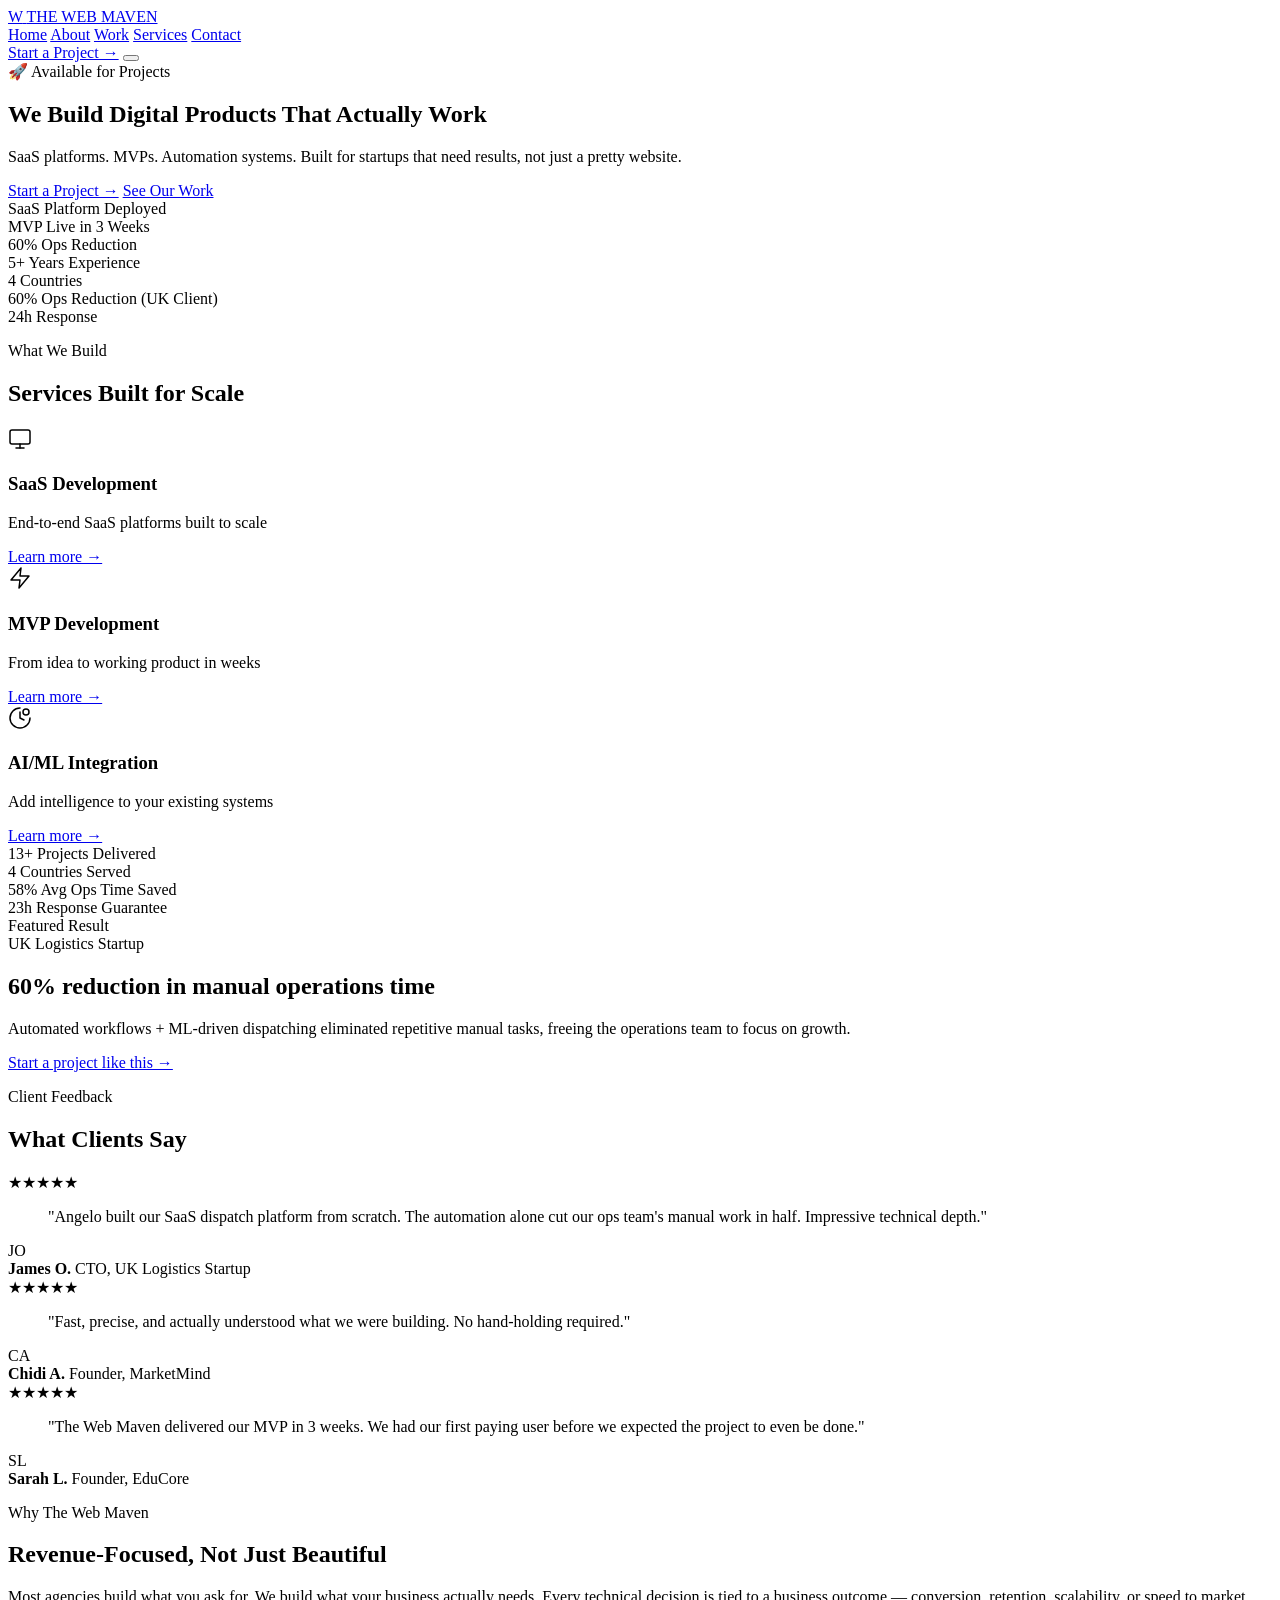
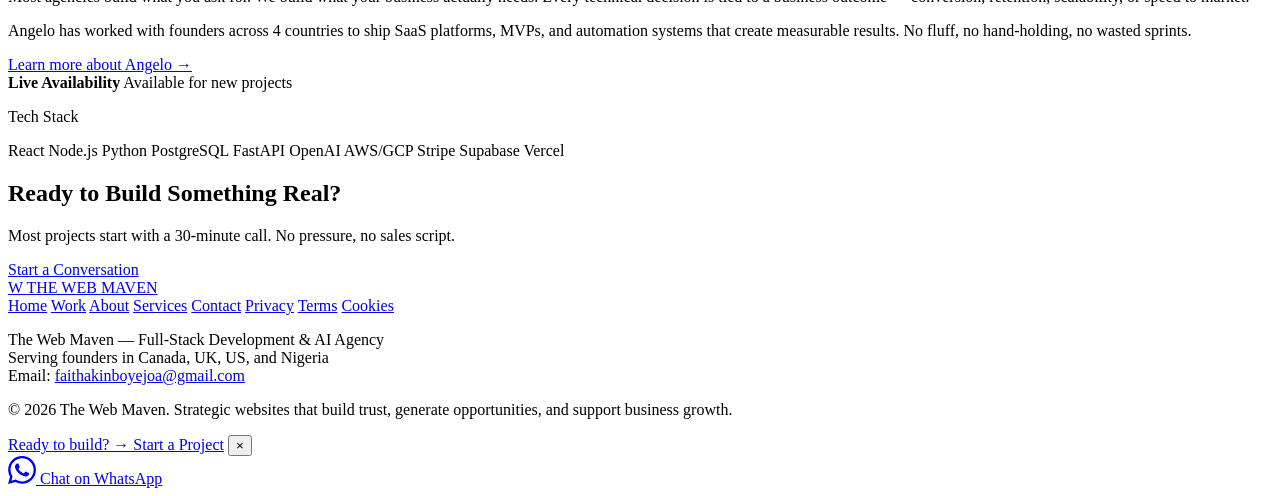
<file: index.html>
<!doctype html>
<html lang="en">
<head>
  <meta charset="UTF-8">
  <meta name="viewport" content="width=device-width, initial-scale=1.0">

  <!-- SEO: Title & Description -->
  <title>SaaS &amp; MVP Development Agency for Startups | The Web Maven</title>
  <meta name="description" content="We build SaaS products, MVPs, and custom web platforms that drive real business outcomes. Full-stack development agency serving startups in the UK, Canada, USA, and Nigeria.">
  <meta name="robots" content="index, follow">

  <!-- SEO: Canonical -->
  <link rel="canonical" href="https://thewebmavenhq.com/" />

  <!-- Open Graph -->
  <meta property="og:type" content="website" />
  <meta property="og:url" content="https://thewebmavenhq.com/" />
  <meta property="og:title" content="SaaS &amp; MVP Development Agency for Startups | The Web Maven" />
  <meta property="og:description" content="We build SaaS products, MVPs, and custom web platforms that drive real business outcomes." />
  <meta property="og:image" content="https://thewebmavenhq.com/assets/og-image.jpg" />
  <meta property="og:image:width" content="1200">
  <meta property="og:image:height" content="630">
  <meta property="og:site_name" content="The Web Maven">
  <meta property="og:locale" content="en_US">

  <!-- Twitter Card -->
  <meta name="twitter:card" content="summary_large_image" />
  <meta name="twitter:title" content="SaaS &amp; MVP Development Agency for Startups | The Web Maven" />
  <meta name="twitter:description" content="We build SaaS products, MVPs, and custom web platforms that drive real business outcomes." />
  <meta name="twitter:image" content="https://thewebmavenhq.com/assets/og-image.jpg" />

  <!-- JSON-LD: ProfessionalService + WebSite -->
  <script type="application/ld+json">
  {
    "@context": "https://schema.org",
    "@graph": [
      {
        "@type": "ProfessionalService",
        "name": "The Web Maven",
        "url": "https://thewebmavenhq.com",
        "description": "SaaS and MVP development agency for startups. Full-stack development, AI/ML integration, and automation workflows.",
        "founder": {
          "@type": "Person",
          "name": "Angelo",
          "jobTitle": "Full-Stack Developer & Founder",
          "sameAs": ["https://linkedin.com/in/faithakinolaboyejo", "https://github.com/Cyberangelo-King"]
        },
        "areaServed": ["Nigeria", "United Kingdom", "Canada", "United States"],
        "serviceType": ["SaaS Development", "MVP Development", "Web Development", "AI/ML Integration", "Automation Workflows"]
      },
      {
        "@type": "WebSite",
        "name": "The Web Maven",
        "url": "https://thewebmavenhq.com",
        "potentialAction": {
          "@type": "SearchAction",
          "target": "https://thewebmavenhq.com/?s={search_term_string}",
          "query-input": "required name=search_term_string"
        }
      }
    ]
  }
  </script>

  <!-- Fonts & Assets -->
  <link rel="preconnect" href="https://fonts.googleapis.com" />
  <link rel="preconnect" href="https://fonts.gstatic.com" crossorigin />
  <link href="https://fonts.googleapis.com/css2?family=Inter:wght@400;500;600;700;800&display=swap" rel="stylesheet" />
  <link rel="icon" type="image/svg+xml" href="favicon.svg" />
  <link rel="stylesheet" href="styles.css" />
  <meta name="theme-color" content="#0a0d14">
</head>
<body>
  <nav class="nav" aria-label="Main navigation">
    <a class="brand" href="index.html" aria-label="The Web Maven home">
      <span class="brand__mark">W<span class="brand__dot"></span></span>
      <span class="brand__text">THE WEB MAVEN</span>
    </a>
    <div class="nav__links" id="site-menu">
      <a class="active" href="index.html" aria-current="page">Home</a>
      <a href="about.html">About</a>
      <a href="work.html">Work</a>
      <a href="services.html">Services</a>
      <a href="contact.html">Contact</a>
    </div>
    <div class="nav__actions">
      <a class="btn btn--primary nav-cta" href="contact.html">Start a Project &#8594;</a>
      <button class="nav__toggle" type="button" aria-label="Toggle navigation" aria-expanded="false" aria-controls="site-menu">
        <span></span><span></span><span></span>
      </button>
    </div>
  </nav>

  <main>
    <!-- HERO -->
    <section class="hero" id="hero-section">
      <div class="hero__bg-grid" aria-hidden="true"></div>
      <div class="container hero__grid">
        <div class="hero__copy">
          <div class="hero__badge animate-on-scroll">
            <span class="badge-pulse"></span>
            &#x1F680; Available for Projects
          </div>
          <h1 class="animate-on-scroll">We Build Digital Products That Actually Work</h1>
          <p class="hero__sub animate-on-scroll">SaaS platforms. MVPs. Automation systems. Built for startups that need results, not just a pretty website.</p>
          <div class="hero__actions animate-on-scroll">
            <a class="btn btn--primary btn--lg" href="contact.html">Start a Project &#8594;</a>
            <a class="btn btn--ghost btn--lg" href="work.html">See Our Work</a>
          </div>
        </div>
        <div class="hero__visual" aria-hidden="true">
          <div class="hero-grid-canvas">
            <div class="grid-lines"></div>
            <div class="grid-glow"></div>
            <div class="floating-card floating-card--1">
              <span class="fc-dot fc-dot--green"></span>
              <span>SaaS Platform Deployed</span>
            </div>
            <div class="floating-card floating-card--2">
              <span class="fc-dot fc-dot--gold"></span>
              <span>MVP Live in 3 Weeks</span>
            </div>
            <div class="floating-card floating-card--3">
              <span class="fc-dot fc-dot--blue"></span>
              <span>60% Ops Reduction</span>
            </div>
          </div>
        </div>
      </div>

      <!-- Proof Pills -->
      <div class="container">
        <div class="proof-pills animate-on-scroll" aria-label="Key facts">
          <div class="proof-pill">5+ Years Experience</div>
          <div class="proof-pill">4 Countries</div>
          <div class="proof-pill">60% Ops Reduction (UK Client)</div>
          <div class="proof-pill">24h Response</div>
        </div>
      </div>
    </section>

    <!-- SERVICES SNAPSHOT -->
    <section class="section section--services">
      <div class="container">
        <div class="section-header animate-on-scroll">
          <p class="eyebrow">What We Build</p>
          <h2>Services Built for Scale</h2>
        </div>
        <div class="services-grid">
          <article class="service-card animate-on-scroll">
            <div class="service-card__icon">
              <svg xmlns="http://www.w3.org/2000/svg" width="24" height="24" viewBox="0 0 24 24" fill="none" stroke="currentColor" stroke-width="1.5" stroke-linecap="round" stroke-linejoin="round"><rect x="2" y="3" width="20" height="14" rx="2"/><line x1="8" y1="21" x2="16" y2="21"/><line x1="12" y1="17" x2="12" y2="21"/></svg>
            </div>
            <h3>SaaS Development</h3>
            <p>End-to-end SaaS platforms built to scale</p>
            <a class="service-card__link" href="services.html">Learn more &#8594;</a>
          </article>
          <article class="service-card animate-on-scroll">
            <div class="service-card__icon">
              <svg xmlns="http://www.w3.org/2000/svg" width="24" height="24" viewBox="0 0 24 24" fill="none" stroke="currentColor" stroke-width="1.5" stroke-linecap="round" stroke-linejoin="round"><polygon points="13 2 3 14 12 14 11 22 21 10 12 10 13 2"/></svg>
            </div>
            <h3>MVP Development</h3>
            <p>From idea to working product in weeks</p>
            <a class="service-card__link" href="services.html">Learn more &#8594;</a>
          </article>
          <article class="service-card animate-on-scroll">
            <div class="service-card__icon">
              <svg xmlns="http://www.w3.org/2000/svg" width="24" height="24" viewBox="0 0 24 24" fill="none" stroke="currentColor" stroke-width="1.5" stroke-linecap="round" stroke-linejoin="round"><path d="M12 2a10 10 0 1 0 10 10"/><path d="M12 6v6l4 2"/><circle cx="18" cy="6" r="3"/></svg>
            </div>
            <h3>AI/ML Integration</h3>
            <p>Add intelligence to your existing systems</p>
            <a class="service-card__link" href="services.html">Learn more &#8594;</a>
          </article>
        </div>
      </div>
    </section>

    <!-- STATS COUNTER -->
    <section class="section section--stats stats-section">
      <div class="container">
        <div class="stats-grid">
          <div class="stat-item animate-on-scroll">
            <span class="stat-number" data-target="13" data-suffix="+">0</span>
            <span class="stat-label">Projects Delivered</span>
          </div>
          <div class="stat-item animate-on-scroll">
            <span class="stat-number" data-target="4">0</span>
            <span class="stat-label">Countries Served</span>
          </div>
          <div class="stat-item animate-on-scroll">
            <span class="stat-number" data-target="60" data-suffix="%">0</span>
            <span class="stat-label">Avg Ops Time Saved</span>
          </div>
          <div class="stat-item animate-on-scroll">
            <span class="stat-number" data-target="24" data-suffix="h">0</span>
            <span class="stat-label">Response Guarantee</span>
          </div>
        </div>
      </div>
    </section>

    <!-- CASE STUDY CALLOUT -->
    <section class="section section--case-study">
      <div class="container">
        <div class="case-study-card animate-on-scroll">
          <div class="case-study-card__label">Featured Result</div>
          <div class="case-study-card__client">UK Logistics Startup</div>
          <h2 class="case-study-card__result">60% reduction in manual operations time</h2>
          <p class="case-study-card__how">Automated workflows + ML-driven dispatching eliminated repetitive manual tasks, freeing the operations team to focus on growth.</p>
          <a class="btn btn--primary" href="contact.html">Start a project like this &#8594;</a>
        </div>
      </div>
    </section>

    <!-- TESTIMONIALS -->
    <section class="section section--testimonials">
      <div class="container">
        <div class="section-header animate-on-scroll">
          <p class="eyebrow">Client Feedback</p>
          <h2>What Clients Say</h2>
        </div>
        <div class="testimonials-grid">
          <article class="testimonial-card animate-on-scroll">
            <div class="testimonial-stars" aria-label="5 out of 5 stars">
              <span aria-hidden="true">&#x2605;&#x2605;&#x2605;&#x2605;&#x2605;</span>
            </div>
            <blockquote>
              <p>"Angelo built our SaaS dispatch platform from scratch. The automation alone cut our ops team's manual work in half. Impressive technical depth."</p>
            </blockquote>
            <footer class="testimonial-author">
              <div class="testimonial-author__avatar" aria-hidden="true">JO</div>
              <div>
                <strong>James O.</strong>
                <span>CTO, UK Logistics Startup</span>
              </div>
            </footer>
          </article>
          <article class="testimonial-card animate-on-scroll">
            <div class="testimonial-stars" aria-label="5 out of 5 stars">
              <span aria-hidden="true">&#x2605;&#x2605;&#x2605;&#x2605;&#x2605;</span>
            </div>
            <blockquote>
              <p>"Fast, precise, and actually understood what we were building. No hand-holding required."</p>
            </blockquote>
            <footer class="testimonial-author">
              <div class="testimonial-author__avatar" aria-hidden="true">CA</div>
              <div>
                <strong>Chidi A.</strong>
                <span>Founder, MarketMind</span>
              </div>
            </footer>
          </article>
          <article class="testimonial-card animate-on-scroll">
            <div class="testimonial-stars" aria-label="5 out of 5 stars">
              <span aria-hidden="true">&#x2605;&#x2605;&#x2605;&#x2605;&#x2605;</span>
            </div>
            <blockquote>
              <p>"The Web Maven delivered our MVP in 3 weeks. We had our first paying user before we expected the project to even be done."</p>
            </blockquote>
            <footer class="testimonial-author">
              <div class="testimonial-author__avatar" aria-hidden="true">SL</div>
              <div>
                <strong>Sarah L.</strong>
                <span>Founder, EduCore</span>
              </div>
            </footer>
          </article>
        </div>
      </div>
    </section>

    <!-- WHY ANGELO -->
    <section class="section section--why">
      <div class="container">
        <div class="why-grid">
          <div class="why-copy animate-on-scroll">
            <p class="eyebrow">Why The Web Maven</p>
            <h2>Revenue-Focused, Not Just Beautiful</h2>
            <p>Most agencies build what you ask for. We build what your business actually needs. Every technical decision is tied to a business outcome &#8212; conversion, retention, scalability, or speed to market.</p>
            <p>Angelo has worked with founders across 4 countries to ship SaaS platforms, MVPs, and automation systems that create measurable results. No fluff, no hand-holding, no wasted sprints.</p>
            <a class="btn btn--ghost" href="about.html">Learn more about Angelo &#8594;</a>
          </div>
          <div class="why-right animate-on-scroll">
            <div class="availability-card">
              <span class="availability-dot"></span>
              <div>
                <strong>Live Availability</strong>
                <span>Available for new projects</span>
              </div>
            </div>
            <div class="tech-stack">
              <p class="tech-stack__label">Tech Stack</p>
              <div class="tech-badges">
                <span class="tech-badge">React</span>
                <span class="tech-badge">Node.js</span>
                <span class="tech-badge">Python</span>
                <span class="tech-badge">PostgreSQL</span>
                <span class="tech-badge">FastAPI</span>
                <span class="tech-badge">OpenAI</span>
                <span class="tech-badge">AWS/GCP</span>
                <span class="tech-badge">Stripe</span>
                <span class="tech-badge">Supabase</span>
                <span class="tech-badge">Vercel</span>
              </div>
            </div>
          </div>
        </div>
      </div>
    </section>

    <!-- FINAL CTA -->
    <section class="section section--final-cta">
      <div class="container">
        <div class="final-cta animate-on-scroll">
          <h2>Ready to Build Something Real?</h2>
          <p>Most projects start with a 30-minute call. No pressure, no sales script.</p>
          <a class="btn btn--primary btn--lg" href="contact.html">Start a Conversation</a>
        </div>
      </div>
    </section>
  </main>

  <footer class="footer">
    <div class="container footer__grid">
      <a class="brand" href="index.html">
        <span class="brand__mark">W<span class="brand__dot"></span></span>
        <span class="brand__text">THE WEB MAVEN</span>
      </a>
      <nav class="footer__links" aria-label="Footer navigation">
        <a href="index.html">Home</a>
        <a href="work.html">Work</a>
        <a href="about.html">About</a>
        <a href="services.html">Services</a>
        <a href="contact.html">Contact</a>
        <a href="privacy-policy.html">Privacy</a>
        <a href="terms-of-service.html">Terms</a>
        <a href="cookie-policy.html">Cookies</a>
      </nav>
      <p>The Web Maven &mdash; Full-Stack Development &amp; AI Agency<br>
      Serving founders in Canada, UK, US, and Nigeria<br>
      Email: <a href="mailto:faithakinboyejoa@gmail.com">faithakinboyejoa@gmail.com</a></p>
      <p>&copy; <span data-year></span> The Web Maven. Strategic websites that build trust, generate opportunities, and support business growth.</p>
    </div>
  </footer>

  <!-- Mobile Sticky CTA Bar -->
  <div class="sticky-cta-bar" id="sticky-cta-bar" aria-live="polite" role="complementary">
    <a href="contact.html" class="sticky-cta-bar__link">Ready to build? &#8594; Start a Project</a>
    <button class="sticky-cta-bar__close" aria-label="Close">&times;</button>
  </div>

  <!-- Floating WhatsApp Button -->
  <a class="whatsapp-btn" href="https://wa.me/2348079617768?text=Hi%20Angelo%2C%20I%27d%20like%20to%20discuss%20a%20project" target="_blank" rel="noopener noreferrer" aria-label="Chat on WhatsApp">
    <svg xmlns="http://www.w3.org/2000/svg" width="28" height="28" viewBox="0 0 24 24" fill="currentColor" aria-hidden="true"><path d="M17.472 14.382c-.297-.149-1.758-.867-2.03-.967-.273-.099-.471-.148-.67.15-.197.297-.767.966-.94 1.164-.173.199-.347.223-.644.075-.297-.15-1.255-.463-2.39-1.475-.883-.788-1.48-1.761-1.653-2.059-.173-.297-.018-.458.13-.606.134-.133.298-.347.446-.52.149-.174.198-.298.298-.497.099-.198.05-.371-.025-.52-.075-.149-.669-1.612-.916-2.207-.242-.579-.487-.5-.669-.51a12.8 12.8 0 0 0-.57-.01c-.198 0-.52.074-.792.372-.272.297-1.04 1.016-1.04 2.479 0 1.462 1.065 2.875 1.213 3.074.149.198 2.096 3.2 5.077 4.487.709.306 1.262.489 1.694.625.712.227 1.36.195 1.871.118.571-.085 1.758-.719 2.006-1.413.248-.694.248-1.289.173-1.413-.074-.124-.272-.198-.57-.347m-5.421 7.403h-.004a9.87 9.87 0 0 1-5.031-1.378l-.361-.214-3.741.982.998-3.648-.235-.374a9.86 9.86 0 0 1-1.51-5.26c.001-5.45 4.436-9.884 9.888-9.884 2.64 0 5.122 1.03 6.988 2.898a9.825 9.825 0 0 1 2.893 6.994c-.003 5.45-4.437 9.884-9.885 9.884m8.413-18.297A11.815 11.815 0 0 0 12.05 0C5.495 0 .16 5.335.157 11.892c0 2.096.547 4.142 1.588 5.945L.057 24l6.305-1.654a11.882 11.882 0 0 0 5.683 1.448h.005c6.554 0 11.89-5.335 11.893-11.893a11.821 11.821 0 0 0-3.48-8.413z"/></svg>
    <span class="whatsapp-btn__tooltip">Chat on WhatsApp</span>
  </a>

  <script src="main.js" defer></script>
  <script src="assets/enhancements.js" defer></script>
</body>
</html>
</file>
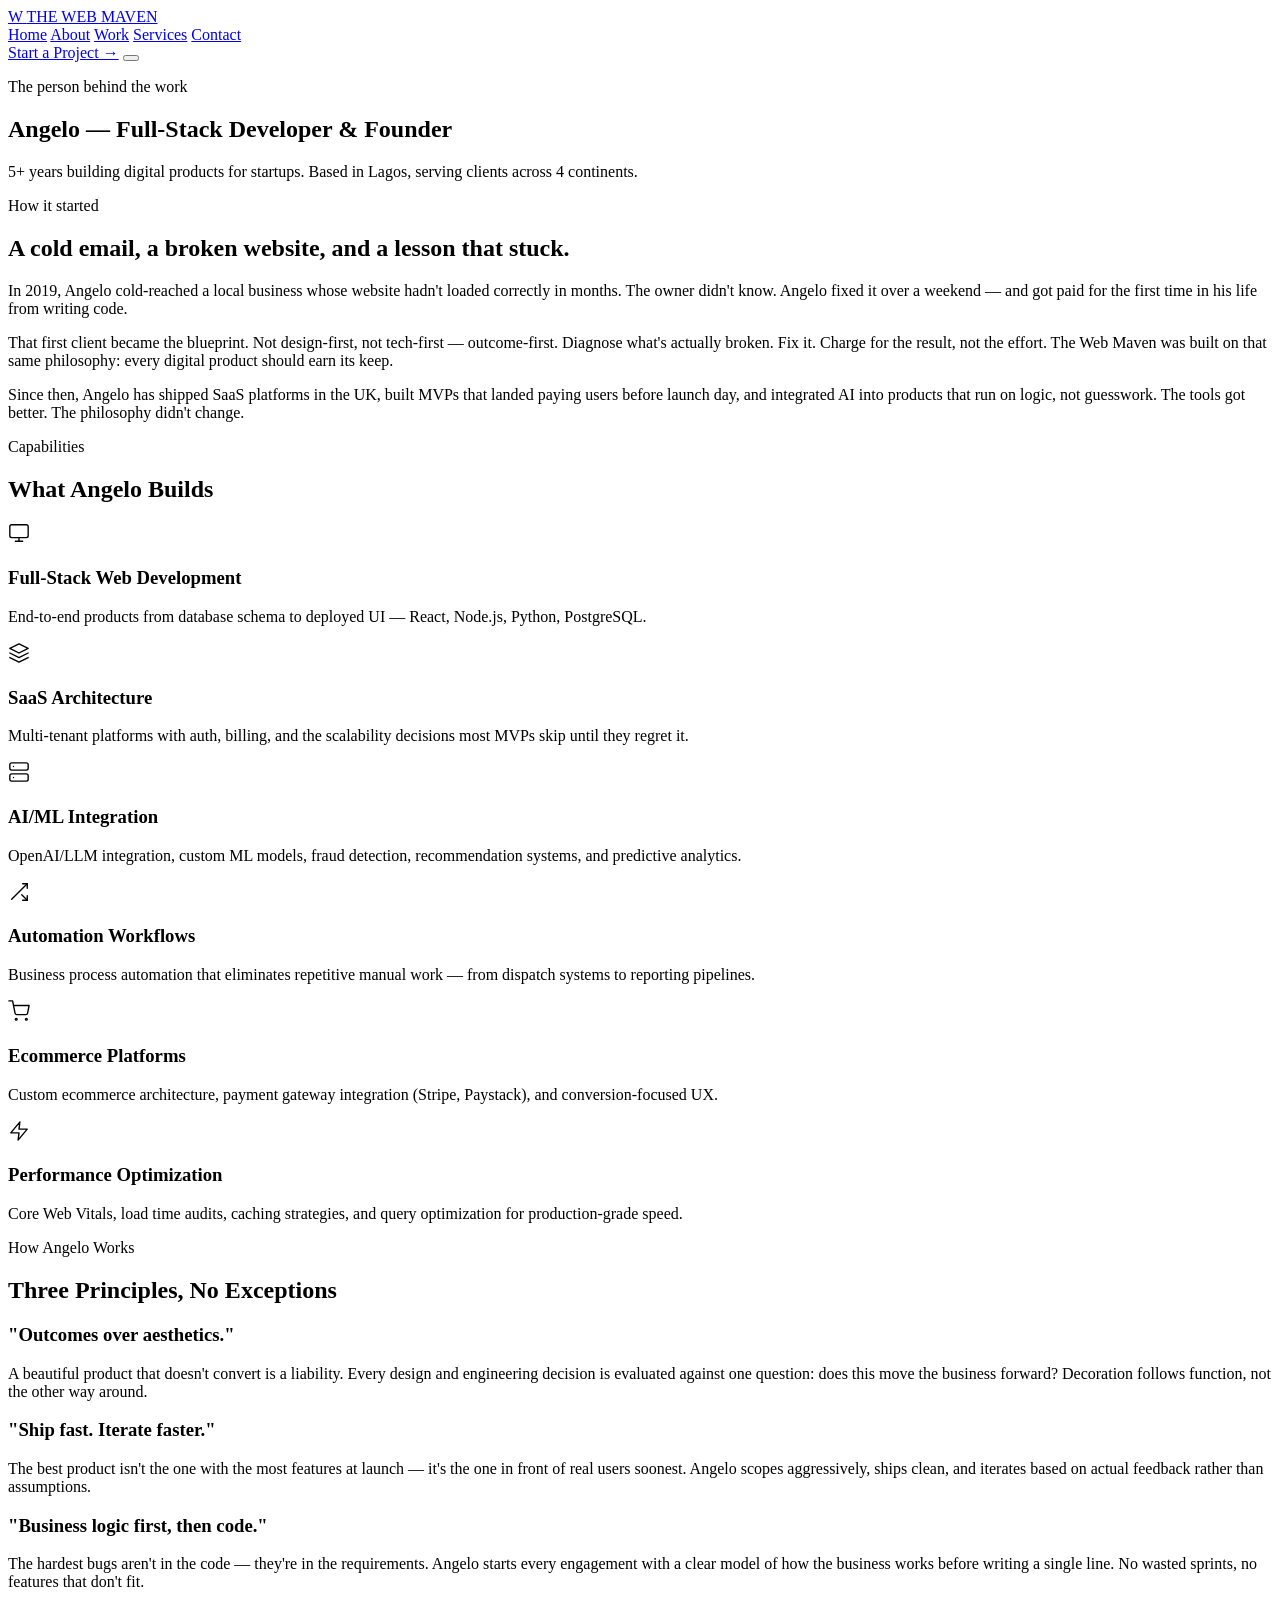
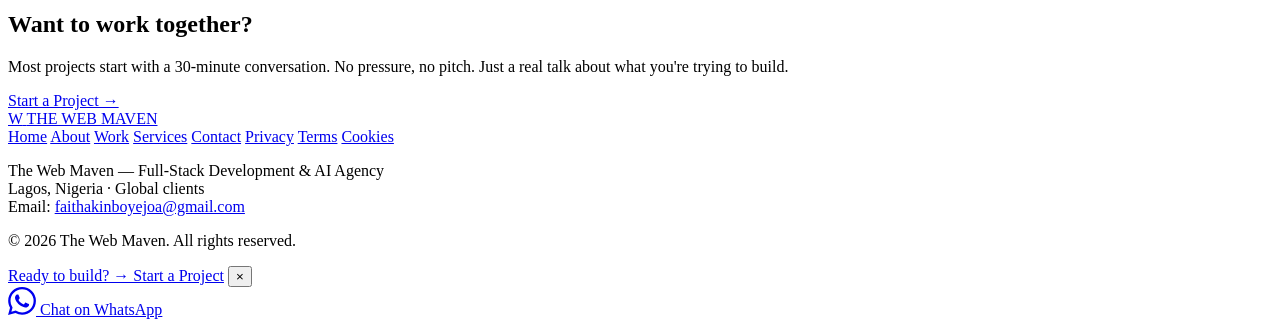
<file: about.html>
<!doctype html>
<html lang="en">
<head>
  <meta charset="UTF-8">
  <meta name="viewport" content="width=device-width, initial-scale=1.0">

  <!-- SEO: Title & Description -->
  <title>About Angelo — Full-Stack Developer &amp; SaaS Builder | The Web Maven</title>
  <meta name="description" content="5+ years building digital products that convert. Angelo is a full-stack developer and AI/ML specialist helping startups ship products that grow.">
  <meta name="robots" content="index, follow">

  <!-- SEO: Canonical -->
  <link rel="canonical" href="https://thewebmavenhq.com/about.html" />

  <!-- Open Graph -->
  <meta property="og:type" content="website" />
  <meta property="og:url" content="https://thewebmavenhq.com/about.html" />
  <meta property="og:title" content="About Angelo — Full-Stack Developer &amp; SaaS Builder | The Web Maven" />
  <meta property="og:description" content="5+ years building digital products that convert. Angelo is a full-stack developer and AI/ML specialist helping startups ship products that grow." />
  <meta property="og:image" content="https://thewebmavenhq.com/assets/og-image.jpg" />
  <meta property="og:image:width" content="1200">
  <meta property="og:image:height" content="630">
  <meta property="og:site_name" content="The Web Maven">
  <meta property="og:locale" content="en_US">

  <!-- Twitter Card -->
  <meta name="twitter:card" content="summary_large_image" />
  <meta name="twitter:title" content="About Angelo — Full-Stack Developer &amp; SaaS Builder | The Web Maven" />
  <meta name="twitter:description" content="5+ years building digital products that convert. Angelo is a full-stack developer and AI/ML specialist helping startups ship products that grow." />
  <meta name="twitter:image" content="https://thewebmavenhq.com/assets/og-image.jpg" />

  <!-- JSON-LD: Person + ProfessionalService -->
  <script type="application/ld+json">
  {
    "@context": "https://schema.org",
    "@graph": [
      {
        "@type": "Person",
        "name": "Angelo",
        "jobTitle": "Full-Stack Developer & Founder",
        "url": "https://thewebmavenhq.com/about.html",
        "description": "Full-stack developer and AI/ML specialist with 5+ years building SaaS platforms, MVPs, and automation systems for startups.",
        "sameAs": ["https://linkedin.com/in/faithakinolaboyejo", "https://github.com/Cyberangelo-King"],
        "knowsAbout": ["SaaS Development", "MVP Development", "AI/ML Integration", "Automation Workflows", "Web Development"]
      },
      {
        "@type": "ProfessionalService",
        "name": "The Web Maven",
        "url": "https://thewebmavenhq.com",
        "founder": {
          "@type": "Person",
          "name": "Angelo"
        },
        "areaServed": ["Nigeria", "United Kingdom", "Canada", "United States"]
      }
    ]
  }
  </script>

  <!-- Fonts & Assets -->
  <link rel="preconnect" href="https://fonts.googleapis.com" />
  <link rel="preconnect" href="https://fonts.gstatic.com" crossorigin />
  <link href="https://fonts.googleapis.com/css2?family=Inter:wght@400;500;600;700;800&display=swap" rel="stylesheet" />
  <link rel="icon" type="image/svg+xml" href="favicon.svg" />
  <link rel="stylesheet" href="styles.css" />
  <meta name="theme-color" content="#0a0d14">
</head>
<body>
  <nav class="nav" aria-label="Main navigation">
    <a class="brand" href="index.html" aria-label="The Web Maven home">
      <span class="brand__mark">W<span class="brand__dot"></span></span>
      <span class="brand__text">THE WEB MAVEN</span>
    </a>
    <div class="nav__links" id="site-menu">
      <a href="index.html">Home</a>
      <a class="active" href="about.html" aria-current="page">About</a>
      <a href="work.html">Work</a>
      <a href="services.html">Services</a>
      <a href="contact.html">Contact</a>
    </div>
    <div class="nav__actions">
      <a class="btn btn--primary nav-cta" href="contact.html">Start a Project &#8594;</a>
      <button class="nav__toggle" type="button" aria-label="Toggle navigation" aria-expanded="false" aria-controls="site-menu">
        <span></span><span></span><span></span>
      </button>
    </div>
  </nav>

  <main>
    <!-- PAGE HERO -->
    <section class="page-hero about-page-hero">
      <div class="container">
        <p class="eyebrow">The person behind the work</p>
        <h1>Angelo — Full-Stack Developer &amp; Founder</h1>
        <p class="lead">5+ years building digital products for startups. Based in Lagos, serving clients across 4 continents.</p>
      </div>
    </section>

    <!-- ORIGIN STORY -->
    <section class="section section--origin">
      <div class="container">
        <div class="origin-layout animate-on-scroll">
          <div class="origin-prose">
            <p class="eyebrow">How it started</p>
            <h2>A cold email, a broken website, and a lesson that stuck.</h2>
            <div class="prose-block">
              <p>In 2019, Angelo cold-reached a local business whose website hadn't loaded correctly in months. The owner didn't know. Angelo fixed it over a weekend — and got paid for the first time in his life from writing code.</p>
              <p>That first client became the blueprint. Not design-first, not tech-first — outcome-first. Diagnose what's actually broken. Fix it. Charge for the result, not the effort. The Web Maven was built on that same philosophy: every digital product should earn its keep.</p>
              <p>Since then, Angelo has shipped SaaS platforms in the UK, built MVPs that landed paying users before launch day, and integrated AI into products that run on logic, not guesswork. The tools got better. The philosophy didn't change.</p>
            </div>
          </div>
        </div>
      </div>
    </section>

    <!-- SKILLS GRID -->
    <section class="section section--skills">
      <div class="container">
        <div class="section-header animate-on-scroll">
          <p class="eyebrow">Capabilities</p>
          <h2>What Angelo Builds</h2>
        </div>
        <div class="skills-grid-6">
          <article class="skill-card-lg animate-on-scroll">
            <div class="skill-card-lg__icon">
              <svg xmlns="http://www.w3.org/2000/svg" width="22" height="22" viewBox="0 0 24 24" fill="none" stroke="currentColor" stroke-width="1.5" stroke-linecap="round" stroke-linejoin="round" aria-hidden="true"><rect x="2" y="3" width="20" height="14" rx="2"/><line x1="8" y1="21" x2="16" y2="21"/><line x1="12" y1="17" x2="12" y2="21"/></svg>
            </div>
            <h3>Full-Stack Web Development</h3>
            <p>End-to-end products from database schema to deployed UI — React, Node.js, Python, PostgreSQL.</p>
          </article>
          <article class="skill-card-lg animate-on-scroll">
            <div class="skill-card-lg__icon">
              <svg xmlns="http://www.w3.org/2000/svg" width="22" height="22" viewBox="0 0 24 24" fill="none" stroke="currentColor" stroke-width="1.5" stroke-linecap="round" stroke-linejoin="round" aria-hidden="true"><path d="M12 2L2 7l10 5 10-5-10-5z"/><path d="M2 17l10 5 10-5"/><path d="M2 12l10 5 10-5"/></svg>
            </div>
            <h3>SaaS Architecture</h3>
            <p>Multi-tenant platforms with auth, billing, and the scalability decisions most MVPs skip until they regret it.</p>
          </article>
          <article class="skill-card-lg animate-on-scroll">
            <div class="skill-card-lg__icon">
              <svg xmlns="http://www.w3.org/2000/svg" width="22" height="22" viewBox="0 0 24 24" fill="none" stroke="currentColor" stroke-width="1.5" stroke-linecap="round" stroke-linejoin="round" aria-hidden="true"><rect x="2" y="2" width="20" height="8" rx="2"/><rect x="2" y="14" width="20" height="8" rx="2"/><line x1="6" y1="6" x2="6.01" y2="6"/><line x1="6" y1="18" x2="6.01" y2="18"/></svg>
            </div>
            <h3>AI/ML Integration</h3>
            <p>OpenAI/LLM integration, custom ML models, fraud detection, recommendation systems, and predictive analytics.</p>
          </article>
          <article class="skill-card-lg animate-on-scroll">
            <div class="skill-card-lg__icon">
              <svg xmlns="http://www.w3.org/2000/svg" width="22" height="22" viewBox="0 0 24 24" fill="none" stroke="currentColor" stroke-width="1.5" stroke-linecap="round" stroke-linejoin="round" aria-hidden="true"><polyline points="16 3 21 3 21 8"/><line x1="4" y1="20" x2="21" y2="3"/><polyline points="21 16 21 21 16 21"/><line x1="15" y1="15" x2="21" y2="21"/></svg>
            </div>
            <h3>Automation Workflows</h3>
            <p>Business process automation that eliminates repetitive manual work — from dispatch systems to reporting pipelines.</p>
          </article>
          <article class="skill-card-lg animate-on-scroll">
            <div class="skill-card-lg__icon">
              <svg xmlns="http://www.w3.org/2000/svg" width="22" height="22" viewBox="0 0 24 24" fill="none" stroke="currentColor" stroke-width="1.5" stroke-linecap="round" stroke-linejoin="round" aria-hidden="true"><circle cx="9" cy="21" r="1"/><circle cx="20" cy="21" r="1"/><path d="M1 1h4l2.68 13.39a2 2 0 0 0 2 1.61h9.72a2 2 0 0 0 2-1.61L23 6H6"/></svg>
            </div>
            <h3>Ecommerce Platforms</h3>
            <p>Custom ecommerce architecture, payment gateway integration (Stripe, Paystack), and conversion-focused UX.</p>
          </article>
          <article class="skill-card-lg animate-on-scroll">
            <div class="skill-card-lg__icon">
              <svg xmlns="http://www.w3.org/2000/svg" width="22" height="22" viewBox="0 0 24 24" fill="none" stroke="currentColor" stroke-width="1.5" stroke-linecap="round" stroke-linejoin="round" aria-hidden="true"><path d="M13 2L3 14h9l-1 8 10-12h-9l1-8z"/></svg>
            </div>
            <h3>Performance Optimization</h3>
            <p>Core Web Vitals, load time audits, caching strategies, and query optimization for production-grade speed.</p>
          </article>
        </div>
      </div>
    </section>

    <!-- PHILOSOPHY -->
    <section class="section section--philosophy">
      <div class="container">
        <div class="section-header animate-on-scroll">
          <p class="eyebrow">How Angelo Works</p>
          <h2>Three Principles, No Exceptions</h2>
        </div>
        <div class="philosophy-grid">
          <div class="philosophy-item animate-on-scroll">
            <h3 class="philosophy-item__statement">"Outcomes over aesthetics."</h3>
            <p>A beautiful product that doesn't convert is a liability. Every design and engineering decision is evaluated against one question: does this move the business forward? Decoration follows function, not the other way around.</p>
          </div>
          <div class="philosophy-item animate-on-scroll">
            <h3 class="philosophy-item__statement">"Ship fast. Iterate faster."</h3>
            <p>The best product isn't the one with the most features at launch — it's the one in front of real users soonest. Angelo scopes aggressively, ships clean, and iterates based on actual feedback rather than assumptions.</p>
          </div>
          <div class="philosophy-item animate-on-scroll">
            <h3 class="philosophy-item__statement">"Business logic first, then code."</h3>
            <p>The hardest bugs aren't in the code — they're in the requirements. Angelo starts every engagement with a clear model of how the business works before writing a single line. No wasted sprints, no features that don't fit.</p>
          </div>
        </div>
      </div>
    </section>

    <!-- CTA -->
    <section class="section section--final-cta">
      <div class="container">
        <div class="final-cta animate-on-scroll">
          <h2>Want to work together?</h2>
          <p>Most projects start with a 30-minute conversation. No pressure, no pitch. Just a real talk about what you're trying to build.</p>
          <a class="btn btn--primary btn--lg" href="contact.html">Start a Project &#8594;</a>
        </div>
      </div>
    </section>
  </main>

  <footer class="footer">
    <div class="container footer__grid">
      <a class="brand" href="index.html">
        <span class="brand__mark">W<span class="brand__dot"></span></span>
        <span class="brand__text">THE WEB MAVEN</span>
      </a>
      <nav class="footer__links" aria-label="Footer navigation">
        <a href="index.html">Home</a>
        <a href="about.html">About</a>
        <a href="work.html">Work</a>
        <a href="services.html">Services</a>
        <a href="contact.html">Contact</a>
        <a href="privacy-policy.html">Privacy</a>
        <a href="terms-of-service.html">Terms</a>
        <a href="cookie-policy.html">Cookies</a>
      </nav>
      <p>The Web Maven &mdash; Full-Stack Development &amp; AI Agency<br>
      Lagos, Nigeria &middot; Global clients<br>
      Email: <a href="mailto:faithakinboyejoa@gmail.com">faithakinboyejoa@gmail.com</a></p>
      <p>&copy; <span data-year></span> The Web Maven. All rights reserved.</p>
    </div>
  </footer>

  <!-- Mobile Sticky CTA Bar -->
  <div class="sticky-cta-bar" id="sticky-cta-bar" aria-live="polite" role="complementary">
    <a href="contact.html" class="sticky-cta-bar__link">Ready to build? &#8594; Start a Project</a>
    <button class="sticky-cta-bar__close" aria-label="Close">&times;</button>
  </div>

  <!-- Floating WhatsApp Button -->
  <a class="whatsapp-btn" href="https://wa.me/2348079617768?text=Hi%20Angelo%2C%20I%27d%20like%20to%20discuss%20a%20project" target="_blank" rel="noopener noreferrer" aria-label="Chat on WhatsApp">
    <svg xmlns="http://www.w3.org/2000/svg" width="28" height="28" viewBox="0 0 24 24" fill="currentColor" aria-hidden="true"><path d="M17.472 14.382c-.297-.149-1.758-.867-2.03-.967-.273-.099-.471-.148-.67.15-.197.297-.767.966-.94 1.164-.173.199-.347.223-.644.075-.297-.15-1.255-.463-2.39-1.475-.883-.788-1.48-1.761-1.653-2.059-.173-.297-.018-.458.13-.606.134-.133.298-.347.446-.52.149-.174.198-.298.298-.497.099-.198.05-.371-.025-.52-.075-.149-.669-1.612-.916-2.207-.242-.579-.487-.5-.669-.51a12.8 12.8 0 0 0-.57-.01c-.198 0-.52.074-.792.372-.272.297-1.04 1.016-1.04 2.479 0 1.462 1.065 2.875 1.213 3.074.149.198 2.096 3.2 5.077 4.487.709.306 1.262.489 1.694.625.712.227 1.36.195 1.871.118.571-.085 1.758-.719 2.006-1.413.248-.694.248-1.289.173-1.413-.074-.124-.272-.198-.57-.347m-5.421 7.403h-.004a9.87 9.87 0 0 1-5.031-1.378l-.361-.214-3.741.982.998-3.648-.235-.374a9.86 9.86 0 0 1-1.51-5.26c.001-5.45 4.436-9.884 9.888-9.884 2.64 0 5.122 1.03 6.988 2.898a9.825 9.825 0 0 1 2.893 6.994c-.003 5.45-4.437 9.884-9.885 9.884m8.413-18.297A11.815 11.815 0 0 0 12.05 0C5.495 0 .16 5.335.157 11.892c0 2.096.547 4.142 1.588 5.945L.057 24l6.305-1.654a11.882 11.882 0 0 0 5.683 1.448h.005c6.554 0 11.89-5.335 11.893-11.893a11.821 11.821 0 0 0-3.48-8.413z"/></svg>
    <span class="whatsapp-btn__tooltip">Chat on WhatsApp</span>
  </a>

  <script src="assets/enhancements.js" defer></script>
</body>
</html>
</file>
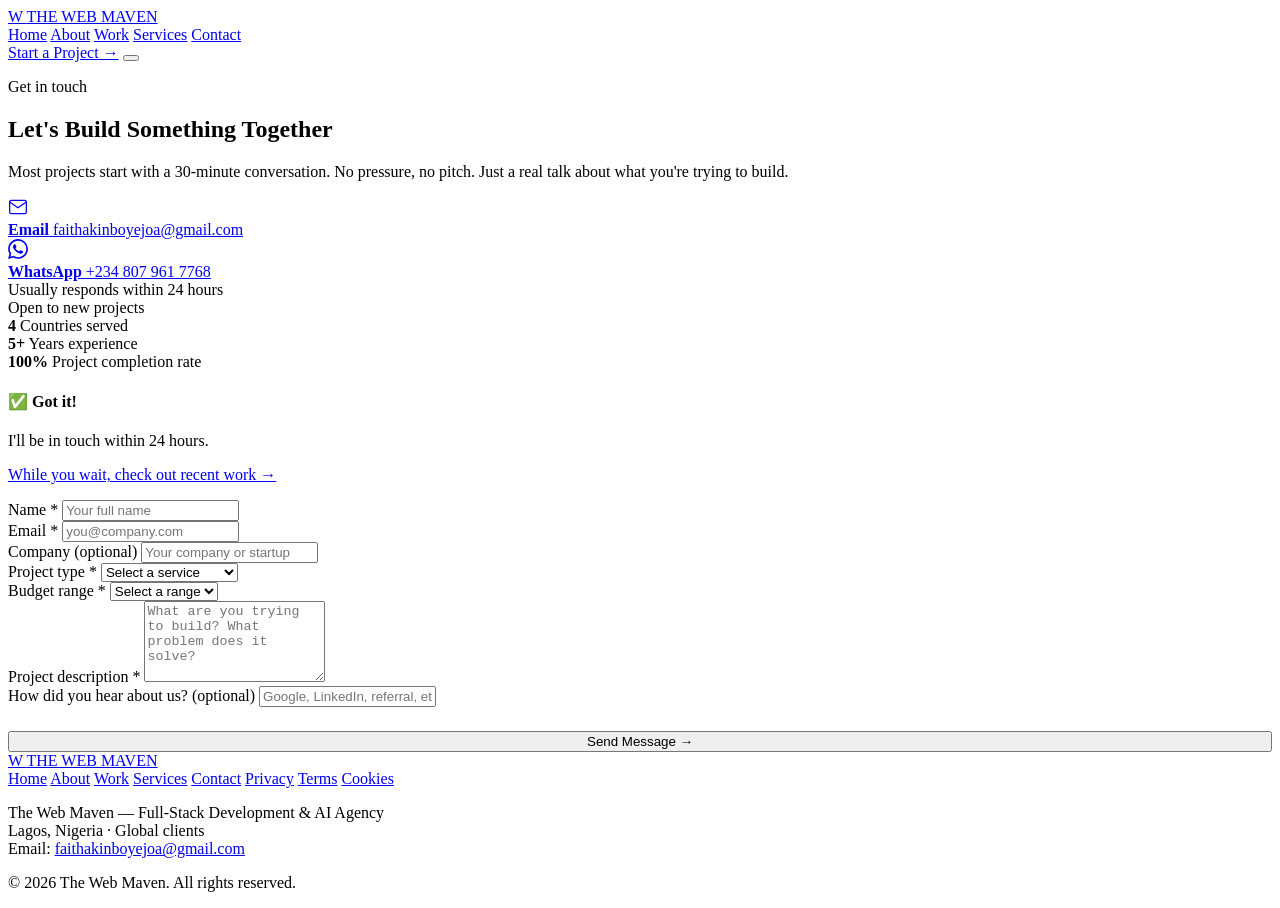
<file: contact.html>
<!doctype html>
<html lang="en">
<head>
  <meta charset="UTF-8">
  <meta name="viewport" content="width=device-width, initial-scale=1.0">

  <!-- SEO: Title & Description -->
  <title>Start a Project — The Web Maven</title>
  <meta name="description" content="Ready to build? Tell us about your project. SaaS, MVP, web development, AI/ML integration — we respond within 24 hours.">
  <meta name="robots" content="index, follow">

  <!-- SEO: Canonical -->
  <link rel="canonical" href="https://thewebmavenhq.com/contact.html" />

  <!-- Open Graph -->
  <meta property="og:type" content="website" />
  <meta property="og:url" content="https://thewebmavenhq.com/contact.html" />
  <meta property="og:title" content="Start a Project — The Web Maven" />
  <meta property="og:description" content="Ready to build? Tell us about your project. SaaS, MVP, web development, AI/ML integration — we respond within 24 hours." />
  <meta property="og:image" content="https://thewebmavenhq.com/assets/og-image.jpg" />
  <meta property="og:image:width" content="1200">
  <meta property="og:image:height" content="630">
  <meta property="og:site_name" content="The Web Maven">
  <meta property="og:locale" content="en_US">

  <!-- Twitter Card -->
  <meta name="twitter:card" content="summary_large_image" />
  <meta name="twitter:title" content="Start a Project — The Web Maven" />
  <meta name="twitter:description" content="Ready to build? Tell us about your project. SaaS, MVP, web development, AI/ML integration — we respond within 24 hours." />
  <meta name="twitter:image" content="https://thewebmavenhq.com/assets/og-image.jpg" />

  <!-- JSON-LD -->
  <script type="application/ld+json">
  {
    "@context": "https://schema.org",
    "@type": "ContactPage",
    "name": "Contact — The Web Maven",
    "url": "https://thewebmavenhq.com/contact.html",
    "description": "Start a project with The Web Maven. SaaS, MVP, web development, AI/ML integration.",
    "mainEntity": {
      "@type": "Organization",
      "name": "The Web Maven",
      "email": "faithakinboyejoa@gmail.com",
      "url": "https://thewebmavenhq.com",
      "address": {
        "@type": "PostalAddress",
        "addressLocality": "Lagos",
        "addressCountry": "NG"
      }
    }
  }
  </script>

  <!-- Fonts & Assets -->
  <link rel="preconnect" href="https://fonts.googleapis.com" />
  <link rel="preconnect" href="https://fonts.gstatic.com" crossorigin />
  <link href="https://fonts.googleapis.com/css2?family=Inter:wght@400;500;600;700;800&display=swap" rel="stylesheet" />
  <link rel="icon" type="image/svg+xml" href="favicon.svg" />
  <link rel="stylesheet" href="styles.css" />
  <meta name="theme-color" content="#0a0d14">
</head>
<body>
  <nav class="nav" aria-label="Main navigation">
    <a class="brand" href="index.html" aria-label="The Web Maven home">
      <span class="brand__mark">W<span class="brand__dot"></span></span>
      <span class="brand__text">THE WEB MAVEN</span>
    </a>
    <div class="nav__links" id="site-menu">
      <a href="index.html">Home</a>
      <a href="about.html">About</a>
      <a href="work.html">Work</a>
      <a href="services.html">Services</a>
      <a class="active" href="contact.html" aria-current="page">Contact</a>
    </div>
    <div class="nav__actions">
      <a class="btn btn--primary nav-cta" href="contact.html">Start a Project &#8594;</a>
      <button class="nav__toggle" type="button" aria-label="Toggle navigation" aria-expanded="false" aria-controls="site-menu">
        <span></span><span></span><span></span>
      </button>
    </div>
  </nav>

  <main>
    <!-- PAGE HERO -->
    <section class="page-hero contact-page-hero">
      <div class="container">
        <p class="eyebrow">Get in touch</p>
        <h1>Let's Build Something Together</h1>
        <p class="lead">Most projects start with a 30-minute conversation. No pressure, no pitch. Just a real talk about what you're trying to build.</p>
      </div>
    </section>

    <!-- CONTACT SECTION -->
    <section class="section section--contact">
      <div class="container">
        <div class="contact-grid">

          <!-- Left: Contact info -->
          <div class="contact-info">
            <div class="contact-methods">
              <a class="contact-method" href="mailto:faithakinboyejoa@gmail.com">
                <div class="contact-method__icon" aria-hidden="true">
                  <svg xmlns="http://www.w3.org/2000/svg" width="20" height="20" viewBox="0 0 24 24" fill="none" stroke="currentColor" stroke-width="1.5" stroke-linecap="round" stroke-linejoin="round"><path d="M4 4h16c1.1 0 2 .9 2 2v12c0 1.1-.9 2-2 2H4c-1.1 0-2-.9-2-2V6c0-1.1.9-2 2-2z"/><polyline points="22,6 12,13 2,6"/></svg>
                </div>
                <div>
                  <strong>Email</strong>
                  <span>faithakinboyejoa@gmail.com</span>
                </div>
              </a>
              <a class="contact-method" href="https://wa.me/2348079617768?text=Hi%20Angelo%2C%20I%27d%20like%20to%20discuss%20a%20project" target="_blank" rel="noopener noreferrer">
                <div class="contact-method__icon" aria-hidden="true">
                  <svg xmlns="http://www.w3.org/2000/svg" width="20" height="20" viewBox="0 0 24 24" fill="currentColor"><path d="M17.472 14.382c-.297-.149-1.758-.867-2.03-.967-.273-.099-.471-.148-.67.15-.197.297-.767.966-.94 1.164-.173.199-.347.223-.644.075-.297-.15-1.255-.463-2.39-1.475-.883-.788-1.48-1.761-1.653-2.059-.173-.297-.018-.458.13-.606.134-.133.298-.347.446-.52.149-.174.198-.298.298-.497.099-.198.05-.371-.025-.52-.075-.149-.669-1.612-.916-2.207-.242-.579-.487-.5-.669-.51a12.8 12.8 0 0 0-.57-.01c-.198 0-.52.074-.792.372-.272.297-1.04 1.016-1.04 2.479 0 1.462 1.065 2.875 1.213 3.074.149.198 2.096 3.2 5.077 4.487.709.306 1.262.489 1.694.625.712.227 1.36.195 1.871.118.571-.085 1.758-.719 2.006-1.413.248-.694.248-1.289.173-1.413-.074-.124-.272-.198-.57-.347m-5.421 7.403h-.004a9.87 9.87 0 0 1-5.031-1.378l-.361-.214-3.741.982.998-3.648-.235-.374a9.86 9.86 0 0 1-1.51-5.26c.001-5.45 4.436-9.884 9.888-9.884 2.64 0 5.122 1.03 6.988 2.898a9.825 9.825 0 0 1 2.893 6.994c-.003 5.45-4.437 9.884-9.885 9.884m8.413-18.297A11.815 11.815 0 0 0 12.05 0C5.495 0 .16 5.335.157 11.892c0 2.096.547 4.142 1.588 5.945L.057 24l6.305-1.654a11.882 11.882 0 0 0 5.683 1.448h.005c6.554 0 11.89-5.335 11.893-11.893a11.821 11.821 0 0 0-3.48-8.413z"/></svg>
                </div>
                <div>
                  <strong>WhatsApp</strong>
                  <span>+234 807 961 7768</span>
                </div>
              </a>
            </div>

            <div class="contact-trust-badges">
              <div class="contact-availability">
                <span class="availability-pulse" aria-hidden="true"></span>
                <span>Usually responds within 24 hours</span>
              </div>
              <div class="contact-status-badge">
                <span class="status-badge status-badge--open">Open to new projects</span>
              </div>
              <div class="contact-trust-stats">
                <div class="trust-stat">
                  <strong>4</strong>
                  <span>Countries served</span>
                </div>
                <div class="trust-stat">
                  <strong>5+</strong>
                  <span>Years experience</span>
                </div>
                <div class="trust-stat">
                  <strong>100%</strong>
                  <span>Project completion rate</span>
                </div>
              </div>
            </div>
          </div>

          <!-- Right: Contact form -->
          <div class="form-panel">
            <!-- Success state (hidden by default) -->
            <div class="form-success" id="form-success" aria-live="polite" role="status">
              <h4>&#9989; Got it!</h4>
              <p>I'll be in touch within 24 hours.</p>
              <p style="margin-top:12px;"><a href="work.html">While you wait, check out recent work &#8594;</a></p>
            </div>

            <form id="contact-form" action="https://formspree.io/f/mojopend" method="POST" novalidate>
              <div class="form-grid">
                <div class="field">
                  <label for="name">Name <span class="field-required" aria-label="required">*</span></label>
                  <input type="text" id="name" name="name" required autocomplete="name" placeholder="Your full name">
                  <span class="field-error" id="name-error" role="alert" aria-live="polite"></span>
                </div>
                <div class="field">
                  <label for="email">Email <span class="field-required" aria-label="required">*</span></label>
                  <input type="email" id="email" name="email" required autocomplete="email" placeholder="you@company.com">
                  <span class="field-error" id="email-error" role="alert" aria-live="polite"></span>
                </div>
                <div class="field field--full">
                  <label for="company">Company <span class="field-optional">(optional)</span></label>
                  <input type="text" id="company" name="company" autocomplete="organization" placeholder="Your company or startup">
                </div>
                <div class="field field--full">
                  <label for="project-type">Project type <span class="field-required" aria-label="required">*</span></label>
                  <select id="project-type" name="project_type" required>
                    <option value="" disabled selected>Select a service</option>
                    <option value="SaaS Development">SaaS Development</option>
                    <option value="MVP Development">MVP Development</option>
                    <option value="Web Development">Web Development</option>
                    <option value="AI/ML Integration">AI/ML Integration</option>
                    <option value="Automation">Automation</option>
                    <option value="Ecommerce">Ecommerce</option>
                    <option value="Other">Other</option>
                  </select>
                  <span class="field-error" id="project-type-error" role="alert" aria-live="polite"></span>
                </div>
                <div class="field field--full">
                  <label for="budget">Budget range <span class="field-required" aria-label="required">*</span></label>
                  <select id="budget" name="budget" required>
                    <option value="" disabled selected>Select a range</option>
                    <option value="Under $2k">Under $2k</option>
                    <option value="$2k–$5k">$2k–$5k</option>
                    <option value="$5k–$15k">$5k–$15k</option>
                    <option value="$15k+">$15k+</option>
                    <option value="Let's talk">Let's talk</option>
                  </select>
                  <span class="field-error" id="budget-error" role="alert" aria-live="polite"></span>
                </div>
                <div class="field field--full">
                  <label for="description">Project description <span class="field-required" aria-label="required">*</span></label>
                  <textarea id="description" name="description" required rows="5" minlength="20" placeholder="What are you trying to build? What problem does it solve?"></textarea>
                  <span class="field-error" id="description-error" role="alert" aria-live="polite"></span>
                </div>
                <div class="field field--full">
                  <label for="referral">How did you hear about us? <span class="field-optional">(optional)</span></label>
                  <input type="text" id="referral" name="referral" placeholder="Google, LinkedIn, referral, etc.">
                </div>
              </div>
              <button type="submit" class="btn btn--primary btn--lg contact-submit" id="submit-btn" style="margin-top:1.5rem;width:100%;">
                Send Message &#8594;
              </button>
            </form>
          </div>

        </div>
      </div>
    </section>
  </main>

  <footer class="footer">
    <div class="container footer__grid">
      <a class="brand" href="index.html">
        <span class="brand__mark">W<span class="brand__dot"></span></span>
        <span class="brand__text">THE WEB MAVEN</span>
      </a>
      <nav class="footer__links" aria-label="Footer navigation">
        <a href="index.html">Home</a>
        <a href="about.html">About</a>
        <a href="work.html">Work</a>
        <a href="services.html">Services</a>
        <a href="contact.html">Contact</a>
        <a href="privacy-policy.html">Privacy</a>
        <a href="terms-of-service.html">Terms</a>
        <a href="cookie-policy.html">Cookies</a>
      </nav>
      <p>The Web Maven &mdash; Full-Stack Development &amp; AI Agency<br>
      Lagos, Nigeria &middot; Global clients<br>
      Email: <a href="mailto:faithakinboyejoa@gmail.com">faithakinboyejoa@gmail.com</a></p>
      <p>&copy; <span data-year></span> The Web Maven. All rights reserved.</p>
    </div>
  </footer>

  <script src="assets/enhancements.js" defer></script>

  <!-- Contact form — page-specific JS -->
  <script defer>
  (function () {
    'use strict';

    var form = document.getElementById('contact-form');
    var successEl = document.getElementById('form-success');
    var submitBtn = document.getElementById('submit-btn');

    if (!form) return;

    function showError(fieldId, message) {
      var errorEl = document.getElementById(fieldId + '-error');
      var inputEl = document.getElementById(fieldId);
      if (errorEl) errorEl.textContent = message;
      if (inputEl) {
        inputEl.setAttribute('aria-invalid', 'true');
        inputEl.style.borderColor = 'rgba(239,68,68,0.7)';
      }
    }

    function clearError(fieldId) {
      var errorEl = document.getElementById(fieldId + '-error');
      var inputEl = document.getElementById(fieldId);
      if (errorEl) errorEl.textContent = '';
      if (inputEl) {
        inputEl.removeAttribute('aria-invalid');
        inputEl.style.borderColor = '';
      }
    }

    function validateForm() {
      var valid = true;

      var name = document.getElementById('name');
      var email = document.getElementById('email');
      var projectType = document.getElementById('project-type');
      var budget = document.getElementById('budget');
      var description = document.getElementById('description');

      clearError('name');
      clearError('email');
      clearError('project-type');
      clearError('budget');
      clearError('description');

      if (!name.value.trim()) {
        showError('name', 'Please enter your name.');
        valid = false;
      }

      if (!email.value.trim()) {
        showError('email', 'Please enter your email address.');
        valid = false;
      } else if (!/^[^\s@]+@[^\s@]+\.[^\s@]+$/.test(email.value.trim())) {
        showError('email', 'Please enter a valid email address.');
        valid = false;
      }

      if (!projectType.value) {
        showError('project-type', 'Please select a project type.');
        valid = false;
      }

      if (!budget.value) {
        showError('budget', 'Please select a budget range.');
        valid = false;
      }

      if (!description.value.trim()) {
        showError('description', 'Please describe your project.');
        valid = false;
      } else if (description.value.trim().length < 20) {
        showError('description', 'Please provide at least 20 characters.');
        valid = false;
      }

      return valid;
    }

    form.addEventListener('submit', function (e) {
      e.preventDefault();

      if (!validateForm()) return;

      submitBtn.disabled = true;
      submitBtn.textContent = 'Sending…';

      var data = new FormData(form);

      fetch(form.action, {
        method: 'POST',
        body: data,
        headers: { 'Accept': 'application/json' }
      })
      .then(function (response) {
        if (response.ok) {
          form.style.display = 'none';
          successEl.style.display = 'block';
          successEl.classList.add('visible');
        } else {
          return response.json().then(function (data) {
            throw new Error(data.error || 'Submission failed. Please try again.');
          });
        }
      })
      .catch(function (err) {
        submitBtn.disabled = false;
        submitBtn.textContent = 'Send Message →';
        var generalErr = document.getElementById('description-error');
        if (generalErr) generalErr.textContent = err.message || 'Something went wrong. Please email us directly.';
      });
    });

    // Live validation on blur
    ['name', 'email', 'project-type', 'budget', 'description'].forEach(function (id) {
      var el = document.getElementById(id);
      if (el) {
        el.addEventListener('blur', function () {
          if (el.value.trim()) clearError(id);
        });
      }
    });

  })();
  </script>
</body>
</html>
</file>
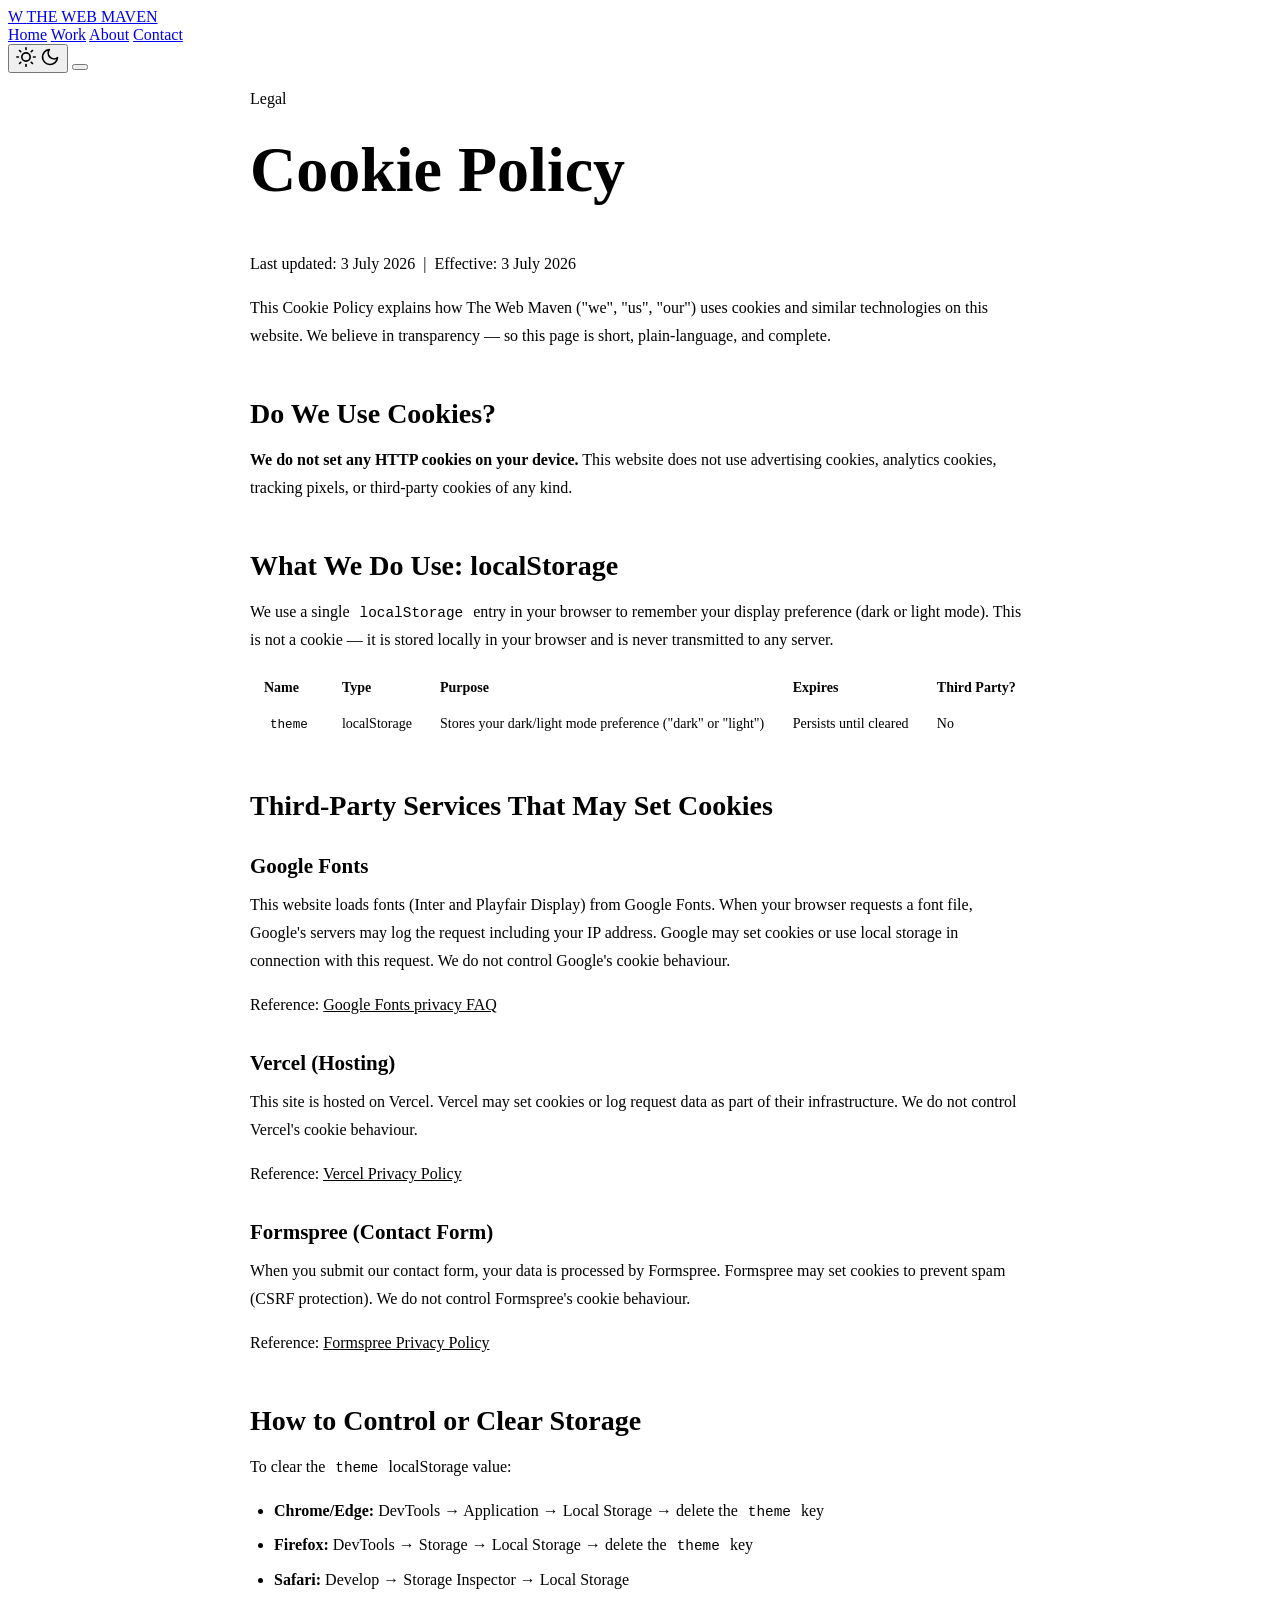
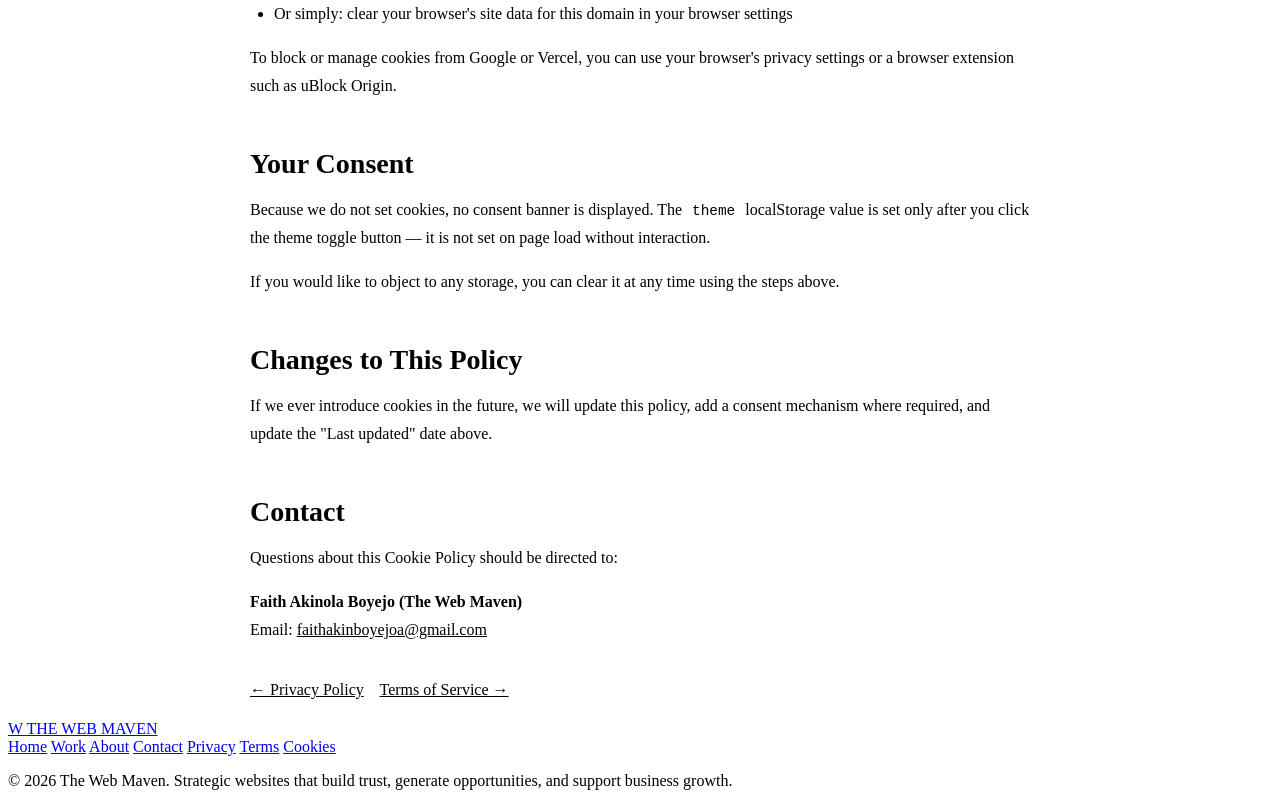
<file: cookie-policy.html>
<!doctype html>
<html lang="en">
<head>
  <meta charset="utf-8" />
  <meta name="viewport" content="width=device-width, initial-scale=1" />
  <title>Cookie Policy | The Web Maven</title>
  <meta name="description" content="Cookie Policy for The Web Maven — how and why we use cookies and localStorage on this website." />
  <meta name="robots" content="noindex, follow" />
  <link rel="canonical" href="https://thewebmavenhq.com/cookie-policy.html" />
  <link rel="preconnect" href="https://fonts.googleapis.com" />
  <link rel="preconnect" href="https://fonts.gstatic.com" crossorigin />
  <link href="https://fonts.googleapis.com/css2?family=Playfair+Display:wght@400;600;700&family=Inter:wght@400;500;650;750;850;900&display=swap" rel="stylesheet" />
  <link rel="icon" type="image/svg+xml" href="favicon.svg" />
  <link rel="stylesheet" href="styles.css" />
  <style>
    .legal-page { padding: calc(var(--nav-height) + 80px) 0 clamp(60px, 10vw, 120px); }
    .legal-content { max-width: 780px; margin-inline: auto; }
    .legal-content h1 { font-size: clamp(36px, 5vw, 64px); margin-top: 20px; }
    .legal-content h2 { font-size: clamp(20px, 2.4vw, 28px); margin-top: 48px; margin-bottom: 16px; }
    .legal-content h3 { font-size: clamp(17px, 1.8vw, 21px); margin-top: 32px; margin-bottom: 12px; }
    .legal-content p, .legal-content li { font-size: 16px; line-height: 1.75; margin-top: 12px; color: var(--body-color); }
    .legal-content ul { list-style: disc; padding-left: 24px; margin-top: 12px; }
    .legal-content ul li { margin-top: 6px; }
    .legal-content a { color: var(--brand-gold); text-decoration: underline; }
    .legal-meta { margin-top: 8px; font-size: 14px; color: var(--muted-color); }
    .cookie-table { width: 100%; border-collapse: collapse; margin-top: 16px; font-size: 14px; }
    .cookie-table th { background: var(--surface-card); text-align: left; padding: 10px 14px; border-bottom: 1px solid var(--line); }
    .cookie-table td { padding: 10px 14px; border-bottom: 1px solid var(--line); vertical-align: top; }
    code { background: var(--surface-card); padding: 2px 6px; border-radius: 4px; font-family: monospace; font-size: 0.9em; }
  </style>
</head>
<body>
  <nav class="nav" aria-label="Main navigation">
    <a class="brand" href="index.html" aria-label="The Web Maven home">
      <span class="brand__mark">W<span class="brand__dot"></span></span>
      <span class="brand__text">THE WEB MAVEN</span>
    </a>
    <div class="nav__links" id="site-menu">
      <a href="index.html">Home</a>
      <a href="work.html">Work</a>
      <a href="about.html">About</a>
      <a href="contact.html">Contact</a>
    </div>
    <div class="nav__actions">
      <button class="theme-toggle" type="button" aria-label="Toggle dark mode">
        <svg class="sun-icon" xmlns="http://www.w3.org/2000/svg" width="20" height="20" viewBox="0 0 24 24" fill="none" stroke="currentColor" stroke-width="2" stroke-linecap="round" stroke-linejoin="round"><circle cx="12" cy="12" r="5"></circle><line x1="12" y1="1" x2="12" y2="3"></line><line x1="12" y1="21" x2="12" y2="23"></line><line x1="4.22" y1="4.22" x2="5.64" y2="5.64"></line><line x1="18.36" y1="18.36" x2="19.78" y2="19.78"></line><line x1="1" y1="12" x2="3" y2="12"></line><line x1="21" y1="12" x2="23" y2="12"></line><line x1="4.22" y1="19.78" x2="5.64" y2="18.36"></line><line x1="18.36" y1="5.64" x2="19.78" y2="4.22"></line></svg>
        <svg class="moon-icon" xmlns="http://www.w3.org/2000/svg" width="20" height="20" viewBox="0 0 24 24" fill="none" stroke="currentColor" stroke-width="2" stroke-linecap="round" stroke-linejoin="round"><path d="M21 12.79A9 9 0 1 1 11.21 3 7 7 0 0 0 21 12.79z"></path></svg>
      </button>
      <button class="nav__toggle" type="button" aria-label="Toggle navigation" aria-expanded="false" aria-controls="site-menu">
        <span></span><span></span><span></span>
      </button>
    </div>
  </nav>

  <main>
    <div class="legal-page">
      <div class="container legal-content">
        <p class="eyebrow">Legal</p>
        <h1>Cookie Policy</h1>
        <p class="legal-meta">Last updated: 3 July 2026 &nbsp;|&nbsp; Effective: 3 July 2026</p>

        <p>This Cookie Policy explains how The Web Maven ("we", "us", "our") uses cookies and similar technologies on this website. We believe in transparency &#8212; so this page is short, plain-language, and complete.</p>

        <h2>Do We Use Cookies?</h2>
        <p><strong>We do not set any HTTP cookies on your device.</strong> This website does not use advertising cookies, analytics cookies, tracking pixels, or third-party cookies of any kind.</p>

        <h2>What We Do Use: localStorage</h2>
        <p>We use a single <code>localStorage</code> entry in your browser to remember your display preference (dark or light mode). This is not a cookie &#8212; it is stored locally in your browser and is never transmitted to any server.</p>

        <table class="cookie-table">
          <thead>
            <tr>
              <th>Name</th>
              <th>Type</th>
              <th>Purpose</th>
              <th>Expires</th>
              <th>Third Party?</th>
            </tr>
          </thead>
          <tbody>
            <tr>
              <td><code>theme</code></td>
              <td>localStorage</td>
              <td>Stores your dark/light mode preference ("dark" or "light")</td>
              <td>Persists until cleared</td>
              <td>No</td>
            </tr>
          </tbody>
        </table>

        <h2>Third-Party Services That May Set Cookies</h2>

        <h3>Google Fonts</h3>
        <p>This website loads fonts (Inter and Playfair Display) from Google Fonts. When your browser requests a font file, Google's servers may log the request including your IP address. Google may set cookies or use local storage in connection with this request. We do not control Google's cookie behaviour.</p>
        <p>Reference: <a href="https://fonts.google.com/about" target="_blank" rel="noopener noreferrer">Google Fonts privacy FAQ</a></p>

        <h3>Vercel (Hosting)</h3>
        <p>This site is hosted on Vercel. Vercel may set cookies or log request data as part of their infrastructure. We do not control Vercel's cookie behaviour.</p>
        <p>Reference: <a href="https://vercel.com/legal/privacy-policy" target="_blank" rel="noopener noreferrer">Vercel Privacy Policy</a></p>

        <h3>Formspree (Contact Form)</h3>
        <p>When you submit our contact form, your data is processed by Formspree. Formspree may set cookies to prevent spam (CSRF protection). We do not control Formspree's cookie behaviour.</p>
        <p>Reference: <a href="https://formspree.io/legal/privacy-policy" target="_blank" rel="noopener noreferrer">Formspree Privacy Policy</a></p>

        <h2>How to Control or Clear Storage</h2>
        <p>To clear the <code>theme</code> localStorage value:</p>
        <ul>
          <li><strong>Chrome/Edge:</strong> DevTools &#8594; Application &#8594; Local Storage &#8594; delete the <code>theme</code> key</li>
          <li><strong>Firefox:</strong> DevTools &#8594; Storage &#8594; Local Storage &#8594; delete the <code>theme</code> key</li>
          <li><strong>Safari:</strong> Develop &#8594; Storage Inspector &#8594; Local Storage</li>
          <li>Or simply: clear your browser's site data for this domain in your browser settings</li>
        </ul>
        <p>To block or manage cookies from Google or Vercel, you can use your browser's privacy settings or a browser extension such as uBlock Origin.</p>

        <h2>Your Consent</h2>
        <p>Because we do not set cookies, no consent banner is displayed. The <code>theme</code> localStorage value is set only after you click the theme toggle button &#8212; it is not set on page load without interaction.</p>
        <p>If you would like to object to any storage, you can clear it at any time using the steps above.</p>

        <h2>Changes to This Policy</h2>
        <p>If we ever introduce cookies in the future, we will update this policy, add a consent mechanism where required, and update the "Last updated" date above.</p>

        <h2>Contact</h2>
        <p>Questions about this Cookie Policy should be directed to:</p>
        <p>
          <strong>Faith Akinola Boyejo (The Web Maven)</strong><br>
          Email: <a href="mailto:faithakinboyejoa@gmail.com">faithakinboyejoa@gmail.com</a>
        </p>

        <p style="margin-top:32px;">
          <a href="privacy-policy.html">&larr; Privacy Policy</a> &nbsp;&nbsp;
          <a href="terms-of-service.html">Terms of Service &rarr;</a>
        </p>
      </div>
    </div>
  </main>

  <footer class="footer">
    <div class="container footer__grid">
      <a class="brand" href="index.html">
        <span class="brand__mark">W<span class="brand__dot"></span></span>
        <span class="brand__text">THE WEB MAVEN</span>
      </a>
      <nav class="footer__links" aria-label="Footer navigation">
        <a href="index.html">Home</a>
        <a href="work.html">Work</a>
        <a href="about.html">About</a>
        <a href="contact.html">Contact</a>
        <a href="privacy-policy.html">Privacy</a>
        <a href="terms-of-service.html">Terms</a>
        <a href="cookie-policy.html">Cookies</a>
      </nav>
      <p>&copy; <span data-year></span> The Web Maven. Strategic websites that build trust, generate opportunities, and support business growth.</p>
    </div>
  </footer>

  <script src="main.js" defer></script>
</body>
</html>
</file>
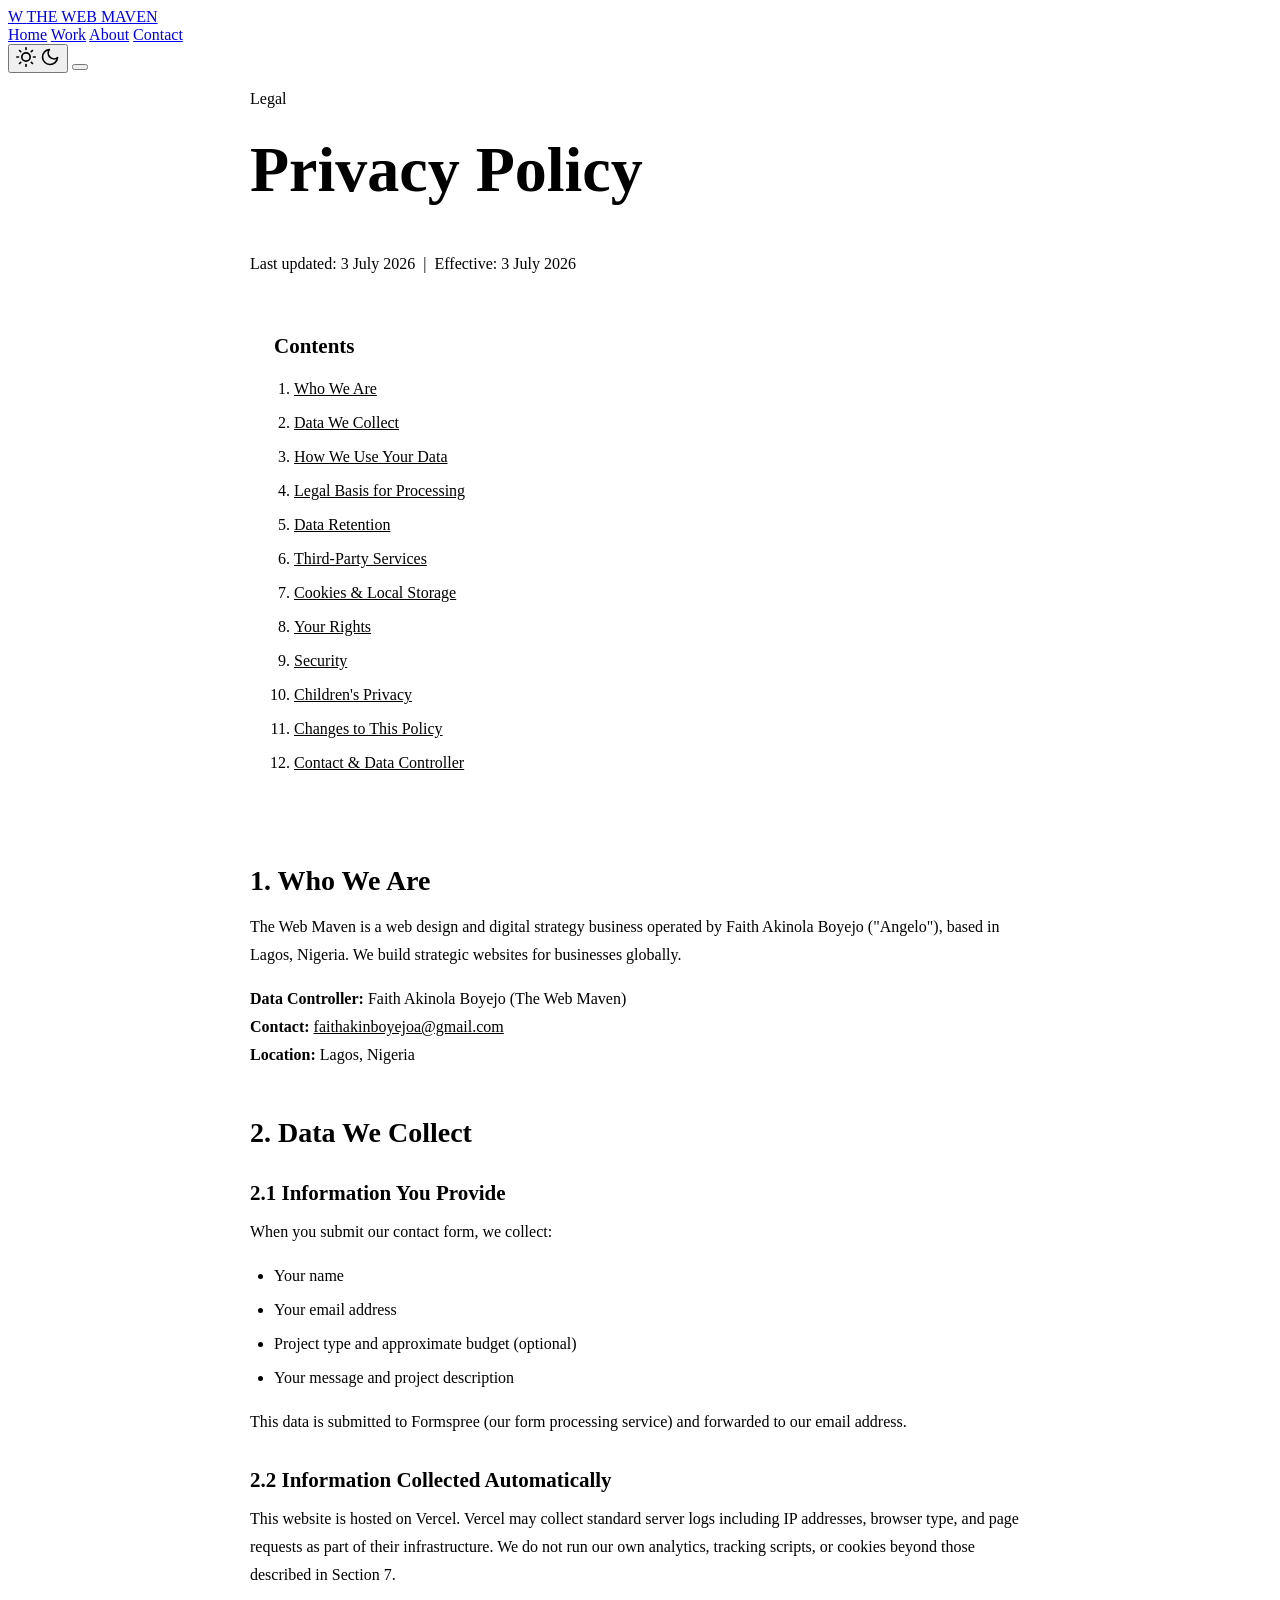
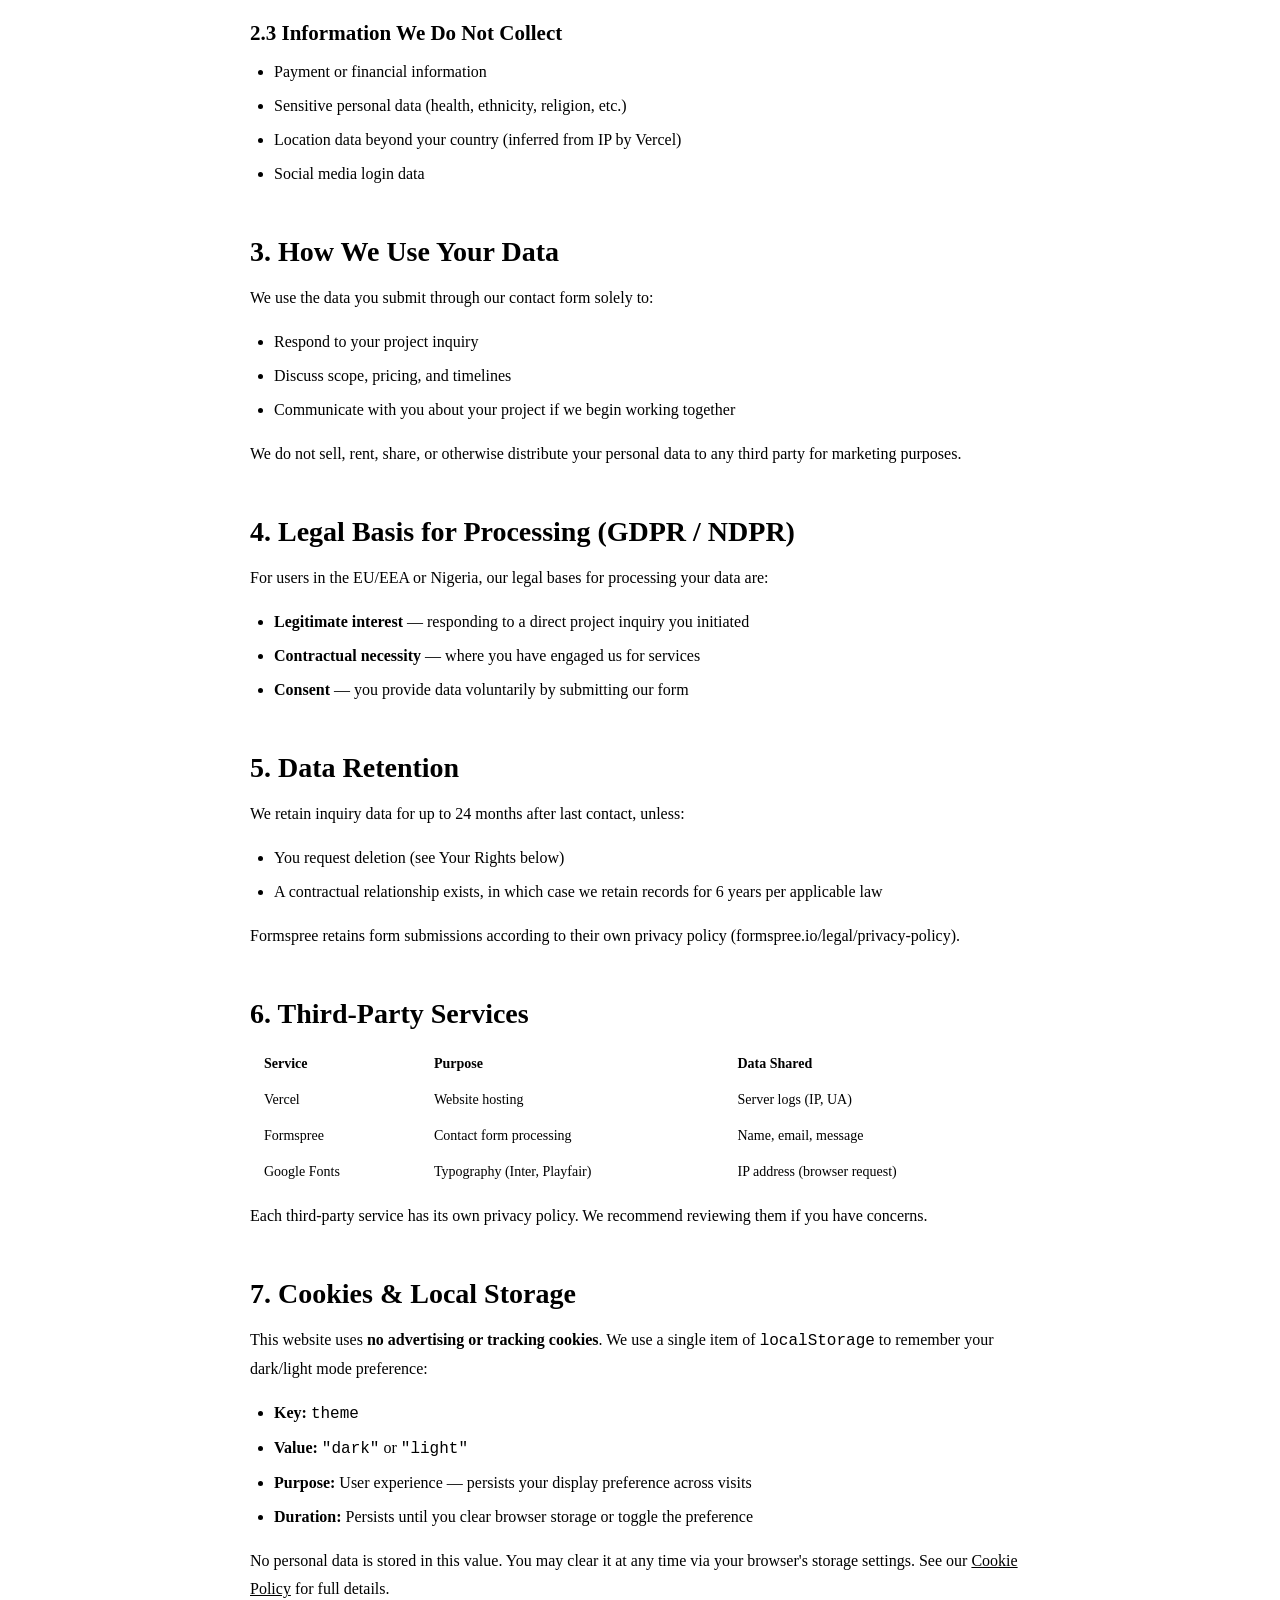
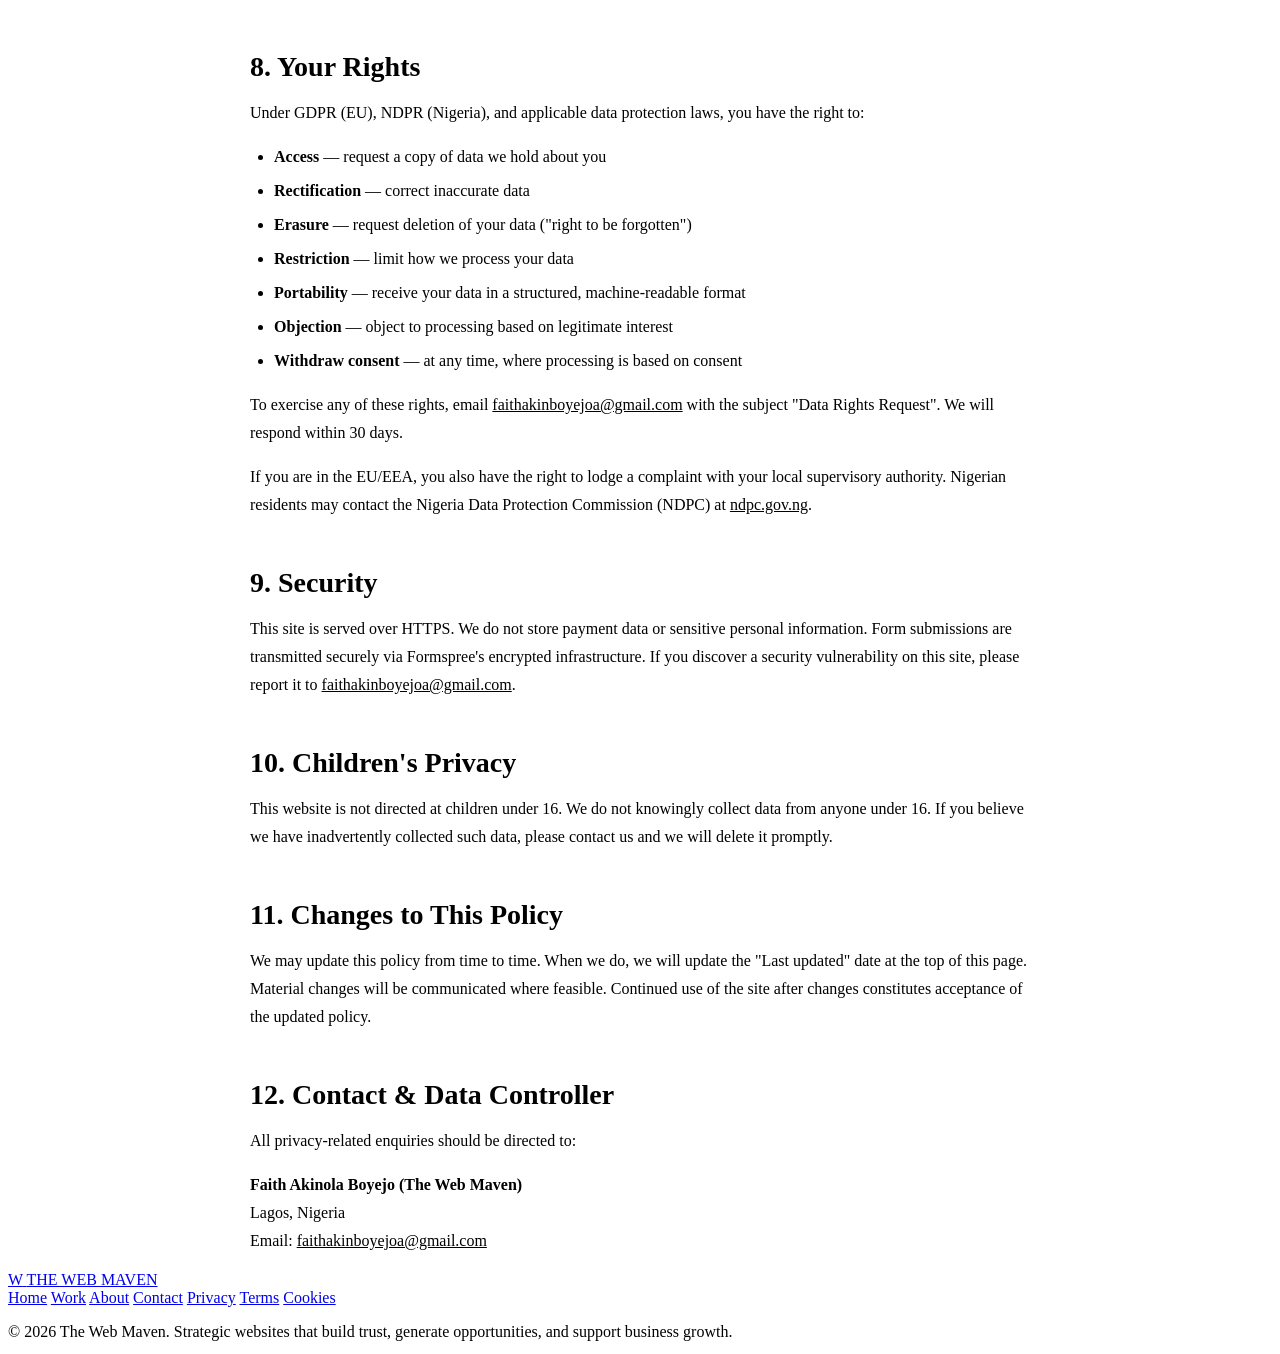
<file: privacy-policy.html>
<!doctype html>
<html lang="en">
<head>
  <meta charset="utf-8" />
  <meta name="viewport" content="width=device-width, initial-scale=1" />
  <title>Privacy Policy | The Web Maven</title>
  <meta name="description" content="Privacy Policy for The Web Maven — how we collect, use, and protect your personal data. GDPR and NDPR compliant." />
  <meta name="robots" content="noindex, follow" />
  <link rel="canonical" href="https://thewebmavenhq.com/privacy-policy.html" />
  <link rel="preconnect" href="https://fonts.googleapis.com" />
  <link rel="preconnect" href="https://fonts.gstatic.com" crossorigin />
  <link href="https://fonts.googleapis.com/css2?family=Playfair+Display:wght@400;600;700&family=Inter:wght@400;500;650;750;850;900&display=swap" rel="stylesheet" />
  <link rel="icon" type="image/svg+xml" href="favicon.svg" />
  <link rel="stylesheet" href="styles.css" />
  <style>
    .legal-page { padding: calc(var(--nav-height) + 80px) 0 clamp(60px, 10vw, 120px); }
    .legal-content { max-width: 780px; margin-inline: auto; }
    .legal-content h1 { font-size: clamp(36px, 5vw, 64px); margin-top: 20px; }
    .legal-content h2 { font-size: clamp(20px, 2.4vw, 28px); margin-top: 48px; margin-bottom: 16px; }
    .legal-content h3 { font-size: clamp(17px, 1.8vw, 21px); margin-top: 32px; margin-bottom: 12px; }
    .legal-content p, .legal-content li { font-size: 16px; line-height: 1.75; margin-top: 12px; color: var(--body-color); }
    .legal-content ul { list-style: disc; padding-left: 24px; margin-top: 12px; }
    .legal-content ul li { margin-top: 6px; }
    .legal-content a { color: var(--brand-gold); text-decoration: underline; }
    .legal-meta { margin-top: 8px; font-size: 14px; color: var(--muted-color); }
    .legal-toc { background: var(--surface-card); border: 1px solid var(--line); border-radius: var(--radius-md); padding: 24px; margin: 32px 0; }
    .legal-toc h3 { margin-top: 0; }
    .legal-toc ol { list-style: decimal; padding-left: 20px; }
    .legal-toc ol li { margin-top: 6px; }
  </style>
</head>
<body>
  <nav class="nav" aria-label="Main navigation">
    <a class="brand" href="index.html" aria-label="The Web Maven home">
      <span class="brand__mark">W<span class="brand__dot"></span></span>
      <span class="brand__text">THE WEB MAVEN</span>
    </a>
    <div class="nav__links" id="site-menu">
      <a href="index.html">Home</a>
      <a href="work.html">Work</a>
      <a href="about.html">About</a>
      <a href="contact.html">Contact</a>
    </div>
    <div class="nav__actions">
      <button class="theme-toggle" type="button" aria-label="Toggle dark mode">
        <svg class="sun-icon" xmlns="http://www.w3.org/2000/svg" width="20" height="20" viewBox="0 0 24 24" fill="none" stroke="currentColor" stroke-width="2" stroke-linecap="round" stroke-linejoin="round"><circle cx="12" cy="12" r="5"></circle><line x1="12" y1="1" x2="12" y2="3"></line><line x1="12" y1="21" x2="12" y2="23"></line><line x1="4.22" y1="4.22" x2="5.64" y2="5.64"></line><line x1="18.36" y1="18.36" x2="19.78" y2="19.78"></line><line x1="1" y1="12" x2="3" y2="12"></line><line x1="21" y1="12" x2="23" y2="12"></line><line x1="4.22" y1="19.78" x2="5.64" y2="18.36"></line><line x1="18.36" y1="5.64" x2="19.78" y2="4.22"></line></svg>
        <svg class="moon-icon" xmlns="http://www.w3.org/2000/svg" width="20" height="20" viewBox="0 0 24 24" fill="none" stroke="currentColor" stroke-width="2" stroke-linecap="round" stroke-linejoin="round"><path d="M21 12.79A9 9 0 1 1 11.21 3 7 7 0 0 0 21 12.79z"></path></svg>
      </button>
      <button class="nav__toggle" type="button" aria-label="Toggle navigation" aria-expanded="false" aria-controls="site-menu">
        <span></span><span></span><span></span>
      </button>
    </div>
  </nav>

  <main>
    <div class="legal-page">
      <div class="container legal-content">
        <p class="eyebrow">Legal</p>
        <h1>Privacy Policy</h1>
        <p class="legal-meta">Last updated: 3 July 2026 &nbsp;|&nbsp; Effective: 3 July 2026</p>

        <div class="legal-toc">
          <h3>Contents</h3>
          <ol>
            <li><a href="#who-we-are">Who We Are</a></li>
            <li><a href="#data-collected">Data We Collect</a></li>
            <li><a href="#how-we-use">How We Use Your Data</a></li>
            <li><a href="#legal-basis">Legal Basis for Processing</a></li>
            <li><a href="#data-retention">Data Retention</a></li>
            <li><a href="#third-parties">Third-Party Services</a></li>
            <li><a href="#cookies">Cookies &amp; Local Storage</a></li>
            <li><a href="#your-rights">Your Rights</a></li>
            <li><a href="#security">Security</a></li>
            <li><a href="#children">Children's Privacy</a></li>
            <li><a href="#changes">Changes to This Policy</a></li>
            <li><a href="#contact-dpo">Contact &amp; Data Controller</a></li>
          </ol>
        </div>

        <h2 id="who-we-are">1. Who We Are</h2>
        <p>The Web Maven is a web design and digital strategy business operated by Faith Akinola Boyejo ("Angelo"), based in Lagos, Nigeria. We build strategic websites for businesses globally.</p>
        <p><strong>Data Controller:</strong> Faith Akinola Boyejo (The Web Maven)<br>
        <strong>Contact:</strong> <a href="mailto:faithakinboyejoa@gmail.com">faithakinboyejoa@gmail.com</a><br>
        <strong>Location:</strong> Lagos, Nigeria</p>

        <h2 id="data-collected">2. Data We Collect</h2>
        <h3>2.1 Information You Provide</h3>
        <p>When you submit our contact form, we collect:</p>
        <ul>
          <li>Your name</li>
          <li>Your email address</li>
          <li>Project type and approximate budget (optional)</li>
          <li>Your message and project description</li>
        </ul>
        <p>This data is submitted to Formspree (our form processing service) and forwarded to our email address.</p>

        <h3>2.2 Information Collected Automatically</h3>
        <p>This website is hosted on Vercel. Vercel may collect standard server logs including IP addresses, browser type, and page requests as part of their infrastructure. We do not run our own analytics, tracking scripts, or cookies beyond those described in Section 7.</p>

        <h3>2.3 Information We Do Not Collect</h3>
        <ul>
          <li>Payment or financial information</li>
          <li>Sensitive personal data (health, ethnicity, religion, etc.)</li>
          <li>Location data beyond your country (inferred from IP by Vercel)</li>
          <li>Social media login data</li>
        </ul>

        <h2 id="how-we-use">3. How We Use Your Data</h2>
        <p>We use the data you submit through our contact form solely to:</p>
        <ul>
          <li>Respond to your project inquiry</li>
          <li>Discuss scope, pricing, and timelines</li>
          <li>Communicate with you about your project if we begin working together</li>
        </ul>
        <p>We do not sell, rent, share, or otherwise distribute your personal data to any third party for marketing purposes.</p>

        <h2 id="legal-basis">4. Legal Basis for Processing (GDPR / NDPR)</h2>
        <p>For users in the EU/EEA or Nigeria, our legal bases for processing your data are:</p>
        <ul>
          <li><strong>Legitimate interest</strong> &#8212; responding to a direct project inquiry you initiated</li>
          <li><strong>Contractual necessity</strong> &#8212; where you have engaged us for services</li>
          <li><strong>Consent</strong> &#8212; you provide data voluntarily by submitting our form</li>
        </ul>

        <h2 id="data-retention">5. Data Retention</h2>
        <p>We retain inquiry data for up to 24 months after last contact, unless:</p>
        <ul>
          <li>You request deletion (see Your Rights below)</li>
          <li>A contractual relationship exists, in which case we retain records for 6 years per applicable law</li>
        </ul>
        <p>Formspree retains form submissions according to their own privacy policy (formspree.io/legal/privacy-policy).</p>

        <h2 id="third-parties">6. Third-Party Services</h2>
        <table style="width:100%; border-collapse:collapse; margin-top:16px; font-size:14px;">
          <thead>
            <tr style="background:var(--surface-card); text-align:left;">
              <th style="padding:10px 14px; border-bottom:1px solid var(--line);">Service</th>
              <th style="padding:10px 14px; border-bottom:1px solid var(--line);">Purpose</th>
              <th style="padding:10px 14px; border-bottom:1px solid var(--line);">Data Shared</th>
            </tr>
          </thead>
          <tbody>
            <tr>
              <td style="padding:10px 14px; border-bottom:1px solid var(--line);">Vercel</td>
              <td style="padding:10px 14px; border-bottom:1px solid var(--line);">Website hosting</td>
              <td style="padding:10px 14px; border-bottom:1px solid var(--line);">Server logs (IP, UA)</td>
            </tr>
            <tr>
              <td style="padding:10px 14px; border-bottom:1px solid var(--line);">Formspree</td>
              <td style="padding:10px 14px; border-bottom:1px solid var(--line);">Contact form processing</td>
              <td style="padding:10px 14px; border-bottom:1px solid var(--line);">Name, email, message</td>
            </tr>
            <tr>
              <td style="padding:10px 14px; border-bottom:1px solid var(--line);">Google Fonts</td>
              <td style="padding:10px 14px; border-bottom:1px solid var(--line);">Typography (Inter, Playfair)</td>
              <td style="padding:10px 14px; border-bottom:1px solid var(--line);">IP address (browser request)</td>
            </tr>
          </tbody>
        </table>
        <p>Each third-party service has its own privacy policy. We recommend reviewing them if you have concerns.</p>

        <h2 id="cookies">7. Cookies &amp; Local Storage</h2>
        <p>This website uses <strong>no advertising or tracking cookies</strong>. We use a single item of <code>localStorage</code> to remember your dark/light mode preference:</p>
        <ul>
          <li><strong>Key:</strong> <code>theme</code></li>
          <li><strong>Value:</strong> <code>"dark"</code> or <code>"light"</code></li>
          <li><strong>Purpose:</strong> User experience &#8212; persists your display preference across visits</li>
          <li><strong>Duration:</strong> Persists until you clear browser storage or toggle the preference</li>
        </ul>
        <p>No personal data is stored in this value. You may clear it at any time via your browser's storage settings. See our <a href="cookie-policy.html">Cookie Policy</a> for full details.</p>

        <h2 id="your-rights">8. Your Rights</h2>
        <p>Under GDPR (EU), NDPR (Nigeria), and applicable data protection laws, you have the right to:</p>
        <ul>
          <li><strong>Access</strong> &#8212; request a copy of data we hold about you</li>
          <li><strong>Rectification</strong> &#8212; correct inaccurate data</li>
          <li><strong>Erasure</strong> &#8212; request deletion of your data ("right to be forgotten")</li>
          <li><strong>Restriction</strong> &#8212; limit how we process your data</li>
          <li><strong>Portability</strong> &#8212; receive your data in a structured, machine-readable format</li>
          <li><strong>Objection</strong> &#8212; object to processing based on legitimate interest</li>
          <li><strong>Withdraw consent</strong> &#8212; at any time, where processing is based on consent</li>
        </ul>
        <p>To exercise any of these rights, email <a href="mailto:faithakinboyejoa@gmail.com">faithakinboyejoa@gmail.com</a> with the subject "Data Rights Request". We will respond within 30 days.</p>
        <p>If you are in the EU/EEA, you also have the right to lodge a complaint with your local supervisory authority. Nigerian residents may contact the Nigeria Data Protection Commission (NDPC) at <a href="https://ndpc.gov.ng" target="_blank" rel="noopener noreferrer">ndpc.gov.ng</a>.</p>

        <h2 id="security">9. Security</h2>
        <p>This site is served over HTTPS. We do not store payment data or sensitive personal information. Form submissions are transmitted securely via Formspree's encrypted infrastructure. If you discover a security vulnerability on this site, please report it to <a href="mailto:faithakinboyejoa@gmail.com">faithakinboyejoa@gmail.com</a>.</p>

        <h2 id="children">10. Children's Privacy</h2>
        <p>This website is not directed at children under 16. We do not knowingly collect data from anyone under 16. If you believe we have inadvertently collected such data, please contact us and we will delete it promptly.</p>

        <h2 id="changes">11. Changes to This Policy</h2>
        <p>We may update this policy from time to time. When we do, we will update the "Last updated" date at the top of this page. Material changes will be communicated where feasible. Continued use of the site after changes constitutes acceptance of the updated policy.</p>

        <h2 id="contact-dpo">12. Contact &amp; Data Controller</h2>
        <p>All privacy-related enquiries should be directed to:</p>
        <p>
          <strong>Faith Akinola Boyejo (The Web Maven)</strong><br>
          Lagos, Nigeria<br>
          Email: <a href="mailto:faithakinboyejoa@gmail.com">faithakinboyejoa@gmail.com</a>
        </p>
      </div>
    </div>
  </main>

  <footer class="footer">
    <div class="container footer__grid">
      <a class="brand" href="index.html">
        <span class="brand__mark">W<span class="brand__dot"></span></span>
        <span class="brand__text">THE WEB MAVEN</span>
      </a>
      <nav class="footer__links" aria-label="Footer navigation">
        <a href="index.html">Home</a>
        <a href="work.html">Work</a>
        <a href="about.html">About</a>
        <a href="contact.html">Contact</a>
        <a href="privacy-policy.html">Privacy</a>
        <a href="terms-of-service.html">Terms</a>
        <a href="cookie-policy.html">Cookies</a>
      </nav>
      <p>&copy; <span data-year></span> The Web Maven. Strategic websites that build trust, generate opportunities, and support business growth.</p>
    </div>
  </footer>

  <script src="main.js" defer></script>
</body>
</html>
</file>
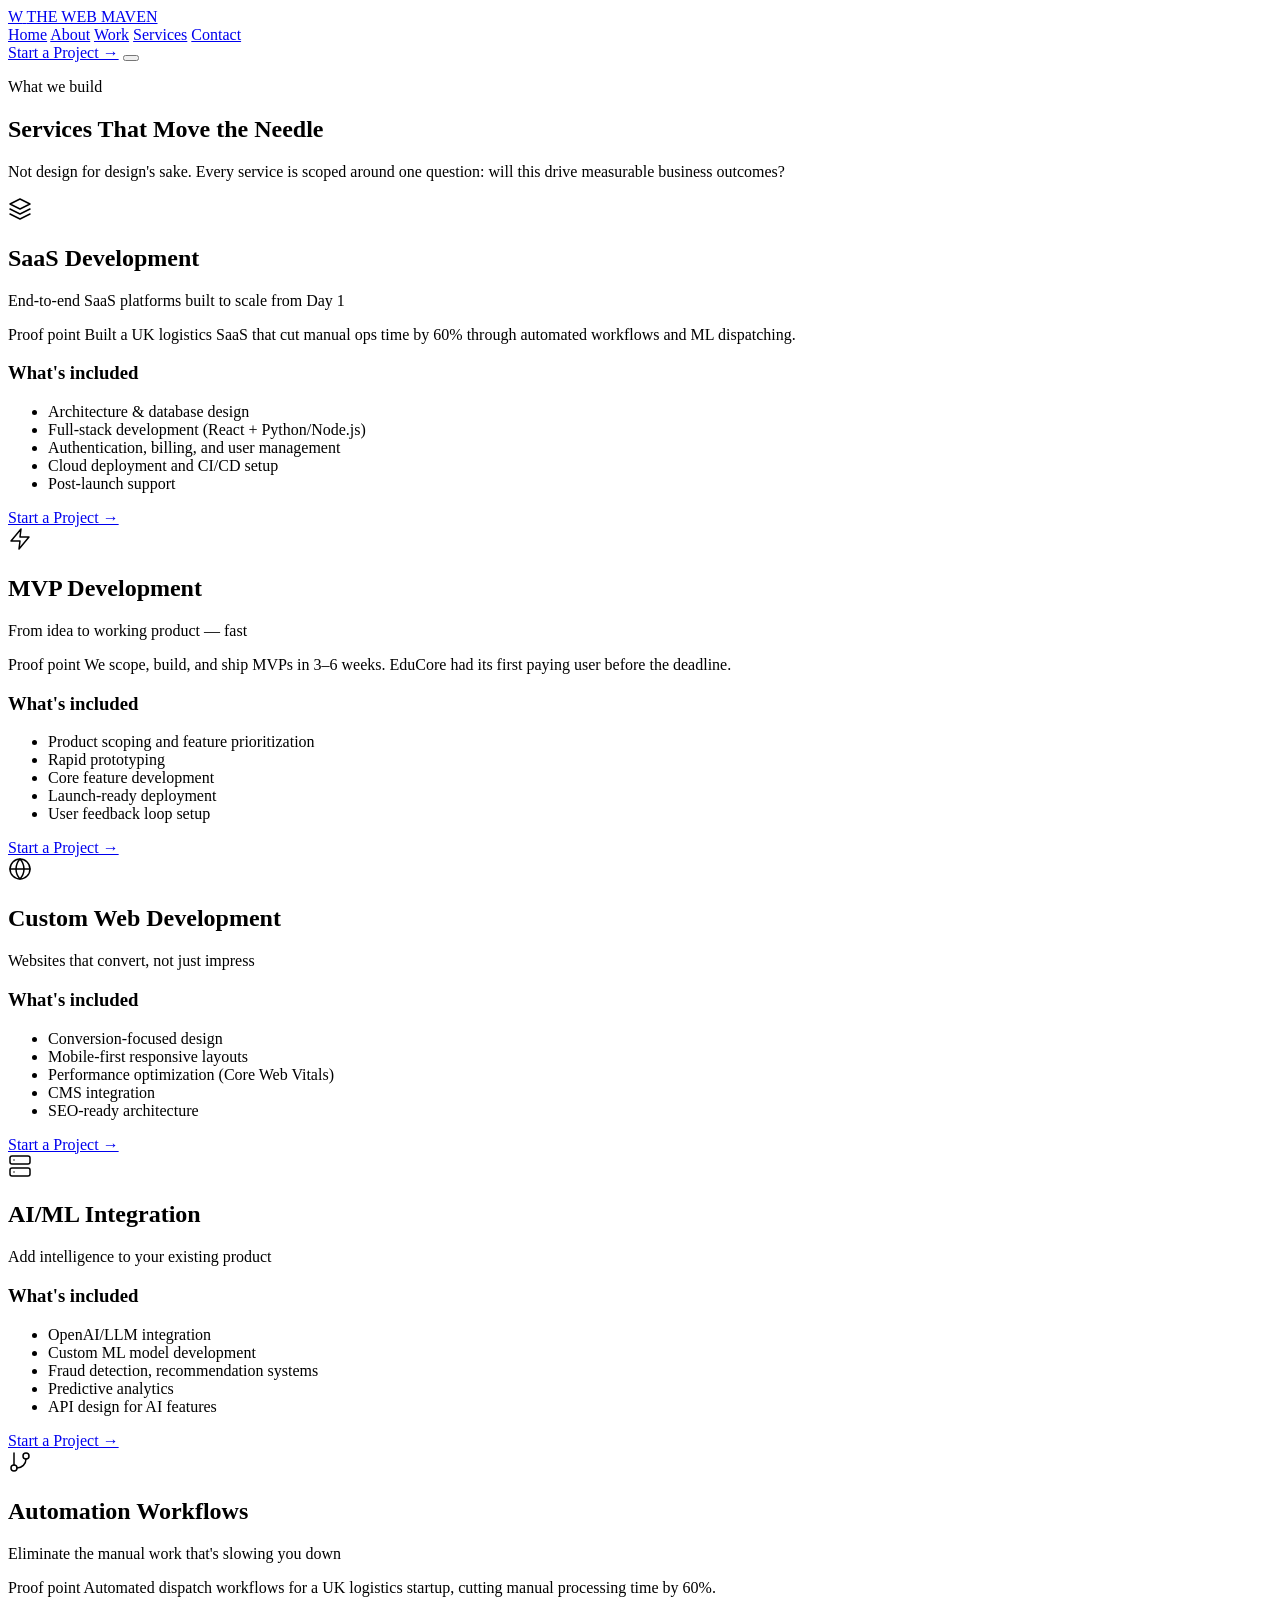
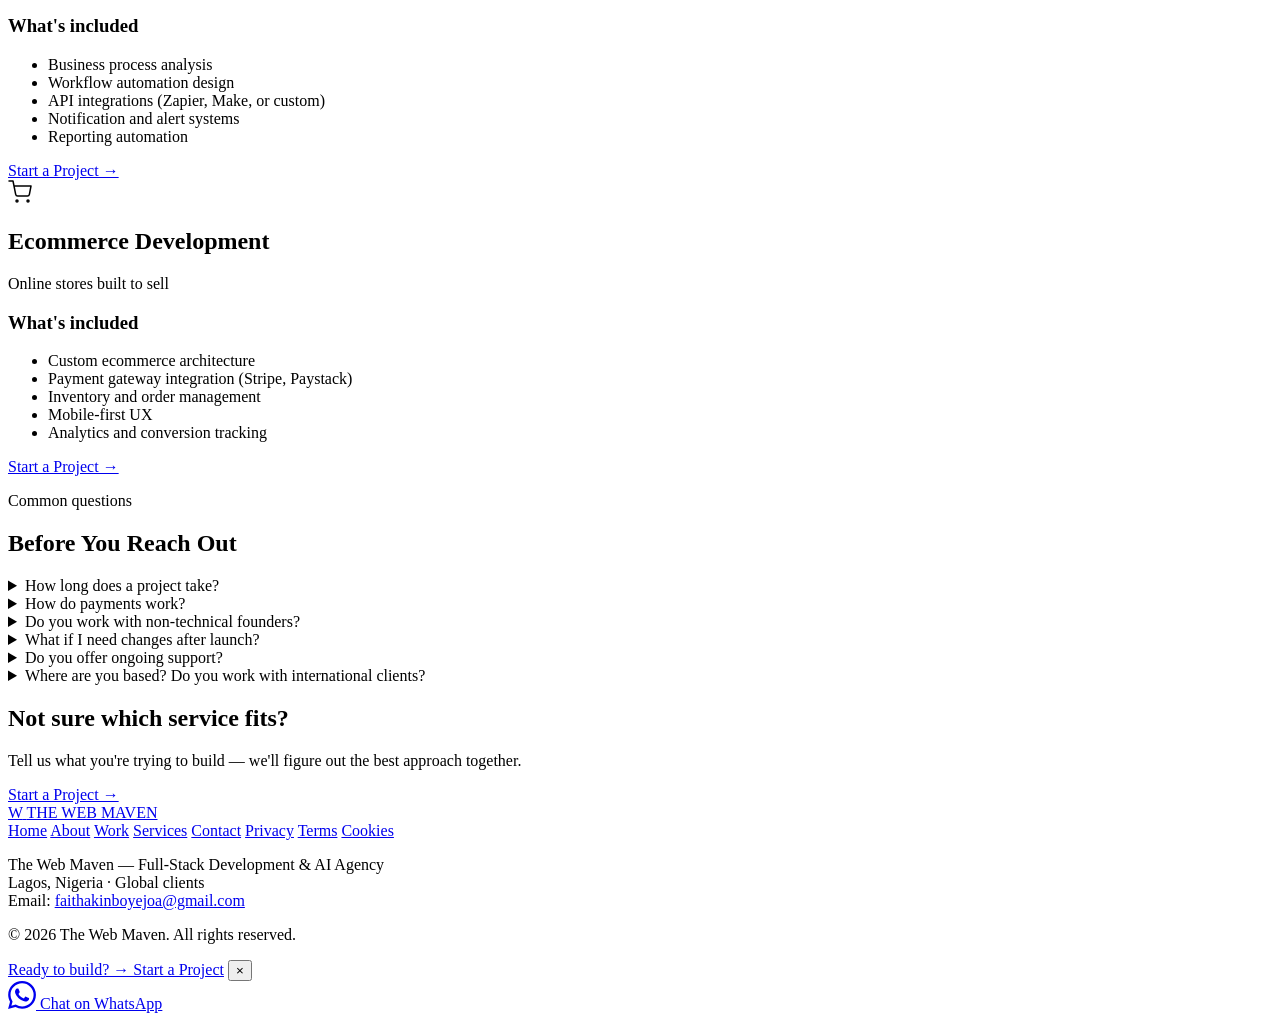
<file: services.html>
<!doctype html>
<html lang="en">
<head>
  <meta charset="UTF-8">
  <meta name="viewport" content="width=device-width, initial-scale=1.0">

  <!-- SEO: Title & Description -->
  <title>Services — SaaS, MVP &amp; Web Development | The Web Maven</title>
  <meta name="description" content="SaaS development, MVP builds, AI/ML integration, and automation workflows for startups. Revenue-focused development from Lagos, serving global clients.">
  <meta name="robots" content="index, follow">

  <!-- SEO: Canonical -->
  <link rel="canonical" href="https://thewebmavenhq.com/services.html" />

  <!-- Open Graph -->
  <meta property="og:type" content="website" />
  <meta property="og:url" content="https://thewebmavenhq.com/services.html" />
  <meta property="og:title" content="Services — SaaS, MVP &amp; Web Development | The Web Maven" />
  <meta property="og:description" content="SaaS development, MVP builds, AI/ML integration, and automation workflows for startups. Revenue-focused development from Lagos, serving global clients." />
  <meta property="og:image" content="https://thewebmavenhq.com/assets/og-image.jpg" />
  <meta property="og:image:width" content="1200">
  <meta property="og:image:height" content="630">
  <meta property="og:site_name" content="The Web Maven">
  <meta property="og:locale" content="en_US">

  <!-- Twitter Card -->
  <meta name="twitter:card" content="summary_large_image" />
  <meta name="twitter:title" content="Services — SaaS, MVP &amp; Web Development | The Web Maven" />
  <meta name="twitter:description" content="SaaS development, MVP builds, AI/ML integration, and automation workflows for startups." />
  <meta name="twitter:image" content="https://thewebmavenhq.com/assets/og-image.jpg" />

  <!-- JSON-LD: FAQPage -->
  <script type="application/ld+json">
  {
    "@context": "https://schema.org",
    "@type": "FAQPage",
    "mainEntity": [
      {"@type": "Question", "name": "How long does a project take?", "acceptedAnswer": {"@type": "Answer", "text": "Depends on scope. MVPs typically take 3–6 weeks. Full SaaS platforms run 8–16 weeks."}},
      {"@type": "Question", "name": "How do payments work?", "acceptedAnswer": {"@type": "Answer", "text": "50% upfront, 50% on final delivery. Milestone payments available for longer projects."}},
      {"@type": "Question", "name": "Do you work with non-technical founders?", "acceptedAnswer": {"@type": "Answer", "text": "Yes — most of our clients are. We handle technical decisions and explain what matters in plain language."}},
      {"@type": "Question", "name": "What if I need changes after launch?", "acceptedAnswer": {"@type": "Answer", "text": "Two rounds of revisions are included. After that, changes are scoped and quoted separately."}},
      {"@type": "Question", "name": "Do you offer ongoing support?", "acceptedAnswer": {"@type": "Answer", "text": "Yes. Monthly retainer options are available for ongoing development, maintenance, and feature additions."}},
      {"@type": "Question", "name": "Where are you based? Do you work with international clients?", "acceptedAnswer": {"@type": "Answer", "text": "Based in Lagos, Nigeria. We work with clients in the UK, Canada, USA, and Nigeria."}}
    ]
  }
  </script>

  <!-- JSON-LD: ProfessionalService -->
  <script type="application/ld+json">
  {
    "@context": "https://schema.org",
    "@type": "ProfessionalService",
    "name": "The Web Maven",
    "url": "https://thewebmavenhq.com",
    "description": "SaaS and MVP development agency for startups. Full-stack development, AI/ML integration, and automation workflows.",
    "areaServed": ["Nigeria", "United Kingdom", "Canada", "United States"],
    "serviceType": ["SaaS Development", "MVP Development", "Web Development", "AI/ML Integration", "Automation Workflows", "Ecommerce Development"]
  }
  </script>

  <!-- Fonts & Assets -->
  <link rel="preconnect" href="https://fonts.googleapis.com" />
  <link rel="preconnect" href="https://fonts.gstatic.com" crossorigin />
  <link href="https://fonts.googleapis.com/css2?family=Inter:wght@400;500;600;700;800&display=swap" rel="stylesheet" />
  <link rel="icon" type="image/svg+xml" href="favicon.svg" />
  <link rel="stylesheet" href="styles.css" />
  <meta name="theme-color" content="#0a0d14">
</head>
<body>
  <nav class="nav" aria-label="Main navigation">
    <a class="brand" href="index.html" aria-label="The Web Maven home">
      <span class="brand__mark">W<span class="brand__dot"></span></span>
      <span class="brand__text">THE WEB MAVEN</span>
    </a>
    <div class="nav__links" id="site-menu">
      <a href="index.html">Home</a>
      <a href="about.html">About</a>
      <a href="work.html">Work</a>
      <a class="active" href="services.html" aria-current="page">Services</a>
      <a href="contact.html">Contact</a>
    </div>
    <div class="nav__actions">
      <a class="btn btn--primary nav-cta" href="contact.html">Start a Project &#8594;</a>
      <button class="nav__toggle" type="button" aria-label="Toggle navigation" aria-expanded="false" aria-controls="site-menu">
        <span></span><span></span><span></span>
      </button>
    </div>
  </nav>

  <main>
    <!-- PAGE HERO -->
    <section class="page-hero services-page-hero">
      <div class="container">
        <p class="eyebrow">What we build</p>
        <h1>Services That Move the Needle</h1>
        <p class="lead">Not design for design's sake. Every service is scoped around one question: will this drive measurable business outcomes?</p>
      </div>
    </section>

    <!-- SERVICES LIST -->
    <section class="section section--services-detail">
      <div class="container">

        <!-- Service 1: SaaS Development -->
        <article class="service-detail-card animate-on-scroll" id="saas-development">
          <div class="service-detail-card__header">
            <div class="service-detail-card__icon">
              <svg xmlns="http://www.w3.org/2000/svg" width="24" height="24" viewBox="0 0 24 24" fill="none" stroke="currentColor" stroke-width="1.5" stroke-linecap="round" stroke-linejoin="round" aria-hidden="true"><path d="M12 2L2 7l10 5 10-5-10-5z"/><path d="M2 17l10 5 10-5"/><path d="M2 12l10 5 10-5"/></svg>
            </div>
            <div>
              <h2>SaaS Development</h2>
              <p class="service-detail-card__sub">End-to-end SaaS platforms built to scale from Day 1</p>
            </div>
          </div>
          <div class="service-detail-card__body">
            <div class="service-detail-card__proof">
              <span class="proof-label">Proof point</span>
              Built a UK logistics SaaS that cut manual ops time by 60% through automated workflows and ML dispatching.
            </div>
            <div class="service-detail-card__includes">
              <h3>What's included</h3>
              <ul>
                <li>Architecture &amp; database design</li>
                <li>Full-stack development (React + Python/Node.js)</li>
                <li>Authentication, billing, and user management</li>
                <li>Cloud deployment and CI/CD setup</li>
                <li>Post-launch support</li>
              </ul>
            </div>
            <a class="btn btn--primary" href="contact.html">Start a Project &#8594;</a>
          </div>
        </article>

        <!-- Service 2: MVP Development -->
        <article class="service-detail-card animate-on-scroll" id="mvp-development">
          <div class="service-detail-card__header">
            <div class="service-detail-card__icon">
              <svg xmlns="http://www.w3.org/2000/svg" width="24" height="24" viewBox="0 0 24 24" fill="none" stroke="currentColor" stroke-width="1.5" stroke-linecap="round" stroke-linejoin="round" aria-hidden="true"><polygon points="13 2 3 14 12 14 11 22 21 10 12 10 13 2"/></svg>
            </div>
            <div>
              <h2>MVP Development</h2>
              <p class="service-detail-card__sub">From idea to working product — fast</p>
            </div>
          </div>
          <div class="service-detail-card__body">
            <div class="service-detail-card__proof">
              <span class="proof-label">Proof point</span>
              We scope, build, and ship MVPs in 3–6 weeks. EduCore had its first paying user before the deadline.
            </div>
            <div class="service-detail-card__includes">
              <h3>What's included</h3>
              <ul>
                <li>Product scoping and feature prioritization</li>
                <li>Rapid prototyping</li>
                <li>Core feature development</li>
                <li>Launch-ready deployment</li>
                <li>User feedback loop setup</li>
              </ul>
            </div>
            <a class="btn btn--primary" href="contact.html">Start a Project &#8594;</a>
          </div>
        </article>

        <!-- Service 3: Custom Web Development -->
        <article class="service-detail-card animate-on-scroll" id="web-development">
          <div class="service-detail-card__header">
            <div class="service-detail-card__icon">
              <svg xmlns="http://www.w3.org/2000/svg" width="24" height="24" viewBox="0 0 24 24" fill="none" stroke="currentColor" stroke-width="1.5" stroke-linecap="round" stroke-linejoin="round" aria-hidden="true"><circle cx="12" cy="12" r="10"/><line x1="2" y1="12" x2="22" y2="12"/><path d="M12 2a15.3 15.3 0 0 1 4 10 15.3 15.3 0 0 1-4 10 15.3 15.3 0 0 1-4-10 15.3 15.3 0 0 1 4-10z"/></svg>
            </div>
            <div>
              <h2>Custom Web Development</h2>
              <p class="service-detail-card__sub">Websites that convert, not just impress</p>
            </div>
          </div>
          <div class="service-detail-card__body">
            <div class="service-detail-card__includes">
              <h3>What's included</h3>
              <ul>
                <li>Conversion-focused design</li>
                <li>Mobile-first responsive layouts</li>
                <li>Performance optimization (Core Web Vitals)</li>
                <li>CMS integration</li>
                <li>SEO-ready architecture</li>
              </ul>
            </div>
            <a class="btn btn--primary" href="contact.html">Start a Project &#8594;</a>
          </div>
        </article>

        <!-- Service 4: AI/ML Integration -->
        <article class="service-detail-card animate-on-scroll" id="ai-ml-integration">
          <div class="service-detail-card__header">
            <div class="service-detail-card__icon">
              <svg xmlns="http://www.w3.org/2000/svg" width="24" height="24" viewBox="0 0 24 24" fill="none" stroke="currentColor" stroke-width="1.5" stroke-linecap="round" stroke-linejoin="round" aria-hidden="true"><rect x="2" y="2" width="20" height="8" rx="2"/><rect x="2" y="14" width="20" height="8" rx="2"/><line x1="6" y1="6" x2="6.01" y2="6"/><line x1="6" y1="18" x2="6.01" y2="18"/></svg>
            </div>
            <div>
              <h2>AI/ML Integration</h2>
              <p class="service-detail-card__sub">Add intelligence to your existing product</p>
            </div>
          </div>
          <div class="service-detail-card__body">
            <div class="service-detail-card__includes">
              <h3>What's included</h3>
              <ul>
                <li>OpenAI/LLM integration</li>
                <li>Custom ML model development</li>
                <li>Fraud detection, recommendation systems</li>
                <li>Predictive analytics</li>
                <li>API design for AI features</li>
              </ul>
            </div>
            <a class="btn btn--primary" href="contact.html">Start a Project &#8594;</a>
          </div>
        </article>

        <!-- Service 5: Automation Workflows -->
        <article class="service-detail-card animate-on-scroll" id="automation-workflows">
          <div class="service-detail-card__header">
            <div class="service-detail-card__icon">
              <svg xmlns="http://www.w3.org/2000/svg" width="24" height="24" viewBox="0 0 24 24" fill="none" stroke="currentColor" stroke-width="1.5" stroke-linecap="round" stroke-linejoin="round" aria-hidden="true"><line x1="6" y1="3" x2="6" y2="15"/><circle cx="18" cy="6" r="3"/><circle cx="6" cy="18" r="3"/><path d="M18 9a9 9 0 0 1-9 9"/></svg>
            </div>
            <div>
              <h2>Automation Workflows</h2>
              <p class="service-detail-card__sub">Eliminate the manual work that's slowing you down</p>
            </div>
          </div>
          <div class="service-detail-card__body">
            <div class="service-detail-card__proof">
              <span class="proof-label">Proof point</span>
              Automated dispatch workflows for a UK logistics startup, cutting manual processing time by 60%.
            </div>
            <div class="service-detail-card__includes">
              <h3>What's included</h3>
              <ul>
                <li>Business process analysis</li>
                <li>Workflow automation design</li>
                <li>API integrations (Zapier, Make, or custom)</li>
                <li>Notification and alert systems</li>
                <li>Reporting automation</li>
              </ul>
            </div>
            <a class="btn btn--primary" href="contact.html">Start a Project &#8594;</a>
          </div>
        </article>

        <!-- Service 6: Ecommerce Development -->
        <article class="service-detail-card animate-on-scroll" id="ecommerce-development">
          <div class="service-detail-card__header">
            <div class="service-detail-card__icon">
              <svg xmlns="http://www.w3.org/2000/svg" width="24" height="24" viewBox="0 0 24 24" fill="none" stroke="currentColor" stroke-width="1.5" stroke-linecap="round" stroke-linejoin="round" aria-hidden="true"><circle cx="9" cy="21" r="1"/><circle cx="20" cy="21" r="1"/><path d="M1 1h4l2.68 13.39a2 2 0 0 0 2 1.61h9.72a2 2 0 0 0 2-1.61L23 6H6"/></svg>
            </div>
            <div>
              <h2>Ecommerce Development</h2>
              <p class="service-detail-card__sub">Online stores built to sell</p>
            </div>
          </div>
          <div class="service-detail-card__body">
            <div class="service-detail-card__includes">
              <h3>What's included</h3>
              <ul>
                <li>Custom ecommerce architecture</li>
                <li>Payment gateway integration (Stripe, Paystack)</li>
                <li>Inventory and order management</li>
                <li>Mobile-first UX</li>
                <li>Analytics and conversion tracking</li>
              </ul>
            </div>
            <a class="btn btn--primary" href="contact.html">Start a Project &#8594;</a>
          </div>
        </article>

      </div>
    </section>

    <!-- FAQ SECTION -->
    <section class="section section--faq">
      <div class="container">
        <div class="section-header animate-on-scroll">
          <p class="eyebrow">Common questions</p>
          <h2>Before You Reach Out</h2>
        </div>
        <div class="faq-grid">
          <details class="faq-item animate-on-scroll">
            <summary class="faq-item__question">How long does a project take?</summary>
            <div class="faq-item__answer">
              <p>Depends on scope. MVPs typically take 3–6 weeks. Full SaaS platforms run 8–16 weeks. We'll give you a clear timeline in the first conversation.</p>
            </div>
          </details>
          <details class="faq-item animate-on-scroll">
            <summary class="faq-item__question">How do payments work?</summary>
            <div class="faq-item__answer">
              <p>50% upfront to kick off the project, 50% on final delivery. For longer projects, we can discuss milestone-based payments.</p>
            </div>
          </details>
          <details class="faq-item animate-on-scroll">
            <summary class="faq-item__question">Do you work with non-technical founders?</summary>
            <div class="faq-item__answer">
              <p>Yes — most of our clients are. We handle the technical decisions and explain what matters to you in plain language.</p>
            </div>
          </details>
          <details class="faq-item animate-on-scroll">
            <summary class="faq-item__question">What if I need changes after launch?</summary>
            <div class="faq-item__answer">
              <p>Two rounds of revisions are included in every project. After that, changes are scoped and quoted separately.</p>
            </div>
          </details>
          <details class="faq-item animate-on-scroll">
            <summary class="faq-item__question">Do you offer ongoing support?</summary>
            <div class="faq-item__answer">
              <p>Yes. Monthly retainer options are available for ongoing development, maintenance, and feature additions.</p>
            </div>
          </details>
          <details class="faq-item animate-on-scroll">
            <summary class="faq-item__question">Where are you based? Do you work with international clients?</summary>
            <div class="faq-item__answer">
              <p>Based in Lagos, Nigeria. We work with clients in the UK, Canada, USA, and Nigeria. Timezone overlap is rarely an issue.</p>
            </div>
          </details>
        </div>
      </div>
    </section>

    <!-- BOTTOM CTA -->
    <section class="section section--final-cta">
      <div class="container">
        <div class="final-cta animate-on-scroll">
          <h2>Not sure which service fits?</h2>
          <p>Tell us what you're trying to build — we'll figure out the best approach together.</p>
          <a class="btn btn--primary btn--lg" href="contact.html">Start a Project &#8594;</a>
        </div>
      </div>
    </section>
  </main>

  <footer class="footer">
    <div class="container footer__grid">
      <a class="brand" href="index.html">
        <span class="brand__mark">W<span class="brand__dot"></span></span>
        <span class="brand__text">THE WEB MAVEN</span>
      </a>
      <nav class="footer__links" aria-label="Footer navigation">
        <a href="index.html">Home</a>
        <a href="about.html">About</a>
        <a href="work.html">Work</a>
        <a href="services.html">Services</a>
        <a href="contact.html">Contact</a>
        <a href="privacy-policy.html">Privacy</a>
        <a href="terms-of-service.html">Terms</a>
        <a href="cookie-policy.html">Cookies</a>
      </nav>
      <p>The Web Maven &mdash; Full-Stack Development &amp; AI Agency<br>
      Lagos, Nigeria &middot; Global clients<br>
      Email: <a href="mailto:faithakinboyejoa@gmail.com">faithakinboyejoa@gmail.com</a></p>
      <p>&copy; <span data-year></span> The Web Maven. All rights reserved.</p>
    </div>
  </footer>

  <!-- Mobile Sticky CTA Bar -->
  <div class="sticky-cta-bar" id="sticky-cta-bar" aria-live="polite" role="complementary">
    <a href="contact.html" class="sticky-cta-bar__link">Ready to build? &#8594; Start a Project</a>
    <button class="sticky-cta-bar__close" aria-label="Close">&times;</button>
  </div>

  <!-- Floating WhatsApp Button -->
  <a class="whatsapp-btn" href="https://wa.me/2348079617768?text=Hi%20Angelo%2C%20I%27d%20like%20to%20discuss%20a%20project" target="_blank" rel="noopener noreferrer" aria-label="Chat on WhatsApp">
    <svg xmlns="http://www.w3.org/2000/svg" width="28" height="28" viewBox="0 0 24 24" fill="currentColor" aria-hidden="true"><path d="M17.472 14.382c-.297-.149-1.758-.867-2.03-.967-.273-.099-.471-.148-.67.15-.197.297-.767.966-.94 1.164-.173.199-.347.223-.644.075-.297-.15-1.255-.463-2.39-1.475-.883-.788-1.48-1.761-1.653-2.059-.173-.297-.018-.458.13-.606.134-.133.298-.347.446-.52.149-.174.198-.298.298-.497.099-.198.05-.371-.025-.52-.075-.149-.669-1.612-.916-2.207-.242-.579-.487-.5-.669-.51a12.8 12.8 0 0 0-.57-.01c-.198 0-.52.074-.792.372-.272.297-1.04 1.016-1.04 2.479 0 1.462 1.065 2.875 1.213 3.074.149.198 2.096 3.2 5.077 4.487.709.306 1.262.489 1.694.625.712.227 1.36.195 1.871.118.571-.085 1.758-.719 2.006-1.413.248-.694.248-1.289.173-1.413-.074-.124-.272-.198-.57-.347m-5.421 7.403h-.004a9.87 9.87 0 0 1-5.031-1.378l-.361-.214-3.741.982.998-3.648-.235-.374a9.86 9.86 0 0 1-1.51-5.26c.001-5.45 4.436-9.884 9.888-9.884 2.64 0 5.122 1.03 6.988 2.898a9.825 9.825 0 0 1 2.893 6.994c-.003 5.45-4.437 9.884-9.885 9.884m8.413-18.297A11.815 11.815 0 0 0 12.05 0C5.495 0 .16 5.335.157 11.892c0 2.096.547 4.142 1.588 5.945L.057 24l6.305-1.654a11.882 11.882 0 0 0 5.683 1.448h.005c6.554 0 11.89-5.335 11.893-11.893a11.821 11.821 0 0 0-3.48-8.413z"/></svg>
    <span class="whatsapp-btn__tooltip">Chat on WhatsApp</span>
  </a>

  <script src="assets/enhancements.js" defer></script>
</body>
</html>
</file>
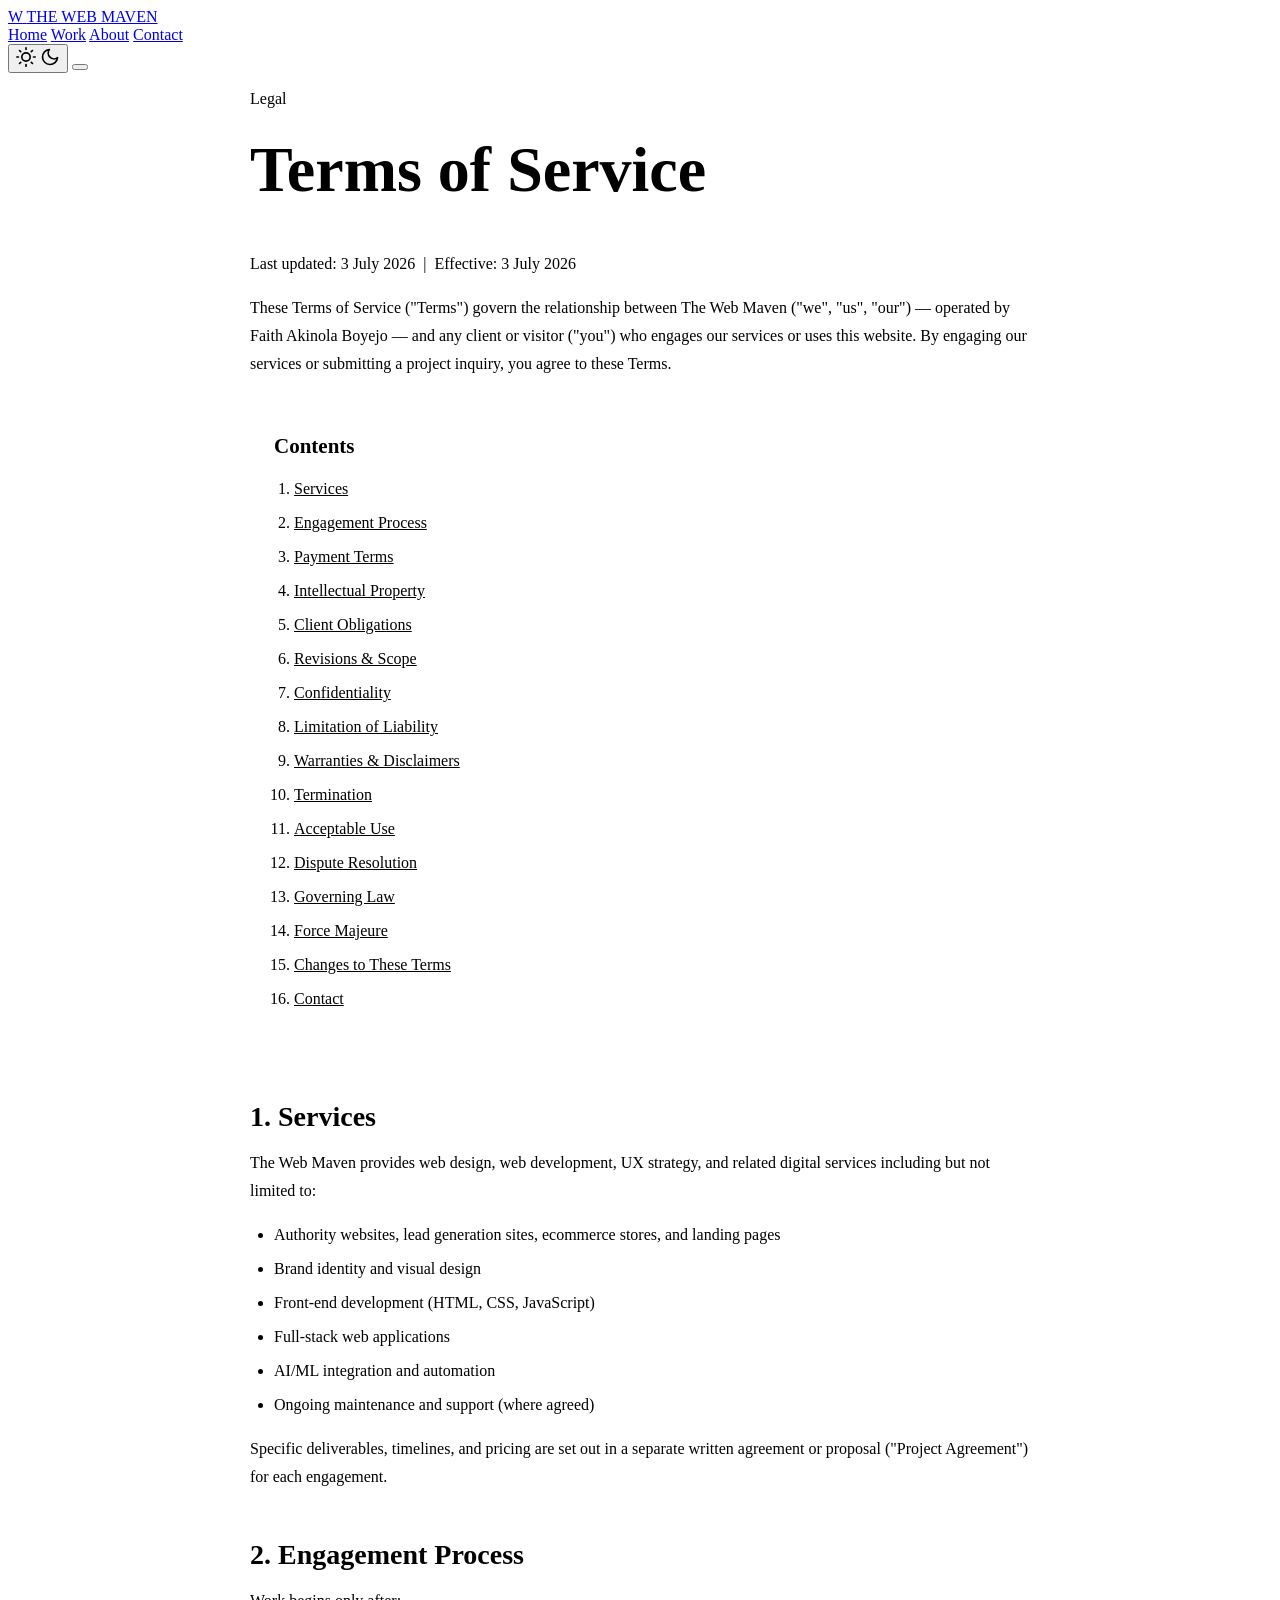
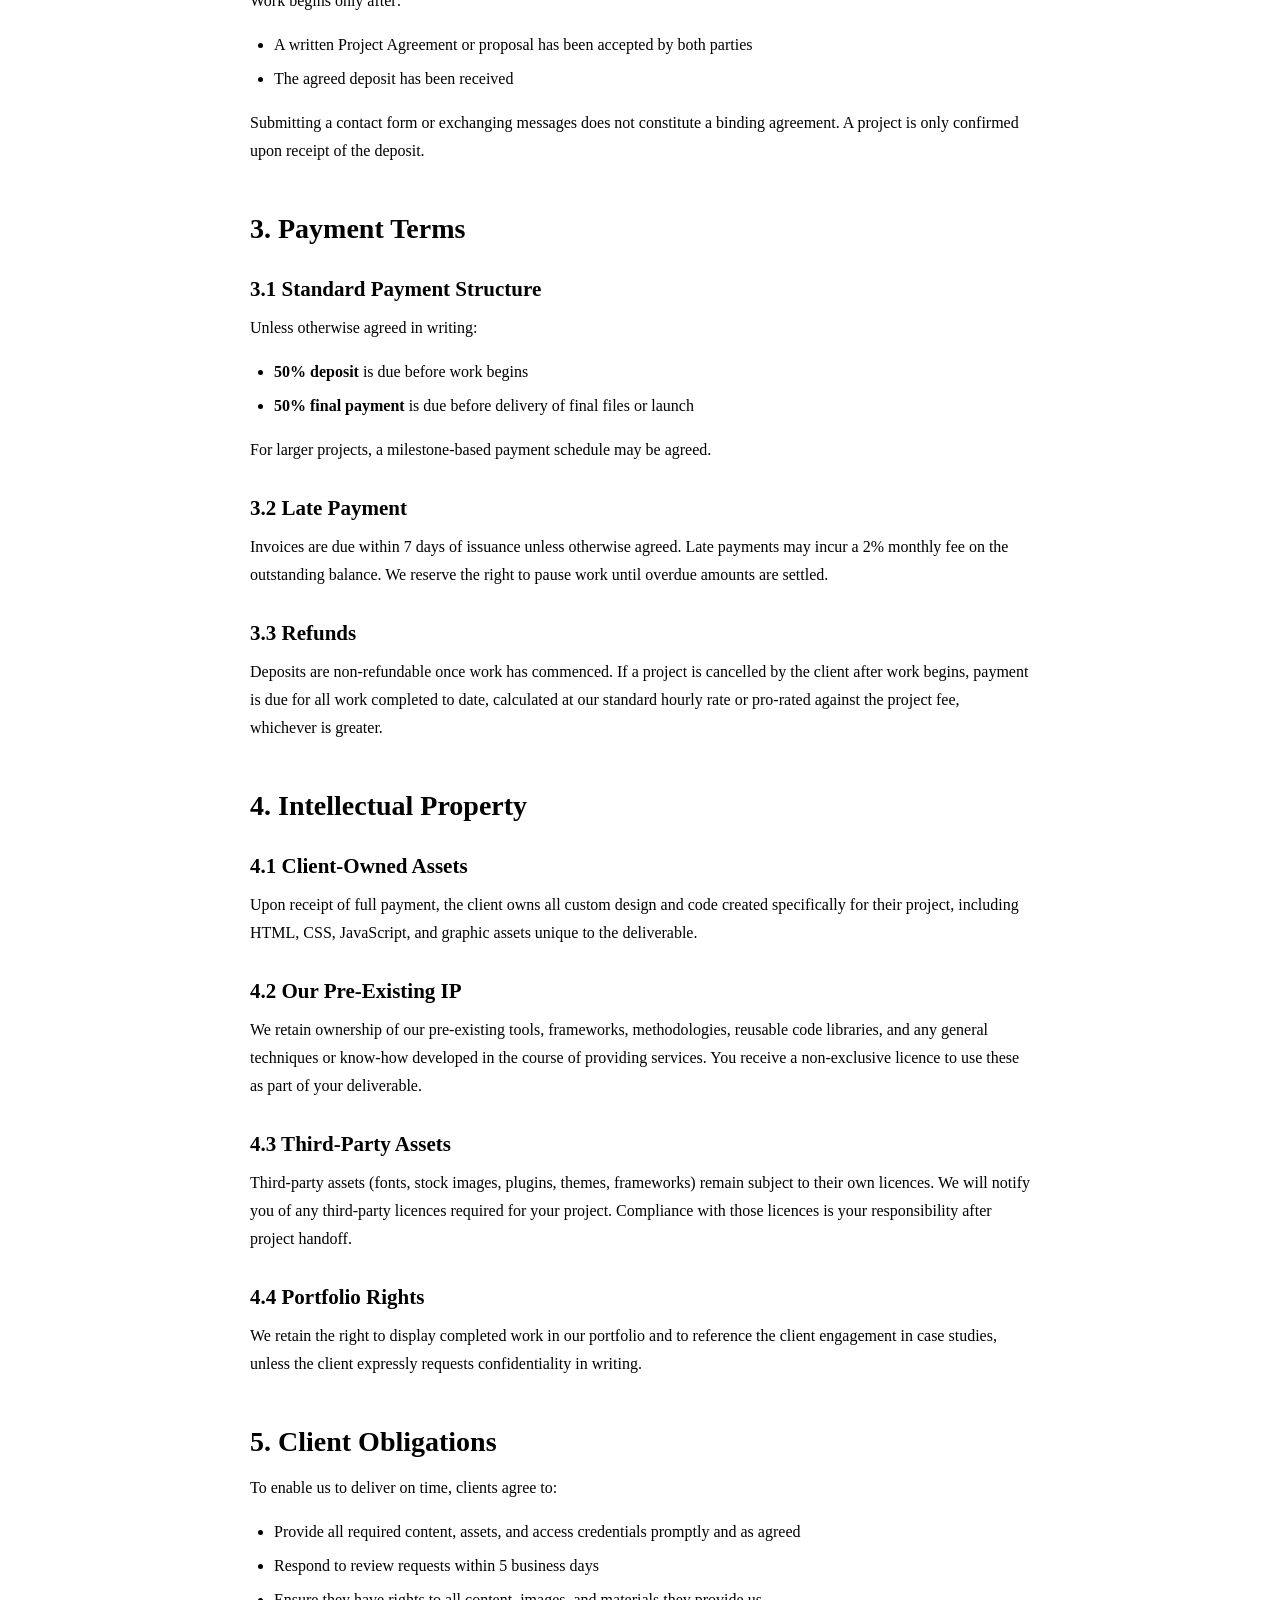
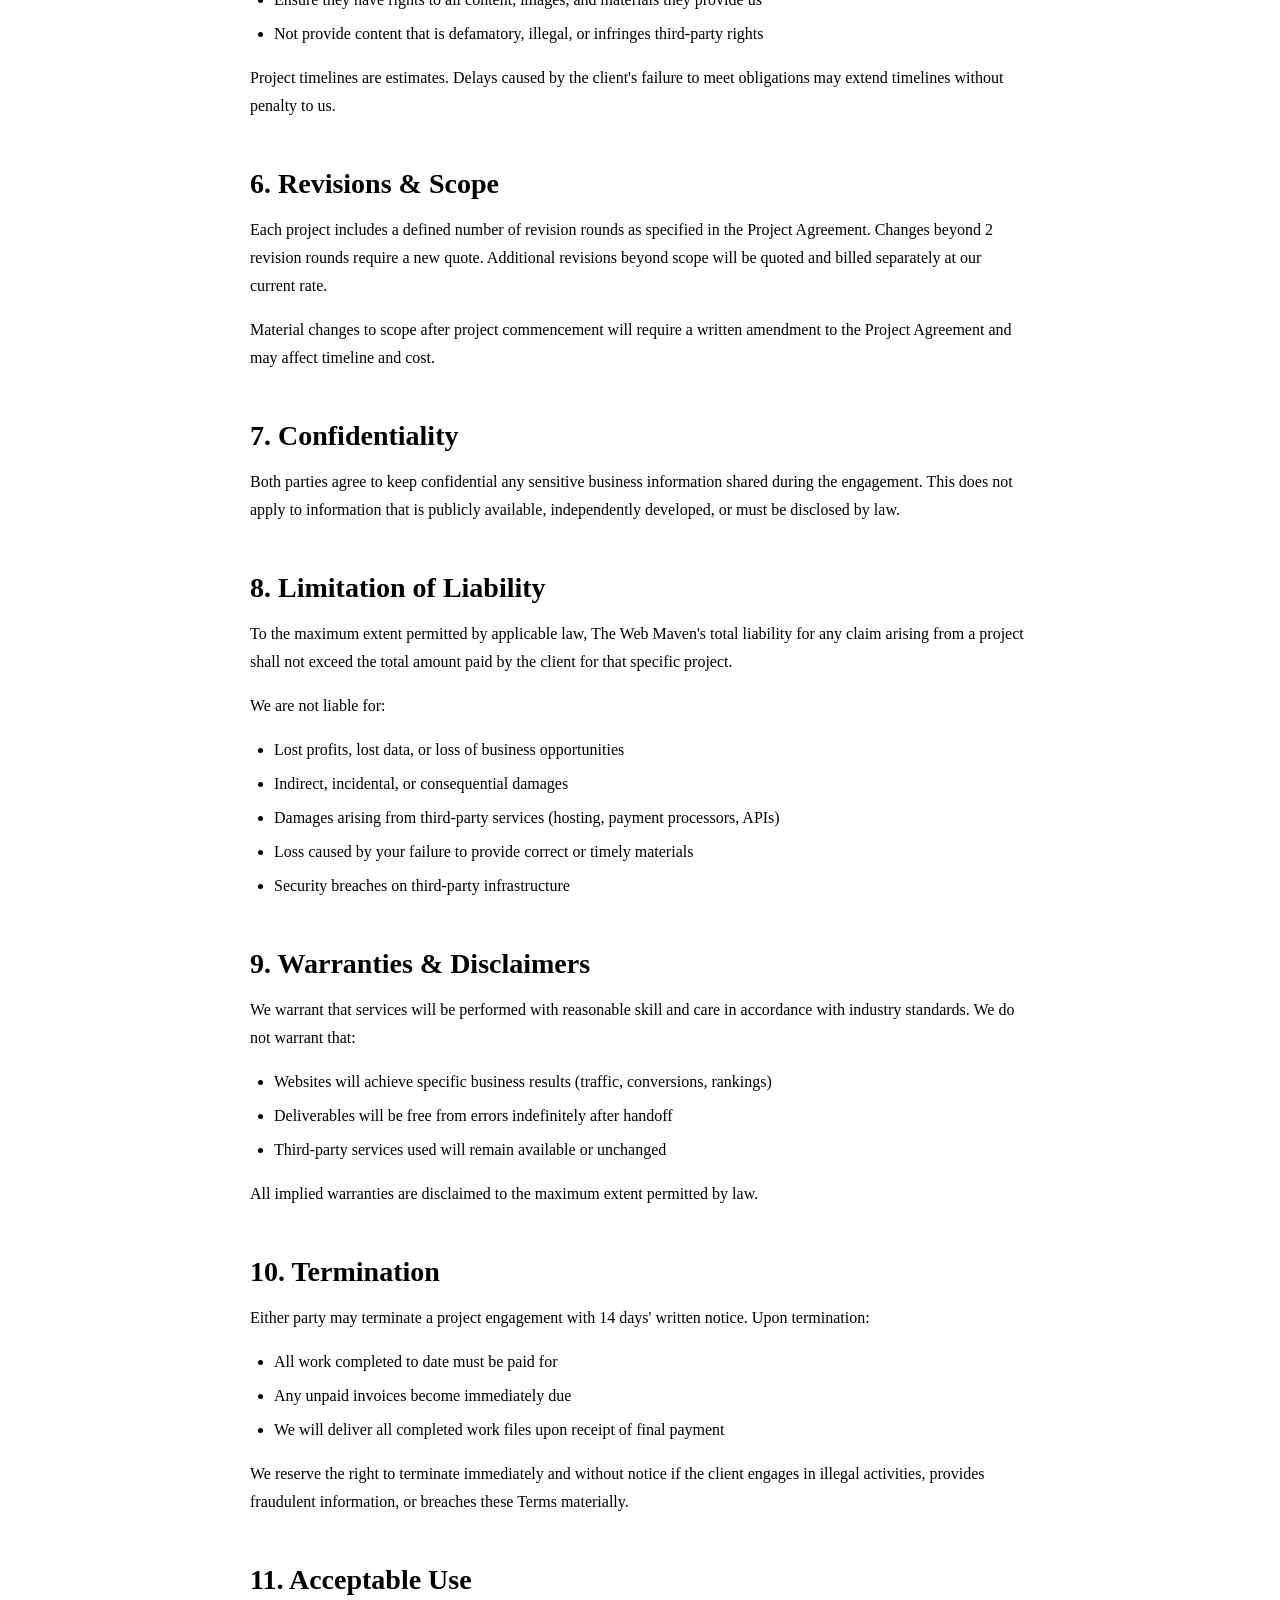
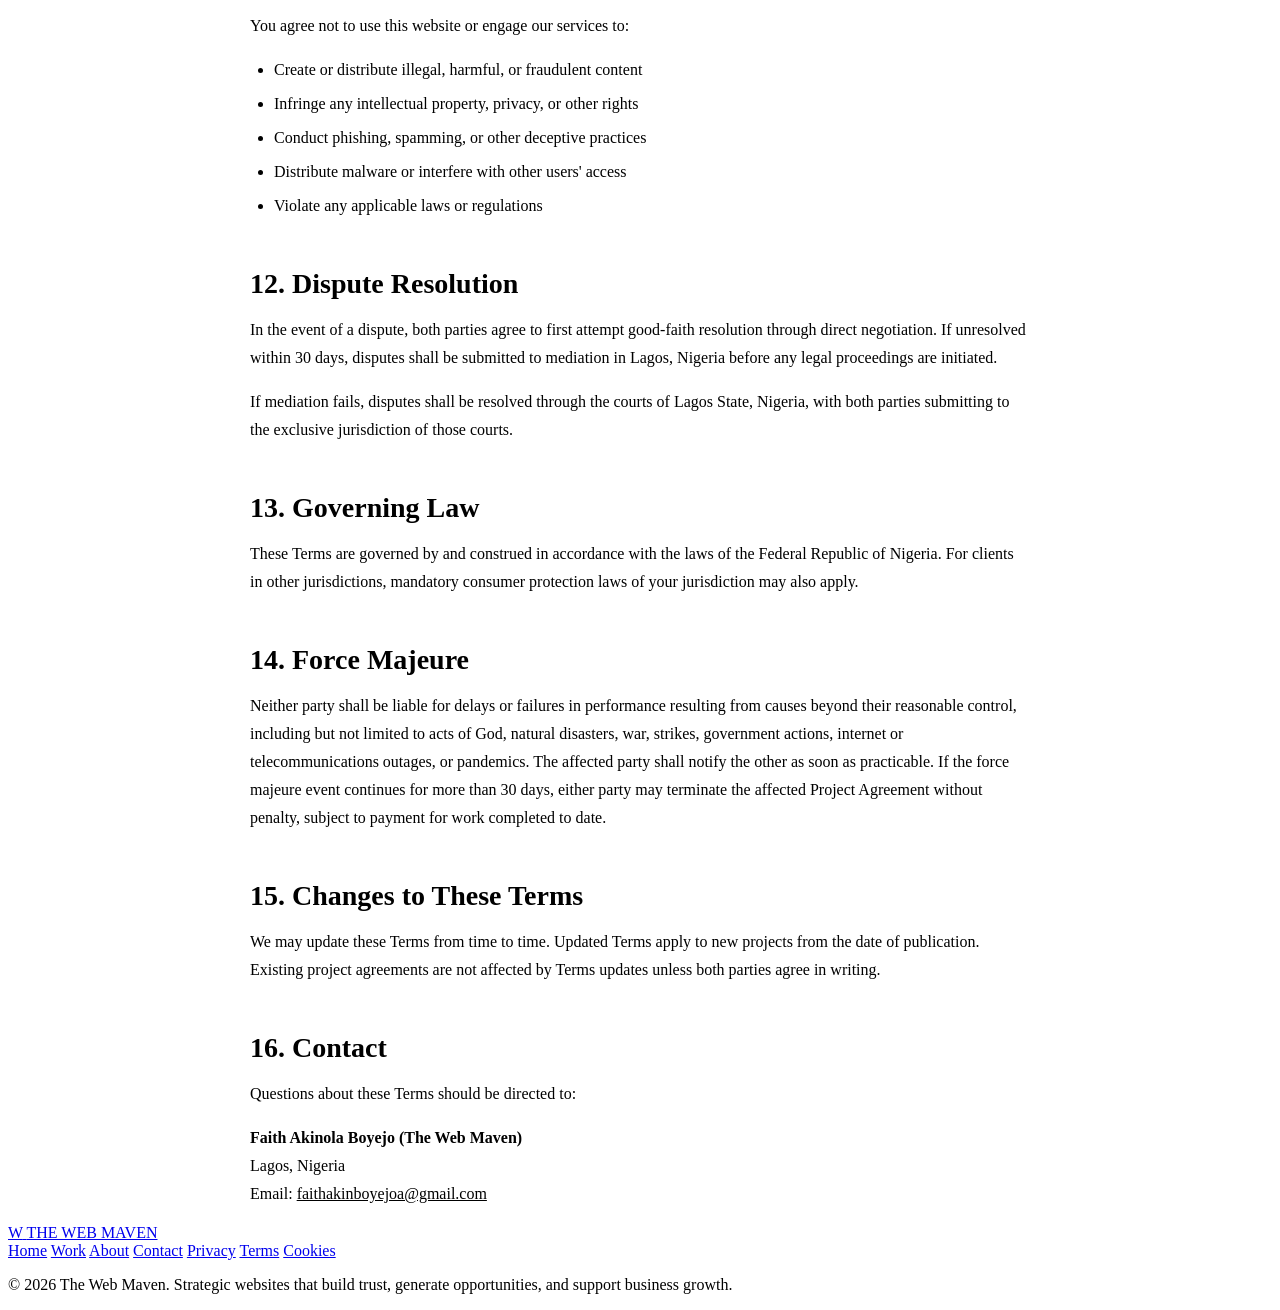
<file: terms-of-service.html>
<!doctype html>
<html lang="en">
<head>
  <meta charset="utf-8" />
  <meta name="viewport" content="width=device-width, initial-scale=1" />
  <title>Terms of Service | The Web Maven</title>
  <meta name="description" content="Terms of Service for The Web Maven — service scope, payment terms, IP ownership, and dispute resolution." />
  <meta name="robots" content="noindex, follow" />
  <link rel="canonical" href="https://thewebmavenhq.com/terms-of-service.html" />
  <link rel="preconnect" href="https://fonts.googleapis.com" />
  <link rel="preconnect" href="https://fonts.gstatic.com" crossorigin />
  <link href="https://fonts.googleapis.com/css2?family=Playfair+Display:wght@400;600;700&family=Inter:wght@400;500;650;750;850;900&display=swap" rel="stylesheet" />
  <link rel="icon" type="image/svg+xml" href="favicon.svg" />
  <link rel="stylesheet" href="styles.css" />
  <style>
    .legal-page { padding: calc(var(--nav-height) + 80px) 0 clamp(60px, 10vw, 120px); }
    .legal-content { max-width: 780px; margin-inline: auto; }
    .legal-content h1 { font-size: clamp(36px, 5vw, 64px); margin-top: 20px; }
    .legal-content h2 { font-size: clamp(20px, 2.4vw, 28px); margin-top: 48px; margin-bottom: 16px; }
    .legal-content h3 { font-size: clamp(17px, 1.8vw, 21px); margin-top: 32px; margin-bottom: 12px; }
    .legal-content p, .legal-content li { font-size: 16px; line-height: 1.75; margin-top: 12px; color: var(--body-color); }
    .legal-content ul { list-style: disc; padding-left: 24px; margin-top: 12px; }
    .legal-content ul li { margin-top: 6px; }
    .legal-content a { color: var(--brand-gold); text-decoration: underline; }
    .legal-meta { margin-top: 8px; font-size: 14px; color: var(--muted-color); }
    .legal-toc { background: var(--surface-card); border: 1px solid var(--line); border-radius: var(--radius-md); padding: 24px; margin: 32px 0; }
    .legal-toc h3 { margin-top: 0; }
    .legal-toc ol { list-style: decimal; padding-left: 20px; }
    .legal-toc ol li { margin-top: 6px; }
    .highlight-box { background: var(--surface-card); border: 1px solid var(--line); border-radius: var(--radius-md); padding: 20px 24px; margin-top: 20px; }
  </style>
</head>
<body>
  <nav class="nav" aria-label="Main navigation">
    <a class="brand" href="index.html" aria-label="The Web Maven home">
      <span class="brand__mark">W<span class="brand__dot"></span></span>
      <span class="brand__text">THE WEB MAVEN</span>
    </a>
    <div class="nav__links" id="site-menu">
      <a href="index.html">Home</a>
      <a href="work.html">Work</a>
      <a href="about.html">About</a>
      <a href="contact.html">Contact</a>
    </div>
    <div class="nav__actions">
      <button class="theme-toggle" type="button" aria-label="Toggle dark mode">
        <svg class="sun-icon" xmlns="http://www.w3.org/2000/svg" width="20" height="20" viewBox="0 0 24 24" fill="none" stroke="currentColor" stroke-width="2" stroke-linecap="round" stroke-linejoin="round"><circle cx="12" cy="12" r="5"></circle><line x1="12" y1="1" x2="12" y2="3"></line><line x1="12" y1="21" x2="12" y2="23"></line><line x1="4.22" y1="4.22" x2="5.64" y2="5.64"></line><line x1="18.36" y1="18.36" x2="19.78" y2="19.78"></line><line x1="1" y1="12" x2="3" y2="12"></line><line x1="21" y1="12" x2="23" y2="12"></line><line x1="4.22" y1="19.78" x2="5.64" y2="18.36"></line><line x1="18.36" y1="5.64" x2="19.78" y2="4.22"></line></svg>
        <svg class="moon-icon" xmlns="http://www.w3.org/2000/svg" width="20" height="20" viewBox="0 0 24 24" fill="none" stroke="currentColor" stroke-width="2" stroke-linecap="round" stroke-linejoin="round"><path d="M21 12.79A9 9 0 1 1 11.21 3 7 7 0 0 0 21 12.79z"></path></svg>
      </button>
      <button class="nav__toggle" type="button" aria-label="Toggle navigation" aria-expanded="false" aria-controls="site-menu">
        <span></span><span></span><span></span>
      </button>
    </div>
  </nav>

  <main>
    <div class="legal-page">
      <div class="container legal-content">
        <p class="eyebrow">Legal</p>
        <h1>Terms of Service</h1>
        <p class="legal-meta">Last updated: 3 July 2026 &nbsp;|&nbsp; Effective: 3 July 2026</p>

        <p>These Terms of Service ("Terms") govern the relationship between The Web Maven ("we", "us", "our") &#8212; operated by Faith Akinola Boyejo &#8212; and any client or visitor ("you") who engages our services or uses this website. By engaging our services or submitting a project inquiry, you agree to these Terms.</p>

        <div class="legal-toc">
          <h3>Contents</h3>
          <ol>
            <li><a href="#services">Services</a></li>
            <li><a href="#engagement">Engagement Process</a></li>
            <li><a href="#payment">Payment Terms</a></li>
            <li><a href="#ip">Intellectual Property</a></li>
            <li><a href="#client-obligations">Client Obligations</a></li>
            <li><a href="#revisions">Revisions &amp; Scope</a></li>
            <li><a href="#confidentiality">Confidentiality</a></li>
            <li><a href="#liability">Limitation of Liability</a></li>
            <li><a href="#warranties">Warranties &amp; Disclaimers</a></li>
            <li><a href="#termination">Termination</a></li>
            <li><a href="#acceptable-use">Acceptable Use</a></li>
            <li><a href="#dispute">Dispute Resolution</a></li>
            <li><a href="#governing-law">Governing Law</a></li>
            <li><a href="#force-majeure">Force Majeure</a></li>
            <li><a href="#changes">Changes to These Terms</a></li>
            <li><a href="#contact-legal">Contact</a></li>
          </ol>
        </div>

        <h2 id="services">1. Services</h2>
        <p>The Web Maven provides web design, web development, UX strategy, and related digital services including but not limited to:</p>
        <ul>
          <li>Authority websites, lead generation sites, ecommerce stores, and landing pages</li>
          <li>Brand identity and visual design</li>
          <li>Front-end development (HTML, CSS, JavaScript)</li>
          <li>Full-stack web applications</li>
          <li>AI/ML integration and automation</li>
          <li>Ongoing maintenance and support (where agreed)</li>
        </ul>
        <p>Specific deliverables, timelines, and pricing are set out in a separate written agreement or proposal ("Project Agreement") for each engagement.</p>

        <h2 id="engagement">2. Engagement Process</h2>
        <p>Work begins only after:</p>
        <ul>
          <li>A written Project Agreement or proposal has been accepted by both parties</li>
          <li>The agreed deposit has been received</li>
        </ul>
        <p>Submitting a contact form or exchanging messages does not constitute a binding agreement. A project is only confirmed upon receipt of the deposit.</p>

        <h2 id="payment">3. Payment Terms</h2>
        <h3>3.1 Standard Payment Structure</h3>
        <p>Unless otherwise agreed in writing:</p>
        <ul>
          <li><strong>50% deposit</strong> is due before work begins</li>
          <li><strong>50% final payment</strong> is due before delivery of final files or launch</li>
        </ul>
        <p>For larger projects, a milestone-based payment schedule may be agreed.</p>

        <h3>3.2 Late Payment</h3>
        <p>Invoices are due within 7 days of issuance unless otherwise agreed. Late payments may incur a 2% monthly fee on the outstanding balance. We reserve the right to pause work until overdue amounts are settled.</p>

        <h3>3.3 Refunds</h3>
        <p>Deposits are non-refundable once work has commenced. If a project is cancelled by the client after work begins, payment is due for all work completed to date, calculated at our standard hourly rate or pro-rated against the project fee, whichever is greater.</p>

        <h2 id="ip">4. Intellectual Property</h2>
        <h3>4.1 Client-Owned Assets</h3>
        <p>Upon receipt of full payment, the client owns all custom design and code created specifically for their project, including HTML, CSS, JavaScript, and graphic assets unique to the deliverable.</p>

        <h3>4.2 Our Pre-Existing IP</h3>
        <p>We retain ownership of our pre-existing tools, frameworks, methodologies, reusable code libraries, and any general techniques or know-how developed in the course of providing services. You receive a non-exclusive licence to use these as part of your deliverable.</p>

        <h3>4.3 Third-Party Assets</h3>
        <p>Third-party assets (fonts, stock images, plugins, themes, frameworks) remain subject to their own licences. We will notify you of any third-party licences required for your project. Compliance with those licences is your responsibility after project handoff.</p>

        <h3>4.4 Portfolio Rights</h3>
        <p>We retain the right to display completed work in our portfolio and to reference the client engagement in case studies, unless the client expressly requests confidentiality in writing.</p>

        <h2 id="client-obligations">5. Client Obligations</h2>
        <p>To enable us to deliver on time, clients agree to:</p>
        <ul>
          <li>Provide all required content, assets, and access credentials promptly and as agreed</li>
          <li>Respond to review requests within 5 business days</li>
          <li>Ensure they have rights to all content, images, and materials they provide us</li>
          <li>Not provide content that is defamatory, illegal, or infringes third-party rights</li>
        </ul>
        <p>Project timelines are estimates. Delays caused by the client's failure to meet obligations may extend timelines without penalty to us.</p>

        <h2 id="revisions">6. Revisions &amp; Scope</h2>
        <p>Each project includes a defined number of revision rounds as specified in the Project Agreement. Changes beyond 2 revision rounds require a new quote. Additional revisions beyond scope will be quoted and billed separately at our current rate.</p>
        <p>Material changes to scope after project commencement will require a written amendment to the Project Agreement and may affect timeline and cost.</p>

        <h2 id="confidentiality">7. Confidentiality</h2>
        <p>Both parties agree to keep confidential any sensitive business information shared during the engagement. This does not apply to information that is publicly available, independently developed, or must be disclosed by law.</p>

        <h2 id="liability">8. Limitation of Liability</h2>
        <p>To the maximum extent permitted by applicable law, The Web Maven's total liability for any claim arising from a project shall not exceed the total amount paid by the client for that specific project.</p>
        <p>We are not liable for:</p>
        <ul>
          <li>Lost profits, lost data, or loss of business opportunities</li>
          <li>Indirect, incidental, or consequential damages</li>
          <li>Damages arising from third-party services (hosting, payment processors, APIs)</li>
          <li>Loss caused by your failure to provide correct or timely materials</li>
          <li>Security breaches on third-party infrastructure</li>
        </ul>

        <h2 id="warranties">9. Warranties &amp; Disclaimers</h2>
        <p>We warrant that services will be performed with reasonable skill and care in accordance with industry standards. We do not warrant that:</p>
        <ul>
          <li>Websites will achieve specific business results (traffic, conversions, rankings)</li>
          <li>Deliverables will be free from errors indefinitely after handoff</li>
          <li>Third-party services used will remain available or unchanged</li>
        </ul>
        <p>All implied warranties are disclaimed to the maximum extent permitted by law.</p>

        <h2 id="termination">10. Termination</h2>
        <p>Either party may terminate a project engagement with 14 days' written notice. Upon termination:</p>
        <ul>
          <li>All work completed to date must be paid for</li>
          <li>Any unpaid invoices become immediately due</li>
          <li>We will deliver all completed work files upon receipt of final payment</li>
        </ul>
        <p>We reserve the right to terminate immediately and without notice if the client engages in illegal activities, provides fraudulent information, or breaches these Terms materially.</p>

        <h2 id="acceptable-use">11. Acceptable Use</h2>
        <p>You agree not to use this website or engage our services to:</p>
        <ul>
          <li>Create or distribute illegal, harmful, or fraudulent content</li>
          <li>Infringe any intellectual property, privacy, or other rights</li>
          <li>Conduct phishing, spamming, or other deceptive practices</li>
          <li>Distribute malware or interfere with other users' access</li>
          <li>Violate any applicable laws or regulations</li>
        </ul>

        <h2 id="dispute">12. Dispute Resolution</h2>
        <p>In the event of a dispute, both parties agree to first attempt good-faith resolution through direct negotiation. If unresolved within 30 days, disputes shall be submitted to mediation in Lagos, Nigeria before any legal proceedings are initiated.</p>
        <p>If mediation fails, disputes shall be resolved through the courts of Lagos State, Nigeria, with both parties submitting to the exclusive jurisdiction of those courts.</p>

        <h2 id="governing-law">13. Governing Law</h2>
        <p>These Terms are governed by and construed in accordance with the laws of the Federal Republic of Nigeria. For clients in other jurisdictions, mandatory consumer protection laws of your jurisdiction may also apply.</p>

        <h2 id="force-majeure">14. Force Majeure</h2>
        <p>Neither party shall be liable for delays or failures in performance resulting from causes beyond their reasonable control, including but not limited to acts of God, natural disasters, war, strikes, government actions, internet or telecommunications outages, or pandemics. The affected party shall notify the other as soon as practicable. If the force majeure event continues for more than 30 days, either party may terminate the affected Project Agreement without penalty, subject to payment for work completed to date.</p>

        <h2 id="changes">15. Changes to These Terms</h2>
        <p>We may update these Terms from time to time. Updated Terms apply to new projects from the date of publication. Existing project agreements are not affected by Terms updates unless both parties agree in writing.</p>

        <h2 id="contact-legal">16. Contact</h2>
        <p>Questions about these Terms should be directed to:</p>
        <p>
          <strong>Faith Akinola Boyejo (The Web Maven)</strong><br>
          Lagos, Nigeria<br>
          Email: <a href="mailto:faithakinboyejoa@gmail.com">faithakinboyejoa@gmail.com</a>
        </p>
      </div>
    </div>
  </main>

  <footer class="footer">
    <div class="container footer__grid">
      <a class="brand" href="index.html">
        <span class="brand__mark">W<span class="brand__dot"></span></span>
        <span class="brand__text">THE WEB MAVEN</span>
      </a>
      <nav class="footer__links" aria-label="Footer navigation">
        <a href="index.html">Home</a>
        <a href="work.html">Work</a>
        <a href="about.html">About</a>
        <a href="contact.html">Contact</a>
        <a href="privacy-policy.html">Privacy</a>
        <a href="terms-of-service.html">Terms</a>
        <a href="cookie-policy.html">Cookies</a>
      </nav>
      <p>&copy; <span data-year></span> The Web Maven. Strategic websites that build trust, generate opportunities, and support business growth.</p>
    </div>
  </footer>

  <script src="main.js" defer></script>
</body>
</html>
</file>
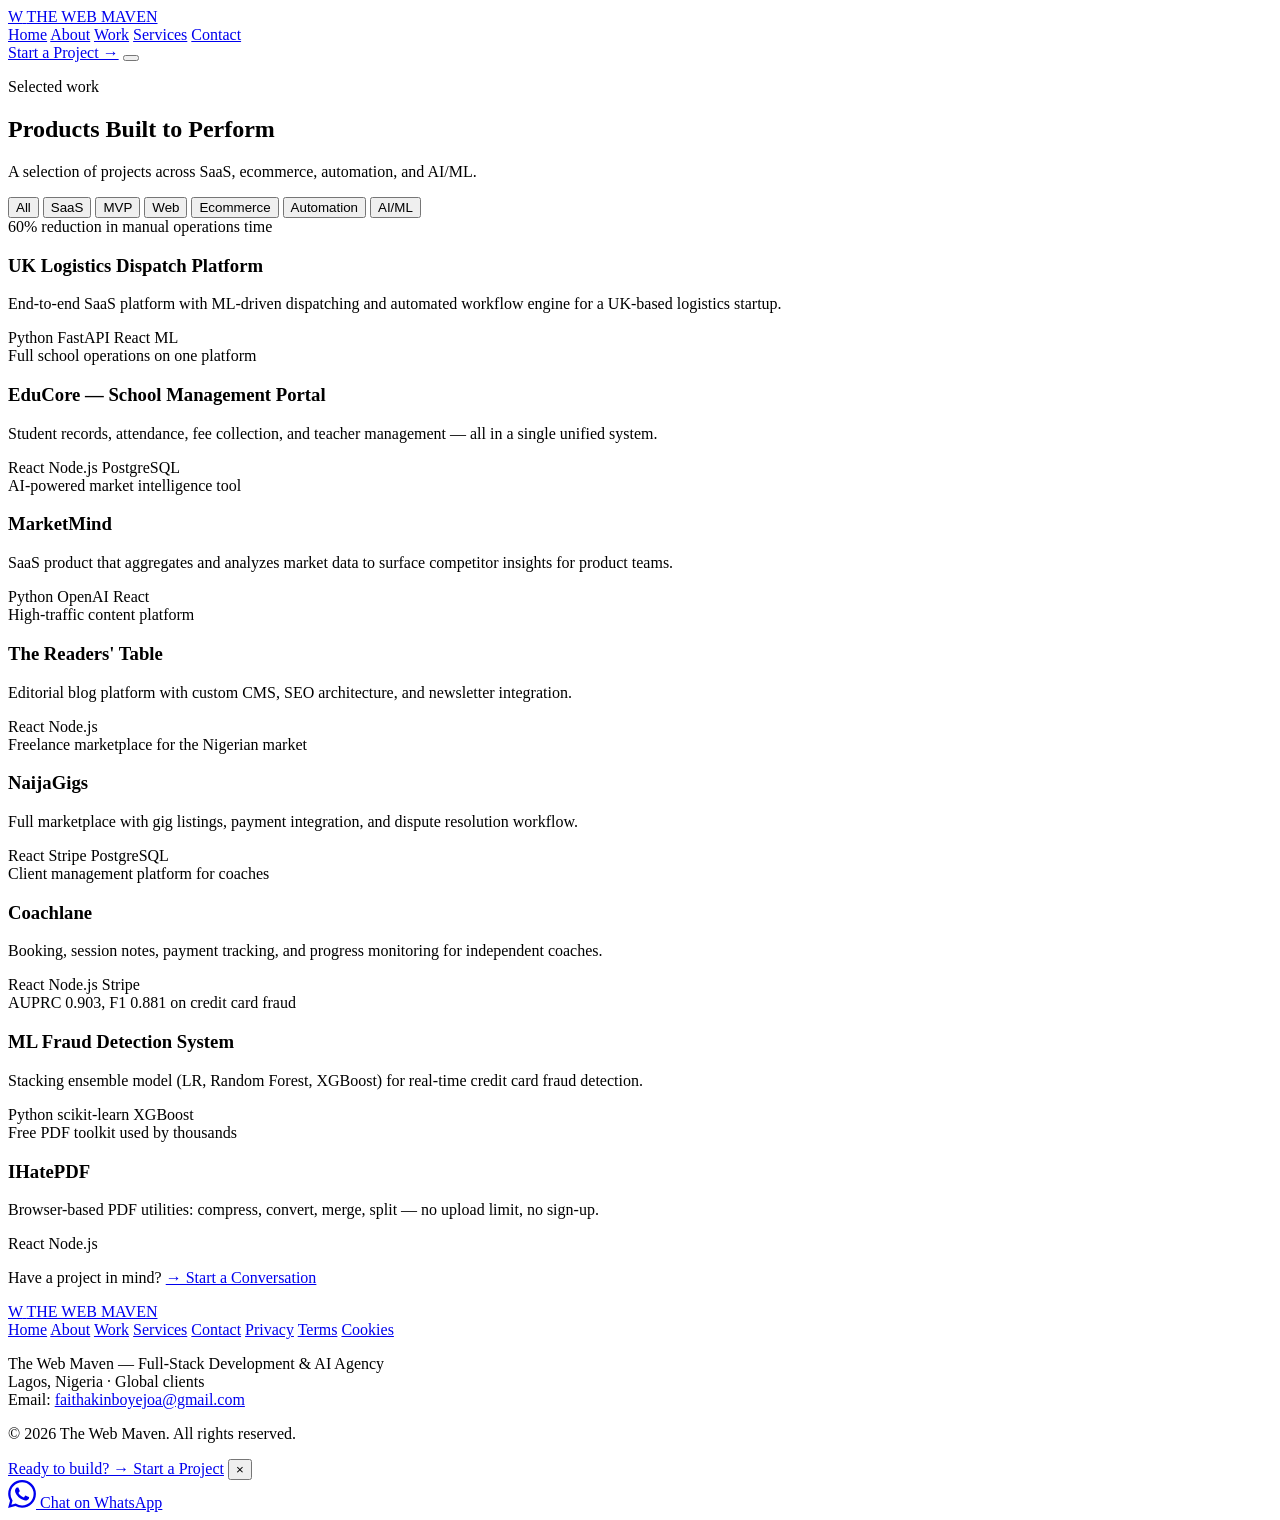
<file: work.html>
<!doctype html>
<html lang="en">
<head>
  <meta charset="UTF-8">
  <meta name="viewport" content="width=device-width, initial-scale=1.0">

  <!-- SEO: Title & Description -->
  <title>Portfolio — SaaS, MVP &amp; Web Projects | The Web Maven</title>
  <meta name="description" content="See the products we've built: SaaS platforms, MVPs, ecommerce stores, and automation systems for startups across 4 countries.">
  <meta name="robots" content="index, follow">

  <!-- SEO: Canonical -->
  <link rel="canonical" href="https://thewebmavenhq.com/work.html" />

  <!-- Open Graph -->
  <meta property="og:type" content="website" />
  <meta property="og:url" content="https://thewebmavenhq.com/work.html" />
  <meta property="og:title" content="Portfolio — SaaS, MVP &amp; Web Projects | The Web Maven" />
  <meta property="og:description" content="See the products we've built: SaaS platforms, MVPs, ecommerce stores, and automation systems for startups across 4 countries." />
  <meta property="og:image" content="https://thewebmavenhq.com/assets/og-image.jpg" />
  <meta property="og:image:width" content="1200">
  <meta property="og:image:height" content="630">
  <meta property="og:site_name" content="The Web Maven">
  <meta property="og:locale" content="en_US">

  <!-- Twitter Card -->
  <meta name="twitter:card" content="summary_large_image" />
  <meta name="twitter:title" content="Portfolio — SaaS, MVP &amp; Web Projects | The Web Maven" />
  <meta name="twitter:description" content="See the products we've built: SaaS platforms, MVPs, ecommerce stores, and automation systems for startups across 4 countries." />
  <meta name="twitter:image" content="https://thewebmavenhq.com/assets/og-image.jpg" />

  <!-- JSON-LD -->
  <script type="application/ld+json">
  {
    "@context": "https://schema.org",
    "@type": "CollectionPage",
    "name": "Portfolio — The Web Maven",
    "url": "https://thewebmavenhq.com/work.html",
    "description": "A selection of SaaS platforms, MVPs, ecommerce stores, and automation systems built for startups.",
    "publisher": {
      "@type": "Organization",
      "name": "The Web Maven",
      "url": "https://thewebmavenhq.com"
    }
  }
  </script>

  <!-- Fonts & Assets -->
  <link rel="preconnect" href="https://fonts.googleapis.com" />
  <link rel="preconnect" href="https://fonts.gstatic.com" crossorigin />
  <link href="https://fonts.googleapis.com/css2?family=Inter:wght@400;500;600;700;800&display=swap" rel="stylesheet" />
  <link rel="icon" type="image/svg+xml" href="favicon.svg" />
  <link rel="stylesheet" href="styles.css" />
  <meta name="theme-color" content="#0a0d14">
</head>
<body>
  <nav class="nav" aria-label="Main navigation">
    <a class="brand" href="index.html" aria-label="The Web Maven home">
      <span class="brand__mark">W<span class="brand__dot"></span></span>
      <span class="brand__text">THE WEB MAVEN</span>
    </a>
    <div class="nav__links" id="site-menu">
      <a href="index.html">Home</a>
      <a href="about.html">About</a>
      <a class="active" href="work.html" aria-current="page">Work</a>
      <a href="services.html">Services</a>
      <a href="contact.html">Contact</a>
    </div>
    <div class="nav__actions">
      <a class="btn btn--primary nav-cta" href="contact.html">Start a Project &#8594;</a>
      <button class="nav__toggle" type="button" aria-label="Toggle navigation" aria-expanded="false" aria-controls="site-menu">
        <span></span><span></span><span></span>
      </button>
    </div>
  </nav>

  <main>
    <!-- PAGE HERO -->
    <section class="page-hero work-page-hero">
      <div class="container">
        <p class="eyebrow">Selected work</p>
        <h1>Products Built to Perform</h1>
        <p class="lead">A selection of projects across SaaS, ecommerce, automation, and AI/ML.</p>

        <!-- FILTER BAR -->
        <div class="filter-bar" role="group" aria-label="Filter projects by category">
          <button class="filter-btn active" data-filter="all" type="button">All</button>
          <button class="filter-btn" data-filter="saas" type="button">SaaS</button>
          <button class="filter-btn" data-filter="mvp" type="button">MVP</button>
          <button class="filter-btn" data-filter="web" type="button">Web</button>
          <button class="filter-btn" data-filter="ecommerce" type="button">Ecommerce</button>
          <button class="filter-btn" data-filter="automation" type="button">Automation</button>
          <button class="filter-btn" data-filter="ai-ml" type="button">AI/ML</button>
        </div>
      </div>
    </section>

    <!-- PROJECTS GRID -->
    <section class="section section--portfolio">
      <div class="container">
        <div class="portfolio-grid" id="portfolio-grid">

          <!-- Project 1: UK Logistics Dispatch Platform -->
          <article class="portfolio-item animate-on-scroll" data-category="saas automation">
            <div class="portfolio-item__media portfolio-item__media--gradient portfolio-gradient--1" aria-hidden="true"></div>
            <div class="portfolio-item__body">
              <div class="portfolio-outcome">60% reduction in manual operations time</div>
              <h3>UK Logistics Dispatch Platform</h3>
              <p>End-to-end SaaS platform with ML-driven dispatching and automated workflow engine for a UK-based logistics startup.</p>
              <div class="portfolio-tags">
                <span class="tag">Python</span>
                <span class="tag">FastAPI</span>
                <span class="tag">React</span>
                <span class="tag">ML</span>
              </div>
            </div>
          </article>

          <!-- Project 2: EduCore -->
          <article class="portfolio-item animate-on-scroll" data-category="saas web">
            <div class="portfolio-item__media portfolio-item__media--gradient portfolio-gradient--2" aria-hidden="true"></div>
            <div class="portfolio-item__body">
              <div class="portfolio-outcome">Full school operations on one platform</div>
              <h3>EduCore — School Management Portal</h3>
              <p>Student records, attendance, fee collection, and teacher management — all in a single unified system.</p>
              <div class="portfolio-tags">
                <span class="tag">React</span>
                <span class="tag">Node.js</span>
                <span class="tag">PostgreSQL</span>
              </div>
            </div>
          </article>

          <!-- Project 3: MarketMind -->
          <article class="portfolio-item animate-on-scroll" data-category="saas ai-ml">
            <div class="portfolio-item__media portfolio-item__media--gradient portfolio-gradient--3" aria-hidden="true"></div>
            <div class="portfolio-item__body">
              <div class="portfolio-outcome">AI-powered market intelligence tool</div>
              <h3>MarketMind</h3>
              <p>SaaS product that aggregates and analyzes market data to surface competitor insights for product teams.</p>
              <div class="portfolio-tags">
                <span class="tag">Python</span>
                <span class="tag">OpenAI</span>
                <span class="tag">React</span>
              </div>
            </div>
          </article>

          <!-- Project 4: The Readers' Table -->
          <article class="portfolio-item animate-on-scroll" data-category="web">
            <div class="portfolio-item__media portfolio-item__media--gradient portfolio-gradient--4" aria-hidden="true"></div>
            <div class="portfolio-item__body">
              <div class="portfolio-outcome">High-traffic content platform</div>
              <h3>The Readers' Table</h3>
              <p>Editorial blog platform with custom CMS, SEO architecture, and newsletter integration.</p>
              <div class="portfolio-tags">
                <span class="tag">React</span>
                <span class="tag">Node.js</span>
              </div>
            </div>
          </article>

          <!-- Project 5: NaijaGigs -->
          <article class="portfolio-item animate-on-scroll" data-category="ecommerce web">
            <div class="portfolio-item__media portfolio-item__media--gradient portfolio-gradient--5" aria-hidden="true"></div>
            <div class="portfolio-item__body">
              <div class="portfolio-outcome">Freelance marketplace for the Nigerian market</div>
              <h3>NaijaGigs</h3>
              <p>Full marketplace with gig listings, payment integration, and dispute resolution workflow.</p>
              <div class="portfolio-tags">
                <span class="tag">React</span>
                <span class="tag">Stripe</span>
                <span class="tag">PostgreSQL</span>
              </div>
            </div>
          </article>

          <!-- Project 6: Coachlane -->
          <article class="portfolio-item animate-on-scroll" data-category="saas web">
            <div class="portfolio-item__media portfolio-item__media--gradient portfolio-gradient--6" aria-hidden="true"></div>
            <div class="portfolio-item__body">
              <div class="portfolio-outcome">Client management platform for coaches</div>
              <h3>Coachlane</h3>
              <p>Booking, session notes, payment tracking, and progress monitoring for independent coaches.</p>
              <div class="portfolio-tags">
                <span class="tag">React</span>
                <span class="tag">Node.js</span>
                <span class="tag">Stripe</span>
              </div>
            </div>
          </article>

          <!-- Project 7: ML Fraud Detection -->
          <article class="portfolio-item animate-on-scroll" data-category="ai-ml">
            <div class="portfolio-item__media portfolio-item__media--gradient portfolio-gradient--7" aria-hidden="true"></div>
            <div class="portfolio-item__body">
              <div class="portfolio-outcome">AUPRC 0.903, F1 0.881 on credit card fraud</div>
              <h3>ML Fraud Detection System</h3>
              <p>Stacking ensemble model (LR, Random Forest, XGBoost) for real-time credit card fraud detection.</p>
              <div class="portfolio-tags">
                <span class="tag">Python</span>
                <span class="tag">scikit-learn</span>
                <span class="tag">XGBoost</span>
              </div>
            </div>
          </article>

          <!-- Project 8: IHatePDF -->
          <article class="portfolio-item animate-on-scroll" data-category="web saas">
            <div class="portfolio-item__media portfolio-item__media--gradient portfolio-gradient--8" aria-hidden="true"></div>
            <div class="portfolio-item__body">
              <div class="portfolio-outcome">Free PDF toolkit used by thousands</div>
              <h3>IHatePDF</h3>
              <p>Browser-based PDF utilities: compress, convert, merge, split — no upload limit, no sign-up.</p>
              <div class="portfolio-tags">
                <span class="tag">React</span>
                <span class="tag">Node.js</span>
              </div>
            </div>
          </article>

        </div><!-- /portfolio-grid -->

        <!-- Bottom CTA -->
        <div class="work-bottom-cta animate-on-scroll">
          <p>Have a project in mind? <a href="contact.html" class="work-cta-link">&#8594; Start a Conversation</a></p>
        </div>
      </div>
    </section>
  </main>

  <footer class="footer">
    <div class="container footer__grid">
      <a class="brand" href="index.html">
        <span class="brand__mark">W<span class="brand__dot"></span></span>
        <span class="brand__text">THE WEB MAVEN</span>
      </a>
      <nav class="footer__links" aria-label="Footer navigation">
        <a href="index.html">Home</a>
        <a href="about.html">About</a>
        <a href="work.html">Work</a>
        <a href="services.html">Services</a>
        <a href="contact.html">Contact</a>
        <a href="privacy-policy.html">Privacy</a>
        <a href="terms-of-service.html">Terms</a>
        <a href="cookie-policy.html">Cookies</a>
      </nav>
      <p>The Web Maven &mdash; Full-Stack Development &amp; AI Agency<br>
      Lagos, Nigeria &middot; Global clients<br>
      Email: <a href="mailto:faithakinboyejoa@gmail.com">faithakinboyejoa@gmail.com</a></p>
      <p>&copy; <span data-year></span> The Web Maven. All rights reserved.</p>
    </div>
  </footer>

  <!-- Mobile Sticky CTA Bar -->
  <div class="sticky-cta-bar" id="sticky-cta-bar" aria-live="polite" role="complementary">
    <a href="contact.html" class="sticky-cta-bar__link">Ready to build? &#8594; Start a Project</a>
    <button class="sticky-cta-bar__close" aria-label="Close">&times;</button>
  </div>

  <!-- Floating WhatsApp Button -->
  <a class="whatsapp-btn" href="https://wa.me/2348079617768?text=Hi%20Angelo%2C%20I%27d%20like%20to%20discuss%20a%20project" target="_blank" rel="noopener noreferrer" aria-label="Chat on WhatsApp">
    <svg xmlns="http://www.w3.org/2000/svg" width="28" height="28" viewBox="0 0 24 24" fill="currentColor" aria-hidden="true"><path d="M17.472 14.382c-.297-.149-1.758-.867-2.03-.967-.273-.099-.471-.148-.67.15-.197.297-.767.966-.94 1.164-.173.199-.347.223-.644.075-.297-.15-1.255-.463-2.39-1.475-.883-.788-1.48-1.761-1.653-2.059-.173-.297-.018-.458.13-.606.134-.133.298-.347.446-.52.149-.174.198-.298.298-.497.099-.198.05-.371-.025-.52-.075-.149-.669-1.612-.916-2.207-.242-.579-.487-.5-.669-.51a12.8 12.8 0 0 0-.57-.01c-.198 0-.52.074-.792.372-.272.297-1.04 1.016-1.04 2.479 0 1.462 1.065 2.875 1.213 3.074.149.198 2.096 3.2 5.077 4.487.709.306 1.262.489 1.694.625.712.227 1.36.195 1.871.118.571-.085 1.758-.719 2.006-1.413.248-.694.248-1.289.173-1.413-.074-.124-.272-.198-.57-.347m-5.421 7.403h-.004a9.87 9.87 0 0 1-5.031-1.378l-.361-.214-3.741.982.998-3.648-.235-.374a9.86 9.86 0 0 1-1.51-5.26c.001-5.45 4.436-9.884 9.888-9.884 2.64 0 5.122 1.03 6.988 2.898a9.825 9.825 0 0 1 2.893 6.994c-.003 5.45-4.437 9.884-9.885 9.884m8.413-18.297A11.815 11.815 0 0 0 12.05 0C5.495 0 .16 5.335.157 11.892c0 2.096.547 4.142 1.588 5.945L.057 24l6.305-1.654a11.882 11.882 0 0 0 5.683 1.448h.005c6.554 0 11.89-5.335 11.893-11.893a11.821 11.821 0 0 0-3.48-8.413z"/></svg>
    <span class="whatsapp-btn__tooltip">Chat on WhatsApp</span>
  </a>

  <script src="assets/enhancements.js" defer></script>

  <!-- Portfolio filter — page-specific JS -->
  <script defer>
  (function () {
    'use strict';
    var filterBtns = document.querySelectorAll('.filter-btn');
    var items = document.querySelectorAll('.portfolio-item');

    if (!filterBtns.length || !items.length) return;

    function setFilter(category) {
      filterBtns.forEach(function (btn) {
        btn.classList.toggle('active', btn.dataset.filter === category);
      });

      items.forEach(function (item) {
        var cats = (item.dataset.category || '').split(' ');
        var match = category === 'all' || cats.indexOf(category) !== -1;
        if (match) {
          item.removeAttribute('hidden');
          item.style.display = '';
        } else {
          item.setAttribute('hidden', '');
          item.style.display = 'none';
        }
      });
    }

    filterBtns.forEach(function (btn) {
      btn.addEventListener('click', function () {
        setFilter(btn.dataset.filter);
      });
    });
  })();
  </script>
</body>
</html>
</file>
<file: styles.css>
"/* ═══════════════════════════════════════════════════════════════════════\n   THE WEB MAVEN — Phase 2 Dark UI Design System\n   styles.css — complete site stylesheet\n   ═══════════════════════════════════════════════════════════════════════ */\n\n/* ═══════════════════════════════════════════════════════════════════════\n   1. CSS RESET + BOX SIZING\n   ═══════════════════════════════════════════════════════════════════════ */\n\n*, *::before, *::after { box-sizing: border-box; }\n* { margin: 0; padding: 0; }\n\nhtml {\n  scroll-behavior: smooth;\n  -webkit-text-size-adjust: 100%;\n}\n\n/* ═══════════════════════════════════════════════════════════════════════\n   2. CSS CUSTOM PROPERTIES (:root)\n   ═══════════════════════════════════════════════════════════════════════ */\n\n:root {\n  /* Phase 2 Dark Palette */\n  --bg-primary: #0a0d14;\n  --bg-secondary: #0f1320;\n  --bg-card: rgba(255, 255, 255, 0.04);\n  --bg-card-hover: rgba(255, 255, 255, 0.07);\n  --accent-gold: #c8922a;\n  --accent-gold-light: #e0a83a;\n  --accent-gold-glow: rgba(200, 146, 42, 0.15);\n  --text-primary: #f0f0f0;\n  --text-secondary: #9ba3b8;\n  --text-muted: #5a6278;\n  --border: rgba(255, 255, 255, 0.08);\n  --border-gold: rgba(200, 146, 42, 0.3);\n  --glass-bg: rgba(255, 255, 255, 0.04);\n  --glass-border: rgba(255, 255, 255, 0.1);\n  --shadow-gold: 0 0 30px rgba(200, 146, 42, 0.1);\n\n  /* Legacy token aliases (keep for other pages) */\n  --brand-gold: #c8922a;\n  --brand-gold-light: #f0b94a;\n  --brand-dark: #0a0d14;\n  --brand-dark-2: #0f1320;\n  --brand-dark-3: #1a2236;\n  --brand-mid: #242c3d;\n  --ink: #f0f0f0;\n  --ink-mid: #9ba3b8;\n  --ink-muted: #5a6278;\n  --ink-dark: #0a0d14;\n  --surface: #0a0d14;\n  --surface-2: #0f1320;\n  --surface-3: #1a2236;\n  --surface-card: rgba(255, 255, 255, 0.04);\n  --surface-card-border: rgba(200, 146, 42, 0.15);\n  --surface-glass: rgba(10, 13, 20, 0.8);\n  --accent: #c8922a;\n  --accent-hover: #e0a83a;\n  --accent-glow: rgba(200, 146, 42, 0.25);\n\n  /* Typography */\n  --font-display: 'Inter', -apple-system, BlinkMacSystemFont, 'Segoe UI', sans-serif;\n  --font-body: 'Inter', -apple-system, BlinkMacSystemFont, 'Segoe UI', sans-serif;\n\n  /* Fluid type scale */\n  --step--1: clamp(0.8rem, 0.78rem + 0.1vw, 0.875rem);\n  --step-0:  clamp(1rem, 0.95rem + 0.25vw, 1.125rem);\n  --step-1:  clamp(1.2rem, 1.1rem + 0.5vw, 1.5rem);\n  --step-2:  clamp(1.5rem, 1.3rem + 1vw, 2.1rem);\n  --step-3:  clamp(2rem, 1.6rem + 2vw, 3.2rem);\n  --step-4:  clamp(2.8rem, 2rem + 4vw, 5.5rem);\n\n  /* Spacing */\n  --space-1: 0.5rem;\n  --space-2: 1rem;\n  --space-3: 1.5rem;\n  --space-4: 2rem;\n  --space-5: 3rem;\n  --space-6: 4.5rem;\n  --space-7: 7rem;\n  --space-8: 10rem;\n\n  /* Layout */\n  --content-width: 76rem;\n  --nav-height: 72px;\n  --radius-sm: 6px;\n  --radius-md: 12px;\n  --radius-lg: 20px;\n  --radius-xl: 32px;\n\n  /* Effects */\n  --shadow-card: 0 4px 24px rgba(0, 0, 0, 0.45);\n  --transition: 0.22s cubic-bezier(0.4, 0, 0.2, 1);\n  --transition-slow: 0.4s cubic-bezier(0.4, 0, 0.2, 1);\n  --measure: 64ch;\n}\n\n/* ═══════════════════════════════════════════════════════════════════════\n   3. TYPOGRAPHY GLOBALS\n   ═══════════════════════════════════════════════════════════════════════ */\n\nbody {\n  font-family: var(--font-body);\n  font-size: 16px;\n  line-height: 1.6;\n  color: var(--text-primary);\n  background: var(--bg-primary);\n  -webkit-font-smoothing: antialiased;\n  overflow-x: hidden;\n}\n\nimg, picture, video, svg { display: block; max-width: 100%; }\n\nh1, h2, h3, h4, h5, h6 {\n  font-family: var(--font-display);\n  color: var(--text-primary);\n  line-height: 1.15;\n  font-weight: 800;\n  letter-spacing: -0.02em;\n}\n\nh1 { font-size: var(--step-4); }\nh2 { font-size: var(--step-3); }\nh3 { font-size: var(--step-2); }\nh4 { font-size: var(--step-1); }\n\np { max-width: var(--measure); }\np + p { margin-top: 1.2em; }\n\na { color: var(--accent-gold); text-decoration: none; transition: color var(--transition); }\na:hover { color: var(--accent-gold-light); }\na:focus-visible, button:focus-visible {\n  outline: 2px solid var(--accent-gold);\n  outline-offset: 3px;\n  border-radius: var(--radius-sm);\n}\n\ninput, select, textarea, button { font-family: var(--font-body); }\n\n/* ═══════════════════════════════════════════════════════════════════════\n   4. LAYOUT UTILITIES\n   ═══════════════════════════════════════════════════════════════════════ */\n\n.container {\n  max-width: var(--content-width);\n  margin-inline: auto;\n  padding-inline: clamp(1.25rem, 5vw, 3rem);\n}\n\nsection { padding-block: var(--space-6); }\n.section--tight { padding-block: var(--space-4); }\n\n/* ═══════════════════════════════════════════════════════════════════════\n   5. NAVIGATION\n   ═══════════════════════════════════════════════════════════════════════ */\n\n.nav {\n  position: fixed;\n  top: 0;\n  width: 100%;\n  background: rgba(10, 13, 20, 0.8);\n  backdrop-filter: blur(20px);\n  -webkit-backdrop-filter: blur(20px);\n  border-bottom: 1px solid var(--glass-border);\n  z-index: 1000;\n  height: var(--nav-height);\n  display: flex;\n  align-items: center;\n  justify-content: space-between;\n  padding-inline: clamp(1.25rem, 5vw, 3rem);\n  transition: background var(--transition), border-color var(--transition);\n}\n\n.nav--scrolled {\n  background: rgba(10, 13, 20, 0.95);\n  border-bottom-color: var(--border-gold);\n}\n\n/* Brand */\n.brand {\n  display: flex;\n  align-items: center;\n  gap: 10px;\n  text-decoration: none;\n  color: var(--text-primary);\n  font-weight: 700;\n}\n\n.brand__mark {\n  display: inline-flex;\n  align-items: center;\n  justify-content: center;\n  width: 36px;\n  height: 36px;\n  background: var(--accent-gold);\n  border-radius: var(--radius-sm);\n  font-size: 1.1rem;\n  font-weight: 800;\n  color: #fff;\n  line-height: 1;\n  position: relative;\n}\n\n.brand__dot {\n  position: absolute;\n  bottom: 4px;\n  right: 4px;\n  width: 5px;\n  height: 5px;\n  background: #fff;\n  border-radius: 50%;\n}\n\n.brand__text {\n  font-size: var(--step--1);\n  font-weight: 700;\n  letter-spacing: 0.1em;\n  text-transform: uppercase;\n  color: var(--text-primary);\n}\n\n/* Nav links */\n.nav__links {\n  display: flex;\n  align-items: center;\n  gap: var(--space-4);\n  list-style: none;\n}\n\n.nav__links a {\n  font-size: var(--step--1);\n  font-weight: 500;\n  color: var(--text-secondary);\n  letter-spacing: 0.02em;\n  position: relative;\n  text-decoration: none;\n  transition: color var(--transition);\n}\n\n.nav__links a::after {\n  content: '';\n  position: absolute;\n  bottom: -2px;\n  left: 0;\n  right: 0;\n  height: 1px;\n  background: var(--accent-gold);\n  transform: scaleX(0);\n  transform-origin: left;\n  transition: transform var(--transition);\n}\n\n.nav__links a:hover,\n.nav__links a.active { color: var(--accent-gold); }\n\n.nav__links a.active::after,\n.nav__links a:hover::after { transform: scaleX(1); }\n\n/* Nav actions */\n.nav__actions {\n  display: flex;\n  align-items: center;\n  gap: var(--space-2);\n}\n\n/* Mobile toggle */\n.nav__toggle {\n  display: none;\n  flex-direction: column;\n  gap: 5px;\n  width: 28px;\n  cursor: pointer;\n  background: none;\n  border: none;\n  padding: 4px;\n}\n\n.nav__toggle span {\n  display: block;\n  height: 1.5px;\n  background: var(--text-primary);\n  border-radius: 2px;\n  transition: transform var(--transition), opacity var(--transition);\n}\n\n.nav__toggle.open span:nth-child(1) { transform: translateY(6.5px) rotate(45deg); }\n.nav__toggle.open span:nth-child(2) { opacity: 0; }\n.nav__toggle.open span:nth-child(3) { transform: translateY(-6.5px) rotate(-45deg); }\n\n@media (max-width: 768px) {\n  .nav__links {\n    position: fixed;\n    inset: var(--nav-height) 0 0 0;\n    background: var(--bg-secondary);\n    flex-direction: column;\n    align-items: flex-start;\n    padding: var(--space-4) clamp(1.25rem, 5vw, 3rem);\n    gap: var(--space-3);\n    transform: translateX(100%);\n    transition: transform var(--transition-slow);\n    border-left: 1px solid var(--border);\n  }\n\n  .nav__links.open { transform: translateX(0); }\n  .nav__links a { font-size: var(--step-1); }\n  .nav__toggle { display: flex; }\n  .nav-cta { display: none; }\n}\n\n/* ═══════════════════════════════════════════════════════════════════════\n   6. BUTTONS\n   ═══════════════════════════════════════════════════════════════════════ */\n\n.btn {\n  display: inline-flex;\n  align-items: center;\n  gap: 8px;\n  font-family: var(--font-body);\n  font-size: var(--step--1);\n  font-weight: 600;\n  letter-spacing: 0.03em;\n  padding: 0.75rem 1.5rem;\n  border-radius: var(--radius-sm);\n  border: 1.5px solid transparent;\n  cursor: pointer;\n  text-decoration: none;\n  transition: background var(--transition), color var(--transition), border-color var(--transition), box-shadow var(--transition), transform var(--transition);\n  white-space: nowrap;\n}\n\n.btn:hover { transform: translateY(-1px); }\n.btn:active { transform: translateY(0); }\n\n.btn--primary {\n  background: var(--accent-gold);\n  color: #fff;\n  border-color: var(--accent-gold);\n  box-shadow: 0 4px 16px var(--accent-gold-glow);\n}\n\n.btn--primary:hover {\n  background: var(--accent-gold-light);\n  border-color: var(--accent-gold-light);\n  box-shadow: 0 6px 24px rgba(200, 146, 42, 0.4);\n  color: #fff;\n}\n\n.btn--ghost {\n  background: transparent;\n  color: var(--text-secondary);\n  border-color: var(--border);\n}\n\n.btn--ghost:hover {\n  border-color: var(--accent-gold);\n  color: var(--text-primary);\n}\n\n.btn--lg {\n  font-size: var(--step-0);\n  padding: 1rem 2rem;\n}\n\n/* ═══════════════════════════════════════════════════════════════════════\n   7. HERO SECTION\n   ═══════════════════════════════════════════════════════════════════════ */\n\n.hero {\n  min-height: 100svh;\n  display: flex;\n  flex-direction: column;\n  justify-content: center;\n  padding-top: var(--nav-height);\n  background: linear-gradient(180deg, var(--bg-primary) 0%, var(--bg-secondary) 100%);\n  position: relative;\n  overflow: hidden;\n}\n\n/* Animated background grid */\n.hero__bg-grid {\n  position: absolute;\n  inset: 0;\n  pointer-events: none;\n  background-image:\n    linear-gradient(rgba(200, 146, 42, 0.03) 1px, transparent 1px),\n    linear-gradient(90deg, rgba(200, 146, 42, 0.03) 1px, transparent 1px);\n  background-size: 60px 60px;\n  animation: gridFloat 20s ease-in-out infinite;\n  z-index: 0;\n}\n\n@keyframes gridFloat {\n  0%, 100% { transform: translateY(0); }\n  50% { transform: translateY(-20px); }\n}\n\n.hero__grid {\n  display: grid;\n  grid-template-columns: 1fr 1fr;\n  gap: var(--space-6);\n  align-items: center;\n  padding-block: var(--space-7);\n  position: relative;\n  z-index: 1;\n}\n\n.hero__copy { position: relative; }\n\n/* Badge */\n.hero__badge {\n  display: inline-flex;\n  align-items: center;\n  gap: 8px;\n  background: var(--bg-card);\n  border: 1px solid var(--border-gold);\n  border-radius: var(--radius-xl);\n  padding: 6px 16px;\n  font-size: var(--step--1);\n  font-weight: 500;\n  color: var(--text-secondary);\n  margin-bottom: var(--space-3);\n  position: relative;\n}\n\n.badge-pulse {\n  width: 8px;\n  height: 8px;\n  background: var(--accent-gold);\n  border-radius: 50%;\n  display: inline-block;\n  animation: pulse 2s ease-in-out infinite;\n}\n\n@keyframes pulse {\n  0%, 100% { box-shadow: 0 0 0 0 rgba(200, 146, 42, 0.4); }\n  50% { box-shadow: 0 0 0 6px rgba(200, 146, 42, 0); }\n}\n\n.hero__copy h1 {\n  font-size: clamp(2.4rem, 5vw, 4.5rem);\n  font-weight: 800;\n  color: var(--text-primary);\n  line-height: 1.1;\n  margin-bottom: var(--space-3);\n}\n\n.hero__sub {\n  font-size: var(--step-1);\n  color: var(--text-secondary);\n  line-height: 1.6;\n  margin-bottom: var(--space-4);\n  max-width: 52ch;\n}\n\n.hero__actions {\n  display: flex;\n  gap: var(--space-2);\n  flex-wrap: wrap;\n  margin-bottom: var(--space-5);\n}\n\n/* Proof pills (hero version) */\n.proof-pills {\n  display: flex;\n  flex-wrap: wrap;\n  gap: 10px;\n  padding-block: var(--space-4);\n  position: relative;\n  z-index: 1;\n}\n\n.proof-pill {\n  display: inline-flex;\n  align-items: center;\n  gap: 6px;\n  background: var(--glass-bg);\n  border: 1px solid var(--border-gold);\n  border-radius: var(--radius-xl);\n  padding: 8px 16px;\n  font-size: var(--step--1);\n  font-weight: 500;\n  color: var(--text-secondary);\n  backdrop-filter: blur(8px);\n  -webkit-backdrop-filter: blur(8px);\n}\n\n.proof-pill::before {\n  content: '';\n  width: 6px;\n  height: 6px;\n  background: var(--accent-gold);\n  border-radius: 50%;\n  flex-shrink: 0;\n}\n\n/* Hero Visual */\n.hero__visual { position: relative; }\n\n.hero-grid-canvas {\n  position: relative;\n  height: 400px;\n  border-radius: var(--radius-lg);\n  background: var(--bg-card);\n  border: 1px solid var(--border);\n  overflow: hidden;\n}\n\n.grid-lines {\n  position: absolute;\n  inset: 0;\n  background-image:\n    linear-gradient(rgba(200, 146, 42, 0.06) 1px, transparent 1px),\n    linear-gradient(90deg, rgba(200, 146, 42, 0.06) 1px, transparent 1px);\n  background-size: 40px 40px;\n}\n\n.grid-glow {\n  position: absolute;\n  top: 50%;\n  left: 50%;\n  transform: translate(-50%, -50%);\n  width: 200px;\n  height: 200px;\n  background: radial-gradient(ellipse, rgba(200, 146, 42, 0.15) 0%, transparent 70%);\n}\n\n.floating-card {\n  position: absolute;\n  display: flex;\n  align-items: center;\n  gap: 8px;\n  background: rgba(15, 19, 32, 0.9);\n  border: 1px solid var(--border-gold);\n  border-radius: var(--radius-md);\n  padding: 10px 16px;\n  font-size: 0.8rem;\n  font-weight: 600;\n  color: var(--text-primary);\n  backdrop-filter: blur(12px);\n  -webkit-backdrop-filter: blur(12px);\n  white-space: nowrap;\n  box-shadow: var(--shadow-gold);\n}\n\n.floating-card--1 { top: 20%; left: 10%; animation: floatCard 6s ease-in-out infinite; }\n.floating-card--2 { top: 45%; right: 10%; animation: floatCard 6s ease-in-out infinite 2s; }\n.floating-card--3 { bottom: 20%; left: 20%; animation: floatCard 6s ease-in-out infinite 4s; }\n\n@keyframes floatCard {\n  0%, 100% { transform: translateY(0); }\n  50% { transform: translateY(-8px); }\n}\n\n.fc-dot {\n  width: 8px;\n  height: 8px;\n  border-radius: 50%;\n  flex-shrink: 0;\n}\n\n.fc-dot--green { background: #22c55e; box-shadow: 0 0 8px rgba(34, 197, 94, 0.5); }\n.fc-dot--gold { background: var(--accent-gold); box-shadow: 0 0 8px var(--accent-gold-glow); }\n.fc-dot--blue { background: #3b82f6; box-shadow: 0 0 8px rgba(59, 130, 246, 0.5); }\n\n@media (max-width: 900px) {\n  .hero__grid { grid-template-columns: 1fr; padding-block: var(--space-5); }\n  .hero__visual { display: none; }\n}\n\n/* ═══════════════════════════════════════════════════════════════════════\n   8. SECTION HEADERS\n   ═══════════════════════════════════════════════════════════════════════ */\n\n.eyebrow {\n  display: inline-flex;\n  align-items: center;\n  gap: 8px;\n  font-size: var(--step--1);\n  font-weight: 600;\n  letter-spacing: 0.12em;\n  text-transform: uppercase;\n  color: var(--accent-gold);\n  margin-bottom: var(--space-2);\n}\n\n.eyebrow::before {\n  content: '';\n  display: block;\n  width: 24px;\n  height: 1.5px;\n  background: var(--accent-gold);\n  flex-shrink: 0;\n}\n\n.section-header {\n  margin-bottom: var(--space-5);\n}\n\n.section-header h2 {\n  color: var(--text-primary);\n  margin-top: var(--space-1);\n}\n\n/* ═══════════════════════════════════════════════════════════════════════\n   9. SERVICES CARDS\n   ═══════════════════════════════════════════════════════════════════════ */\n\n.section--services { background: var(--bg-secondary); }\n\n.services-grid {\n  display: grid;\n  grid-template-columns: repeat(3, 1fr);\n  gap: 20px;\n}\n\n@media (max-width: 768px) { .services-grid { grid-template-columns: 1fr; } }\n\n.service-card {\n  position: relative;\n  padding: var(--space-4);\n  background: var(--bg-card);\n  border: 1px solid var(--border);\n  border-radius: var(--radius-lg);\n  backdrop-filter: blur(8px);\n  -webkit-backdrop-filter: blur(8px);\n  transition: border-color var(--transition), box-shadow var(--transition), transform var(--transition);\n  overflow: hidden;\n}\n\n.service-card::before {\n  content: '';\n  position: absolute;\n  top: 0;\n  left: 0;\n  right: 0;\n  height: 2px;\n  background: linear-gradient(90deg, var(--accent-gold), transparent);\n  opacity: 0;\n  transition: opacity var(--transition);\n}\n\n.service-card:hover {\n  border-color: var(--border-gold);\n  box-shadow: var(--shadow-gold);\n  transform: translateY(-4px);\n}\n\n.service-card:hover::before { opacity: 1; }\n\n.service-card__icon {\n  width: 48px;\n  height: 48px;\n  display: flex;\n  align-items: center;\n  justify-content: center;\n  background: var(--accent-gold-glow);\n  border-radius: var(--radius-md);\n  color: var(--accent-gold);\n  margin-bottom: var(--space-3);\n  border: 1px solid var(--border-gold);\n}\n\n.service-card h3 {\n  font-size: var(--step-1);\n  color: var(--text-primary);\n  margin-bottom: var(--space-2);\n}\n\n.service-card p {\n  font-size: var(--step--1);\n  color: var(--text-secondary);\n  max-width: none;\n}\n\n.service-card__link {\n  display: inline-flex;\n  align-items: center;\n  gap: 6px;\n  margin-top: var(--space-3);\n  font-size: var(--step--1);\n  font-weight: 600;\n  color: var(--accent-gold);\n  text-decoration: none;\n  transition: gap var(--transition), color var(--transition);\n}\n\n.service-card__link:hover { color: var(--accent-gold-light); gap: 10px; }\n\n/* ═══════════════════════════════════════════════════════════════════════\n   10. STATS COUNTER\n   ═══════════════════════════════════════════════════════════════════════ */\n\n.section--stats {\n  background: var(--bg-primary);\n  border-top: 1px solid var(--border);\n  border-bottom: 1px solid var(--border);\n}\n\n.stats-grid {\n  display: grid;\n  grid-template-columns: repeat(4, 1fr);\n  gap: 20px;\n}\n\n@media (max-width: 768px) { .stats-grid { grid-template-columns: repeat(2, 1fr); } }\n@media (max-width: 400px) { .stats-grid { grid-template-columns: 1fr; } }\n\n.stat-item {\n  text-align: center;\n  padding: var(--space-4);\n  background: var(--bg-card);\n  border: 1px solid var(--border);\n  border-radius: var(--radius-lg);\n  transition: border-color var(--transition), transform var(--transition);\n}\n\n.stat-item:hover {\n  border-color: var(--border-gold);\n  transform: translateY(-2px);\n}\n\n.stat-number {\n  display: block;\n  font-size: clamp(2.5rem, 5vw, 4rem);\n  font-weight: 800;\n  color: var(--accent-gold);\n  line-height: 1;\n  margin-bottom: 8px;\n  font-variant-numeric: tabular-nums;\n}\n\n.stat-label {\n  display: block;\n  font-size: var(--step--1);\n  color: var(--text-secondary);\n  font-weight: 500;\n}\n\n/* ═══════════════════════════════════════════════════════════════════════\n   11. CASE STUDY CARD\n   ═══════════════════════════════════════════════════════════════════════ */\n\n.section--case-study { background: var(--bg-secondary); }\n\n.case-study-card {\n  position: relative;\n  background: var(--bg-card);\n  border: 1px solid var(--border);\n  border-left: 3px solid var(--accent-gold);\n  border-radius: var(--radius-lg);\n  padding: var(--space-5);\n  max-width: 800px;\n  margin: 0 auto;\n}\n\n.case-study-card__label {\n  font-size: var(--step--1);\n  font-weight: 600;\n  letter-spacing: 0.12em;\n  text-transform: uppercase;\n  color: var(--accent-gold);\n  margin-bottom: var(--space-2);\n}\n\n.case-study-card__client {\n  font-size: var(--step--1);\n  color: var(--text-secondary);\n  margin-bottom: var(--space-2);\n}\n\n.case-study-card__result {\n  font-size: var(--step-3);\n  color: var(--text-primary);\n  margin-bottom: var(--space-3);\n  line-height: 1.2;\n}\n\n.case-study-card__how {\n  color: var(--text-secondary);\n  margin-bottom: var(--space-4);\n  max-width: 60ch;\n}\n\n/* ═══════════════════════════════════════════════════════════════════════\n   12. TESTIMONIALS\n   ═══════════════════════════════════════════════════════════════════════ */\n\n.section--testimonials { background: var(--bg-primary); }\n\n.testimonials-grid {\n  display: grid;\n  grid-template-columns: repeat(3, 1fr);\n  gap: 20px;\n}\n\n@media (max-width: 768px) { .testimonials-grid { grid-template-columns: 1fr; } }\n\n.testimonial-card {\n  background: var(--bg-card);\n  border: 1px solid var(--border);\n  border-radius: var(--radius-lg);\n  padding: var(--space-4);\n  transition: transform var(--transition), box-shadow var(--transition), border-color var(--transition);\n}\n\n.testimonial-card:hover {\n  transform: translateY(-4px);\n  box-shadow: var(--shadow-gold);\n  border-color: var(--border-gold);\n}\n\n.testimonial-stars {\n  color: var(--accent-gold);\n  font-size: 1.1rem;\n  letter-spacing: 2px;\n  margin-bottom: var(--space-3);\n}\n\n.testimonial-card blockquote p {\n  font-size: var(--step-0);\n  color: var(--text-secondary);\n  font-style: italic;\n  line-height: 1.7;\n  max-width: none;\n}\n\n.testimonial-author {\n  display: flex;\n  align-items: center;\n  gap: 12px;\n  margin-top: var(--space-3);\n  padding-top: var(--space-3);\n  border-top: 1px solid var(--border);\n}\n\n.testimonial-author__avatar {\n  width: 40px;\n  height: 40px;\n  border-radius: 50%;\n  background: var(--accent-gold-glow);\n  border: 1px solid var(--border-gold);\n  display: flex;\n  align-items: center;\n  justify-content: center;\n  font-size: 0.75rem;\n  font-weight: 700;\n  color: var(--accent-gold);\n  flex-shrink: 0;\n}\n\n.testimonial-author strong {\n  display: block;\n  font-size: var(--step--1);\n  font-weight: 600;\n  color: var(--text-primary);\n}\n\n.testimonial-author span {\n  display: block;\n  font-size: 0.75rem;\n  color: var(--text-muted);\n}\n\n/* ═══════════════════════════════════════════════════════════════════════\n   13. WHY ANGELO SECTION\n   ═══════════════════════════════════════════════════════════════════════ */\n\n.section--why { background: var(--bg-secondary); }\n\n.why-grid {\n  display: grid;\n  grid-template-columns: 1fr 1fr;\n  gap: var(--space-6);\n  align-items: start;\n}\n\n@media (max-width: 768px) { .why-grid { grid-template-columns: 1fr; } }\n\n.why-copy h2 { margin-block: var(--space-2) var(--space-3); }\n\n.why-copy p {\n  color: var(--text-secondary);\n  margin-bottom: var(--space-3);\n}\n\n.why-copy .btn { margin-top: var(--space-2); }\n\n.why-right {\n  display: flex;\n  flex-direction: column;\n  gap: var(--space-3);\n}\n\n/* Availability card */\n.availability-card {\n  display: flex;\n  align-items: center;\n  gap: 12px;\n  background: var(--bg-card);\n  border: 1px solid var(--border);\n  border-radius: var(--radius-md);\n  padding: var(--space-3);\n}\n\n.availability-dot {\n  width: 12px;\n  height: 12px;\n  background: #22c55e;\n  border-radius: 50%;\n  flex-shrink: 0;\n  box-shadow: 0 0 8px rgba(34, 197, 94, 0.5);\n  animation: availPulse 2s ease-in-out infinite;\n}\n\n@keyframes availPulse {\n  0%, 100% { box-shadow: 0 0 0 0 rgba(34, 197, 94, 0.4); }\n  50% { box-shadow: 0 0 0 6px rgba(34, 197, 94, 0); }\n}\n\n.availability-card strong {\n  display: block;\n  font-size: var(--step--1);\n  font-weight: 600;\n  color: var(--text-primary);\n}\n\n.availability-card span {\n  display: block;\n  font-size: 0.75rem;\n  color: var(--text-secondary);\n}\n\n/* Tech stack */\n.tech-stack {\n  background: var(--bg-card);\n  border: 1px solid var(--border);\n  border-radius: var(--radius-lg);\n  padding: var(--space-3);\n}\n\n.tech-stack__label {\n  font-size: var(--step--1);\n  font-weight: 600;\n  color: var(--text-secondary);\n  text-transform: uppercase;\n  letter-spacing: 0.08em;\n  margin-bottom: var(--space-2);\n  max-width: none;\n}\n\n.tech-badges {\n  display: flex;\n  flex-wrap: wrap;\n  gap: 8px;\n}\n\n.tech-badge {\n  font-size: 0.75rem;\n  font-weight: 600;\n  color: var(--text-secondary);\n  background: rgba(255, 255, 255, 0.05);\n  border: 1px solid var(--border);\n  border-radius: var(--radius-sm);\n  padding: 4px 10px;\n  transition: border-color var(--transition), color var(--transition);\n}\n\n.tech-badge:hover {\n  border-color: var(--border-gold);\n  color: var(--accent-gold);\n}\n\n/* ═══════════════════════════════════════════════════════════════════════\n   14. FINAL CTA SECTION\n   ═══════════════════════════════════════════════════════════════════════ */\n\n.section--final-cta {\n  background: linear-gradient(180deg, var(--bg-primary) 0%, var(--bg-secondary) 100%);\n  border-top: 1px solid var(--border);\n}\n\n.final-cta {\n  text-align: center;\n  max-width: 640px;\n  margin: 0 auto;\n  padding: var(--space-6);\n  background: var(--bg-card);\n  border: 1px solid var(--border);\n  border-radius: var(--radius-xl);\n  position: relative;\n  overflow: hidden;\n}\n\n.final-cta::before {\n  content: '';\n  position: absolute;\n  top: 0;\n  left: 50%;\n  transform: translateX(-50%);\n  width: 60%;\n  height: 1px;\n  background: linear-gradient(90deg, transparent, var(--accent-gold), transparent);\n}\n\n.final-cta h2 {\n  font-size: var(--step-3);\n  margin-bottom: var(--space-3);\n}\n\n.final-cta p {\n  color: var(--text-secondary);\n  margin: 0 auto var(--space-4);\n}\n\n/* ═══════════════════════════════════════════════════════════════════════\n   15. ANIMATION CLASSES\n   ═══════════════════════════════════════════════════════════════════════ */\n\n.animate-on-scroll {\n  opacity: 0;\n  transform: translateY(20px);\n  transition: opacity 0.5s ease, transform 0.5s ease;\n}\n\n.animate-on-scroll.visible {\n  opacity: 1;\n  transform: translateY(0);\n}\n\n/* Legacy support for data-reveal */\n[data-reveal] {\n  opacity: 0;\n  transform: translateY(24px);\n  transition: opacity 0.6s ease, transform 0.6s ease;\n}\n\n[data-reveal].revealed {\n  opacity: 1;\n  transform: translateY(0);\n}\n\n/* ═══════════════════════════════════════════════════════════════════════\n   16. MOBILE STICKY CTA BAR\n   ═══════════════════════════════════════════════════════════════════════ */\n\n.sticky-cta-bar {\n  position: fixed;\n  bottom: 0;\n  left: 0;\n  right: 0;\n  background: rgba(10, 13, 20, 0.95);\n  border-top: 1px solid var(--border-gold);\n  padding: 12px 20px;\n  display: flex;\n  align-items: center;\n  justify-content: space-between;\n  gap: 12px;\n  transform: translateY(100%);\n  transition: transform var(--transition-slow);\n  z-index: 500;\n  backdrop-filter: blur(16px);\n  -webkit-backdrop-filter: blur(16px);\n}\n\n.sticky-cta-bar.visible {\n  transform: translateY(0);\n}\n\n.sticky-cta-bar__link {\n  font-size: var(--step--1);\n  font-weight: 600;\n  color: var(--accent-gold);\n  text-decoration: none;\n  flex: 1;\n}\n\n.sticky-cta-bar__link:hover { color: var(--accent-gold-light); }\n\n.sticky-cta-bar__close {\n  background: none;\n  border: 1px solid var(--border);\n  border-radius: var(--radius-sm);\n  color: var(--text-secondary);\n  cursor: pointer;\n  width: 28px;\n  height: 28px;\n  display: flex;\n  align-items: center;\n  justify-content: center;\n  font-size: 1rem;\n  flex-shrink: 0;\n  transition: border-color var(--transition), color var(--transition);\n}\n\n.sticky-cta-bar__close:hover {\n  border-color: var(--accent-gold);\n  color: var(--text-primary);\n}\n\n/* Show only on mobile */\n@media (min-width: 769px) {\n  .sticky-cta-bar { display: none; }\n}\n\n/* ═══════════════════════════════════════════════════════════════════════\n   17. FLOATING WHATSAPP BUTTON\n   ═══════════════════════════════════════════════════════════════════════ */\n\n.whatsapp-btn {\n  position: fixed;\n  bottom: 28px;\n  right: 24px;\n  width: 56px;\n  height: 56px;\n  background: #25D366;\n  border-radius: 50%;\n  display: flex;\n  align-items: center;\n  justify-content: center;\n  color: #fff;\n  text-decoration: none;\n  z-index: 400;\n  box-shadow: 0 4px 16px rgba(37, 211, 102, 0.3);\n  transition: transform var(--transition), box-shadow var(--transition);\n  position: fixed;\n}\n\n.whatsapp-btn:hover {\n  transform: scale(1.1);\n  box-shadow: 0 8px 24px rgba(37, 211, 102, 0.4);\n  color: #fff;\n}\n\n.whatsapp-btn__tooltip {\n  position: absolute;\n  right: 64px;\n  background: rgba(10, 13, 20, 0.95);\n  color: var(--text-primary);\n  border: 1px solid var(--border);\n  border-radius: var(--radius-sm);\n  padding: 6px 12px;\n  font-size: 0.8rem;\n  font-weight: 500;\n  white-space: nowrap;\n  opacity: 0;\n  pointer-events: none;\n  transition: opacity var(--transition);\n}\n\n.whatsapp-btn:hover .whatsapp-btn__tooltip { opacity: 1; }\n\n@media (max-width: 768px) {\n  .whatsapp-btn {\n    width: 48px;\n    height: 48px;\n    bottom: 72px; /* above sticky CTA */\n  }\n}\n\n/* ═══════════════════════════════════════════════════════════════════════\n   18. FOOTER\n   ═══════════════════════════════════════════════════════════════════════ */\n\n.footer {\n  background: var(--bg-secondary);\n  border-top: 1px solid var(--border);\n  padding-block: var(--space-5);\n}\n\n.footer__grid {\n  display: grid;\n  grid-template-columns: auto 1fr 1fr;\n  gap: var(--space-5);\n  align-items: start;\n}\n\n.footer__links {\n  display: flex;\n  flex-direction: column;\n  gap: var(--space-2);\n}\n\n.footer__links a {\n  font-size: var(--step--1);\n  color: var(--text-muted);\n  text-decoration: none;\n  transition: color var(--transition);\n}\n\n.footer__links a:hover { color: var(--text-primary); }\n\n.footer p {\n  font-size: var(--step--1);\n  color: var(--text-muted);\n  line-height: 1.7;\n  max-width: 30ch;\n}\n\n.footer p a { color: var(--text-muted); }\n.footer p a:hover { color: var(--accent-gold); }\n\n@media (max-width: 700px) {\n  .footer__grid { grid-template-columns: 1fr; }\n}\n\n/* ═══════════════════════════════════════════════════════════════════════\n   19. INNER PAGE STYLES (preserve for other pages)\n   ═══════════════════════════════════════════════════════════════════════ */\n\n/* Page hero (inner pages) */\n.page-hero {\n  padding-top: calc(var(--nav-height) + var(--space-6));\n  padding-bottom: var(--space-5);\n  background: var(--bg-primary);\n  border-bottom: 1px solid var(--border);\n}\n\n.page-hero__grid {\n  display: grid;\n  grid-template-columns: 1fr auto;\n  gap: var(--space-5);\n  align-items: end;\n}\n\n.page-hero h1 { color: var(--text-primary); margin-top: var(--space-2); }\n.page-hero .lead { color: var(--text-secondary); margin-top: var(--space-3); }\n\n@media (max-width: 700px) { .page-hero__grid { grid-template-columns: 1fr; } }\n\n/* Section split (two column content) */\n.split {\n  display: grid;\n  grid-template-columns: 1fr 1fr;\n  gap: var(--space-6);\n  align-items: start;\n}\n\n@media (max-width: 700px) { .split { grid-template-columns: 1fr; } }\n\n/* About page */\n.about-hero {\n  min-height: 88svh;\n  display: flex;\n  align-items: center;\n  padding-top: var(--nav-height);\n  background: var(--bg-primary);\n  position: relative;\n  overflow: hidden;\n}\n\n.about-hero__grid {\n  display: grid;\n  grid-template-columns: 1fr 400px;\n  gap: var(--space-7);\n  align-items: center;\n  padding-block: var(--space-7);\n}\n\n@media (max-width: 900px) {\n  .about-hero__grid { grid-template-columns: 1fr; }\n  .about-portrait { display: none; }\n}\n\n/* Work / Portfolio */\n.filter-bar {\n  display: flex;\n  flex-wrap: wrap;\n  gap: 8px;\n  margin-top: var(--space-4);\n}\n\n.filter-btn {\n  font-size: var(--step--1);\n  font-weight: 500;\n  padding: 6px 16px;\n  border-radius: var(--radius-xl);\n  border: 1px solid var(--border);\n  background: transparent;\n  color: var(--text-muted);\n  cursor: pointer;\n  transition: all var(--transition);\n}\n\n.filter-btn:hover, .filter-btn.active {\n  background: var(--accent-gold);\n  color: #fff;\n  border-color: var(--accent-gold);\n}\n\n.portfolio-grid {\n  display: grid;\n  grid-template-columns: repeat(3, 1fr);\n  gap: 24px;\n}\n\n@media (max-width: 900px) { .portfolio-grid { grid-template-columns: repeat(2, 1fr); } }\n@media (max-width: 580px) { .portfolio-grid { grid-template-columns: 1fr; } }\n\n.portfolio-item {\n  background: var(--bg-card);\n  border: 1px solid var(--border);\n  border-radius: var(--radius-lg);\n  overflow: hidden;\n  transition: border-color var(--transition), transform var(--transition), box-shadow var(--transition);\n}\n\n.portfolio-item:hover {\n  border-color: var(--border-gold);\n  transform: translateY(-6px);\n  box-shadow: 0 16px 48px rgba(0, 0, 0, 0.3);\n}\n\n.portfolio-item__media {\n  aspect-ratio: 16/9;\n  overflow: hidden;\n  background: var(--bg-secondary);\n}\n\n.portfolio-item__media img {\n  width: 100%;\n  height: 100%;\n  object-fit: cover;\n  transition: transform 0.6s ease;\n}\n\n.portfolio-item:hover .portfolio-item__media img { transform: scale(1.05); }\n\n.portfolio-item__body { padding: var(--space-3); }\n.portfolio-item__body h3 { font-size: var(--step-1); margin-block: 10px; }\n.portfolio-item__body p { font-size: var(--step--1); color: var(--text-secondary); }\n\n.portfolio-item[hidden] { display: none; }\n\n/* Contact page */\n.contact-grid {\n  display: grid;\n  grid-template-columns: 1fr 1fr;\n  gap: var(--space-6);\n  align-items: start;\n}\n\n@media (max-width: 800px) { .contact-grid { grid-template-columns: 1fr; } }\n\n.form-panel {\n  background: var(--bg-card);\n  border: 1px solid var(--border);\n  border-radius: var(--radius-xl);\n  padding: var(--space-5);\n  position: relative;\n  overflow: hidden;\n}\n\n.form-panel::before {\n  content: '';\n  position: absolute;\n  top: 0;\n  left: 0;\n  right: 0;\n  height: 2px;\n  background: linear-gradient(90deg, var(--accent-gold), transparent);\n}\n\n.form-grid {\n  display: grid;\n  grid-template-columns: 1fr 1fr;\n  gap: 16px;\n}\n\n@media (max-width: 500px) { .form-grid { grid-template-columns: 1fr; } }\n\n.field { display: flex; flex-direction: column; gap: 6px; }\n.field--full { grid-column: 1 / -1; }\n\nlabel {\n  font-size: var(--step--1);\n  font-weight: 500;\n  color: var(--text-secondary);\n}\n\ninput, select, textarea {\n  width: 100%;\n  padding: 0.7rem 1rem;\n  background: var(--bg-secondary);\n  border: 1px solid var(--border);\n  border-radius: var(--radius-sm);\n  color: var(--text-primary);\n  font-size: var(--step-0);\n  transition: border-color var(--transition), box-shadow var(--transition);\n  -webkit-appearance: none;\n}\n\ninput::placeholder, textarea::placeholder { color: var(--text-muted); }\n\ninput:focus, select:focus, textarea:focus {\n  outline: none;\n  border-color: var(--accent-gold);\n  box-shadow: 0 0 0 3px rgba(200, 146, 42, 0.12);\n}\n\ntextarea { resize: vertical; min-height: 120px; line-height: 1.6; }\n\n.form-success {\n  display: none;\n  padding: var(--space-4);\n  background: rgba(200, 146, 42, 0.1);\n  border: 1px solid rgba(200, 146, 42, 0.25);\n  border-radius: var(--radius-md);\n  margin-bottom: var(--space-4);\n}\n\n.form-success.visible { display: block; }\n.form-success h4 { color: var(--accent-gold); margin-bottom: 8px; }\n.form-success p { font-size: var(--step--1); color: var(--text-secondary); }\n\n/* Work cards (home page strip) */\n.work-strip {\n  display: grid;\n  grid-template-columns: repeat(4, 1fr);\n  gap: 20px;\n}\n\n.work-card--large { grid-column: span 2; }\n\n@media (max-width: 900px) {\n  .work-strip { grid-template-columns: repeat(2, 1fr); }\n  .work-card--large { grid-column: span 2; }\n}\n\n@media (max-width: 580px) {\n  .work-strip { grid-template-columns: 1fr; }\n  .work-card--large { grid-column: span 1; }\n}\n\n.work-card {\n  background: var(--bg-card);\n  border: 1px solid var(--border);\n  border-radius: var(--radius-lg);\n  overflow: hidden;\n  transition: border-color var(--transition), transform var(--transition), box-shadow var(--transition);\n}\n\n.work-card:hover {\n  border-color: var(--border-gold);\n  transform: translateY(-4px);\n  box-shadow: 0 12px 40px rgba(0, 0, 0, 0.3);\n}\n\n.work-card__media {\n  aspect-ratio: 16/9;\n  overflow: hidden;\n  background: var(--bg-secondary);\n}\n\n.work-card--large .work-card__media { aspect-ratio: 16/10; }\n\n.work-card__media img {\n  width: 100%;\n  height: 100%;\n  object-fit: cover;\n  transition: transform 0.6s cubic-bezier(0.4, 0, 0.2, 1);\n}\n\n.work-card:hover .work-card__media img { transform: scale(1.04); }\n\n.work-card__body { padding: var(--space-3); }\n\n.work-card__meta {\n  display: flex;\n  gap: 8px;\n  margin-bottom: 10px;\n  flex-wrap: wrap;\n}\n\n.tag {\n  font-size: 0.7rem;\n  font-weight: 600;\n  letter-spacing: 0.08em;\n  text-transform: uppercase;\n  color: var(--accent-gold);\n  background: rgba(200, 146, 42, 0.1);\n  border: 1px solid rgba(200, 146, 42, 0.2);\n  padding: 3px 8px;\n  border-radius: var(--radius-sm);\n}\n\n.work-card__body h3 { font-size: var(--step-1); margin-bottom: 8px; color: var(--text-primary); }\n.work-card__body p { font-size: var(--step--1); color: var(--text-secondary); }\n.work-card__result {\n  font-size: var(--step--1);\n  color: var(--accent-gold);\n  font-weight: 500;\n  margin-top: 10px;\n  padding-top: 10px;\n  border-top: 1px solid var(--border);\n}\n\n/* Ticker */\n.ticker-wrap {\n  overflow: hidden;\n  background: var(--bg-secondary);\n  border-top: 1px solid var(--border);\n  border-bottom: 1px solid var(--border);\n  padding-block: 14px;\n}\n\n.ticker {\n  display: flex;\n  gap: var(--space-5);\n  animation: ticker 28s linear infinite;\n  white-space: nowrap;\n  width: max-content;\n}\n\n.ticker span {\n  font-size: var(--step--1);\n  font-weight: 500;\n  letter-spacing: 0.06em;\n  text-transform: uppercase;\n  color: var(--text-muted);\n  padding-inline: var(--space-4);\n  position: relative;\n}\n\n.ticker span::before {\n  content: '·';\n  position: absolute;\n  left: 0;\n  color: var(--accent-gold);\n}\n\n@keyframes ticker {\n  0%   { transform: translateX(0); }\n  100% { transform: translateX(-50%); }\n}\n\n/* Insight list (problem section) */\n.section-head {\n  display: grid;\n  grid-template-columns: 1fr 1fr;\n  gap: var(--space-5);\n  align-items: start;\n  margin-bottom: var(--space-5);\n}\n\n.section-head .lead { font-size: var(--step-0); color: var(--text-secondary); }\n\n@media (max-width: 700px) { .section-head { grid-template-columns: 1fr; } }\n\n.insight-list {\n  display: flex;\n  flex-direction: column;\n  gap: var(--space-3);\n}\n\n.insight {\n  display: flex;\n  gap: var(--space-3);\n  align-items: flex-start;\n  padding: var(--space-3);\n  background: var(--bg-card);\n  border: 1px solid var(--border);\n  border-radius: var(--radius-md);\n  transition: border-color var(--transition), transform var(--transition);\n}\n\n.insight:hover {\n  border-color: var(--border-gold);\n  transform: translateX(4px);\n}\n\n.insight__icon {\n  font-family: var(--font-display);\n  font-size: var(--step-1);\n  font-weight: 700;\n  color: var(--accent-gold);\n  min-width: 40px;\n  line-height: 1;\n  opacity: 0.7;\n}\n\n.insight h3 { font-size: var(--step-0); margin-bottom: 4px; color: var(--text-primary); }\n.insight p { font-size: var(--step--1); color: var(--text-secondary); max-width: none; }\n\n/* Service grid (4-item) */\n.service-grid {\n  display: grid;\n  grid-template-columns: repeat(2, 1fr);\n  gap: 20px;\n}\n\n@media (max-width: 600px) { .service-grid { grid-template-columns: 1fr; } }\n\n/* Process */\n.process { background: var(--bg-secondary); }\n\n.process-grid {\n  display: grid;\n  grid-template-columns: repeat(4, 1fr);\n  gap: 20px;\n  margin-top: var(--space-5);\n}\n\n@media (max-width: 800px) { .process-grid { grid-template-columns: repeat(2, 1fr); } }\n@media (max-width: 500px) { .process-grid { grid-template-columns: 1fr; } }\n\n.process-step {\n  padding: var(--space-4);\n  background: var(--bg-card);\n  border: 1px solid var(--border);\n  border-radius: var(--radius-lg);\n  position: relative;\n  overflow: hidden;\n  transition: border-color var(--transition), transform var(--transition);\n}\n\n.process-step:hover {\n  border-color: var(--border-gold);\n  transform: translateY(-2px);\n}\n\n.process-step span {\n  font-size: clamp(4rem, 8vw, 7rem);\n  font-weight: 800;\n  color: var(--accent-gold);\n  opacity: 0.08;\n  line-height: 1;\n  position: absolute;\n  top: -8px;\n  right: 12px;\n}\n\n.process-step h3 { font-size: var(--step-1); margin-bottom: 8px; position: relative; }\n.process-step p { font-size: var(--step--1); color: var(--text-secondary); position: relative; }\n\n/* CTA block */\n.cta {\n  text-align: center;\n  max-width: 720px;\n  margin-inline: auto;\n  padding: var(--space-6);\n  background: var(--bg-card);\n  border: 1px solid var(--border);\n  border-radius: var(--radius-xl);\n  position: relative;\n  overflow: hidden;\n}\n\n.cta::before {\n  content: '';\n  position: absolute;\n  top: 0;\n  left: 50%;\n  transform: translateX(-50%);\n  width: 60%;\n  height: 1px;\n  background: linear-gradient(90deg, transparent, var(--accent-gold), transparent);\n}\n\n.cta .eyebrow { justify-content: center; }\n.cta h2 { margin-block: var(--space-2); color: var(--text-primary); }\n.cta p { color: var(--text-secondary); margin-inline: auto; }\n\n.cta__actions {\n  display: flex;\n  gap: var(--space-2);\n  justify-content: center;\n  flex-wrap: wrap;\n  margin-top: var(--space-4);\n}\n\n/* Contact methods */\n.contact-methods {\n  display: flex;\n  flex-direction: column;\n  gap: 12px;\n  margin-top: var(--space-4);\n}\n\n.contact-method {\n  display: flex;\n  align-items: center;\n  gap: var(--space-3);\n  padding: var(--space-3);\n  background: var(--bg-card);\n  border: 1px solid var(--border);\n  border-radius: var(--radius-md);\n  text-decoration: none;\n  color: var(--text-primary);\n  transition: border-color var(--transition), transform var(--transition);\n}\n\n.contact-method:hover {\n  border-color: var(--border-gold);\n  transform: translateX(4px);\n  color: var(--text-primary);\n}\n\n.contact-method__icon {\n  width: 44px;\n  height: 44px;\n  background: rgba(200, 146, 42, 0.1);\n  border-radius: var(--radius-md);\n  display: flex;\n  align-items: center;\n  justify-content: center;\n  color: var(--accent-gold);\n  flex-shrink: 0;\n}\n\n.contact-method strong {\n  display: block;\n  font-size: var(--step--1);\n  font-weight: 600;\n  color: var(--text-primary);\n}\n\n.contact-method span {\n  display: block;\n  font-size: var(--step--1);\n  color: var(--text-muted);\n}\n\n/* Skills / About */\n.skills-grid {\n  display: grid;\n  grid-template-columns: 1fr 1fr;\n  gap: 12px;\n}\n\n.skill-card {\n  padding: var(--space-3);\n  background: var(--bg-card);\n  border: 1px solid var(--border);\n  border-radius: var(--radius-md);\n  transition: border-color var(--transition);\n}\n\n.skill-card:hover { border-color: var(--border-gold); }\n.skill-card__icon { font-size: 1.4rem; margin-bottom: 8px; }\n.skill-card h4 { font-size: var(--step--1); margin-bottom: 6px; }\n.skill-card p { font-size: var(--step--1); color: var(--text-muted); }\n\n/* About story */\n.about-story {\n  display: grid;\n  grid-template-columns: 1fr 340px;\n  gap: var(--space-7);\n  align-items: start;\n}\n\n@media (max-width: 900px) {\n  .about-story { grid-template-columns: 1fr; }\n  .about-sidebar { order: -1; }\n}\n\n.location-card {\n  padding: var(--space-4);\n  background: var(--bg-card);\n  border: 1px solid var(--border);\n  border-radius: var(--radius-lg);\n}\n\n.location-card h4 { font-size: var(--step-0); margin-bottom: var(--space-2); }\n.location-card p { font-size: var(--step--1); color: var(--text-muted); }\n\n/* Nav-CTA & lead */\n.lead { font-size: var(--step-0); }\n\n.nav-cta { /* show on desktop only */ }\n\n/* ═══════════════════════════════════════════════════════════════════════\n   20. PRINT\n   ═══════════════════════════════════════════════════════════════════════ */\n\n@media print {\n  body { background: #fff; color: #000; }\n  .nav, .footer, .ticker-wrap, .btn, .sticky-cta-bar, .whatsapp-btn { display: none !important; }\n  section { padding-block: 1.5rem; }\n}\n\n/* ═══════════════════════════════════════════════════════════════════════\n   21. REDUCED MOTION\n   ═══════════════════════════════════════════════════════════════════════ */\n\n@media (prefers-reduced-motion: reduce) {\n  *, *::before, *::after {\n    animation-duration: 0.01ms !important;\n    animation-iteration-count: 1 !important;\n    transition-duration: 0.01ms !important;\n    scroll-behavior: auto !important;\n  }\n  [data-reveal] { opacity: 1; transform: none; }\n  .animate-on-scroll { opacity: 1; transform: none; }\n}\n\n\n/* ════════════════════════════════════════════════════════════════════════\n   PHASE 3 — Page-Specific Styles\n   about.html, work.html, services.html, contact.html\n   ════════════════════════════════════════════════════════════════════════ */\n\n/* ─── About page hero ─────────────────────────────────────────────── */\n.about-page-hero {\n  min-height: 40vh;\n}\n\n/* ─── Origin story section ────────────────────────────────────────── */\n.section--origin { background: var(--bg-primary); }\n\n.origin-layout { max-width: 780px; }\n\n.origin-prose h2 {\n  font-size: var(--step-3);\n  margin-block: var(--space-2) var(--space-4);\n  color: var(--text-primary);\n}\n\n.prose-block p {\n  font-size: var(--step-1);\n  color: var(--text-secondary);\n  line-height: 1.75;\n  max-width: 68ch;\n}\n\n/* ─── Skills grid (6-up) ──────────────────────────────────────────── */\n.section--skills { background: var(--bg-secondary); }\n\n.skills-grid-6 {\n  display: grid;\n  grid-template-columns: repeat(3, 1fr);\n  gap: 16px;\n  margin-top: var(--space-4);\n}\n\n@media (max-width: 900px) { .skills-grid-6 { grid-template-columns: repeat(2, 1fr); } }\n@media (max-width: 540px) { .skills-grid-6 { grid-template-columns: 1fr; } }\n\n.skill-card-lg {\n  padding: var(--space-4);\n  background: var(--bg-card);\n  border: 1px solid var(--border);\n  border-radius: var(--radius-lg);\n  transition: border-color var(--transition), transform var(--transition);\n}\n\n.skill-card-lg:hover {\n  border-color: var(--border-gold);\n  transform: translateY(-3px);\n}\n\n.skill-card-lg__icon {\n  width: 44px;\n  height: 44px;\n  display: flex;\n  align-items: center;\n  justify-content: center;\n  background: var(--accent-gold-glow);\n  border: 1px solid var(--border-gold);\n  border-radius: var(--radius-md);\n  color: var(--accent-gold);\n  margin-bottom: var(--space-3);\n}\n\n.skill-card-lg h3 {\n  font-size: var(--step-0);\n  color: var(--text-primary);\n  margin-bottom: var(--space-1);\n}\n\n.skill-card-lg p {\n  font-size: var(--step--1);\n  color: var(--text-secondary);\n  max-width: none;\n}\n\n/* ─── Philosophy section ──────────────────────────────────────────── */\n.section--philosophy { background: var(--bg-primary); }\n\n.philosophy-grid {\n  display: grid;\n  grid-template-columns: repeat(3, 1fr);\n  gap: 24px;\n  margin-top: var(--space-4);\n}\n\n@media (max-width: 900px) { .philosophy-grid { grid-template-columns: 1fr; } }\n\n.philosophy-item {\n  padding: var(--space-5);\n  background: var(--bg-card);\n  border: 1px solid var(--border);\n  border-radius: var(--radius-lg);\n  border-top: 3px solid var(--accent-gold);\n}\n\n.philosophy-item__statement {\n  font-size: var(--step-2);\n  font-weight: 800;\n  color: var(--text-primary);\n  line-height: 1.2;\n  margin-bottom: var(--space-3);\n  font-style: italic;\n}\n\n.philosophy-item p {\n  font-size: var(--step--1);\n  color: var(--text-secondary);\n  max-width: none;\n  line-height: 1.7;\n}\n\n/* ─── Work page hero ──────────────────────────────────────────────── */\n.work-page-hero {\n  min-height: 40vh;\n}\n\n/* ─── Portfolio gradient headers (no image, CSS-only) ─────────────── */\n.portfolio-item__media--gradient {\n  aspect-ratio: 16/9;\n  position: relative;\n}\n\n.portfolio-gradient--1 { background: linear-gradient(135deg, #0f1320 0%, #1a2236 40%, rgba(200,146,42,0.12) 100%); }\n.portfolio-gradient--2 { background: linear-gradient(135deg, #0a1628 0%, #132040 50%, rgba(59,130,246,0.10) 100%); }\n.portfolio-gradient--3 { background: linear-gradient(135deg, #12080d 0%, #201428 50%, rgba(168,85,247,0.12) 100%); }\n.portfolio-gradient--4 { background: linear-gradient(135deg, #080f1a 0%, #0f1d2e 50%, rgba(34,197,94,0.10) 100%); }\n.portfolio-gradient--5 { background: linear-gradient(135deg, #140a06 0%, #271505 50%, rgba(249,115,22,0.12) 100%); }\n.portfolio-gradient--6 { background: linear-gradient(135deg, #030d1a 0%, #081528 50%, rgba(14,165,233,0.12) 100%); }\n.portfolio-gradient--7 { background: linear-gradient(135deg, #090903 0%, #171500 50%, rgba(234,179,8,0.12) 100%); }\n.portfolio-gradient--8 { background: linear-gradient(135deg, #030808 0%, #051414 50%, rgba(20,184,166,0.12) 100%); }\n\n/* ─── Portfolio outcome / result ──────────────────────────────────── */\n.portfolio-outcome {\n  font-size: var(--step--1);\n  color: var(--accent-gold);\n  font-weight: 600;\n  margin-bottom: 10px;\n}\n\n/* ─── Portfolio tags ──────────────────────────────────────────────── */\n.portfolio-tags {\n  display: flex;\n  flex-wrap: wrap;\n  gap: 6px;\n  margin-top: var(--space-2);\n}\n\n/* ─── Work bottom CTA ─────────────────────────────────────────────── */\n.work-bottom-cta {\n  text-align: center;\n  margin-top: var(--space-6);\n  padding: var(--space-4);\n  background: var(--bg-card);\n  border: 1px solid var(--border);\n  border-radius: var(--radius-lg);\n}\n\n.work-bottom-cta p {\n  font-size: var(--step-1);\n  color: var(--text-secondary);\n  max-width: none;\n}\n\n.work-cta-link {\n  color: var(--accent-gold);\n  font-weight: 600;\n  text-decoration: none;\n  transition: color var(--transition);\n}\n\n.work-cta-link:hover { color: var(--accent-gold-light); }\n\n/* ─── Services page hero ──────────────────────────────────────────── */\n.services-page-hero {\n  min-height: 40vh;\n}\n\n/* ─── Service detail cards ────────────────────────────────────────── */\n.section--services-detail { background: var(--bg-primary); }\n\n.service-detail-card {\n  background: var(--bg-card);\n  border: 1px solid var(--border);\n  border-radius: var(--radius-xl);\n  overflow: hidden;\n  margin-bottom: var(--space-4);\n  transition: border-color var(--transition), box-shadow var(--transition);\n}\n\n.service-detail-card:hover {\n  border-color: var(--border-gold);\n  box-shadow: var(--shadow-gold);\n}\n\n.service-detail-card__header {\n  display: flex;\n  align-items: flex-start;\n  gap: var(--space-4);\n  padding: var(--space-5);\n  border-bottom: 1px solid var(--border);\n}\n\n.service-detail-card__icon {\n  width: 52px;\n  height: 52px;\n  display: flex;\n  align-items: center;\n  justify-content: center;\n  background: var(--accent-gold-glow);\n  border: 1px solid var(--border-gold);\n  border-radius: var(--radius-md);\n  color: var(--accent-gold);\n  flex-shrink: 0;\n}\n\n.service-detail-card__header h2 {\n  font-size: var(--step-2);\n  color: var(--text-primary);\n  margin-bottom: 4px;\n}\n\n.service-detail-card__sub {\n  font-size: var(--step-0);\n  color: var(--text-secondary);\n  max-width: none;\n}\n\n.service-detail-card__body {\n  padding: var(--space-5);\n}\n\n.service-detail-card__proof {\n  font-size: var(--step--1);\n  color: var(--text-secondary);\n  background: rgba(200,146,42,0.06);\n  border: 1px solid var(--border-gold);\n  border-radius: var(--radius-md);\n  padding: var(--space-3);\n  margin-bottom: var(--space-4);\n  line-height: 1.6;\n  max-width: none;\n}\n\n.proof-label {\n  display: block;\n  font-size: 0.7rem;\n  font-weight: 700;\n  letter-spacing: 0.1em;\n  text-transform: uppercase;\n  color: var(--accent-gold);\n  margin-bottom: 4px;\n}\n\n.service-detail-card__includes { margin-bottom: var(--space-4); }\n\n.service-detail-card__includes h3 {\n  font-size: var(--step--1);\n  font-weight: 700;\n  letter-spacing: 0.08em;\n  text-transform: uppercase;\n  color: var(--text-secondary);\n  margin-bottom: var(--space-2);\n}\n\n.service-detail-card__includes ul {\n  list-style: none;\n  display: flex;\n  flex-direction: column;\n  gap: 8px;\n}\n\n.service-detail-card__includes li {\n  font-size: var(--step--1);\n  color: var(--text-secondary);\n  padding-left: 20px;\n  position: relative;\n  max-width: none;\n}\n\n.service-detail-card__includes li::before {\n  content: '';\n  position: absolute;\n  left: 0;\n  top: 8px;\n  width: 6px;\n  height: 6px;\n  background: var(--accent-gold);\n  border-radius: 50%;\n}\n\n/* ─── FAQ section ─────────────────────────────────────────────────── */\n.section--faq { background: var(--bg-secondary); }\n\n.faq-grid {\n  display: grid;\n  grid-template-columns: repeat(2, 1fr);\n  gap: 16px;\n  margin-top: var(--space-4);\n}\n\n@media (max-width: 700px) { .faq-grid { grid-template-columns: 1fr; } }\n\n.faq-item {\n  background: var(--bg-card);\n  border: 1px solid var(--border);\n  border-radius: var(--radius-lg);\n  overflow: hidden;\n  transition: border-color var(--transition);\n}\n\n.faq-item[open] {\n  border-color: var(--border-gold);\n}\n\n.faq-item__question {\n  font-size: var(--step-0);\n  font-weight: 600;\n  color: var(--text-primary);\n  cursor: pointer;\n  padding: var(--space-4);\n  list-style: none;\n  display: flex;\n  align-items: center;\n  justify-content: space-between;\n  gap: var(--space-2);\n}\n\n.faq-item__question::-webkit-details-marker { display: none; }\n\n.faq-item__question::after {\n  content: '+';\n  font-size: 1.2rem;\n  color: var(--accent-gold);\n  flex-shrink: 0;\n  transition: transform var(--transition);\n}\n\n.faq-item[open] .faq-item__question::after {\n  transform: rotate(45deg);\n}\n\n.faq-item__answer {\n  padding: 0 var(--space-4) var(--space-4);\n  border-top: 1px solid var(--border);\n}\n\n.faq-item__answer p {\n  font-size: var(--step--1);\n  color: var(--text-secondary);\n  line-height: 1.7;\n  max-width: none;\n  padding-top: var(--space-3);\n}\n\n/* ─── Contact page hero ───────────────────────────────────────────── */\n.contact-page-hero {\n  min-height: 30vh;\n}\n\n/* ─── Contact trust badges ────────────────────────────────────────── */\n.contact-trust-badges {\n  margin-top: var(--space-5);\n  display: flex;\n  flex-direction: column;\n  gap: var(--space-3);\n}\n\n.contact-availability {\n  display: flex;\n  align-items: center;\n  gap: 10px;\n  font-size: var(--step--1);\n  color: var(--text-secondary);\n}\n\n.availability-pulse {\n  width: 10px;\n  height: 10px;\n  background: #22c55e;\n  border-radius: 50%;\n  flex-shrink: 0;\n  animation: availPulse 2s ease-in-out infinite;\n}\n\n.status-badge {\n  display: inline-flex;\n  align-items: center;\n  gap: 6px;\n  font-size: var(--step--1);\n  font-weight: 600;\n  padding: 6px 14px;\n  border-radius: var(--radius-xl);\n}\n\n.status-badge--open {\n  background: rgba(34,197,94,0.1);\n  border: 1px solid rgba(34,197,94,0.3);\n  color: #22c55e;\n}\n\n.contact-trust-stats {\n  display: flex;\n  gap: var(--space-4);\n  flex-wrap: wrap;\n}\n\n.trust-stat {\n  display: flex;\n  flex-direction: column;\n  gap: 2px;\n}\n\n.trust-stat strong {\n  font-size: var(--step-2);\n  font-weight: 800;\n  color: var(--accent-gold);\n  line-height: 1;\n}\n\n.trust-stat span {\n  font-size: 0.75rem;\n  color: var(--text-muted);\n}\n\n/* ─── Form field markers ──────────────────────────────────────────── */\n.field-required {\n  color: var(--accent-gold);\n  margin-left: 2px;\n}\n\n.field-optional {\n  font-size: 0.75rem;\n  color: var(--text-muted);\n  font-weight: 400;\n  margin-left: 4px;\n}\n\n.field-error {\n  display: block;\n  font-size: 0.75rem;\n  color: rgba(239,68,68,0.9);\n  min-height: 1em;\n  margin-top: 4px;\n}\n\n/* ─── Contact submit button full-width override ───────────────────── */\n.contact-submit {\n  justify-content: center;\n}\n"
</file>
